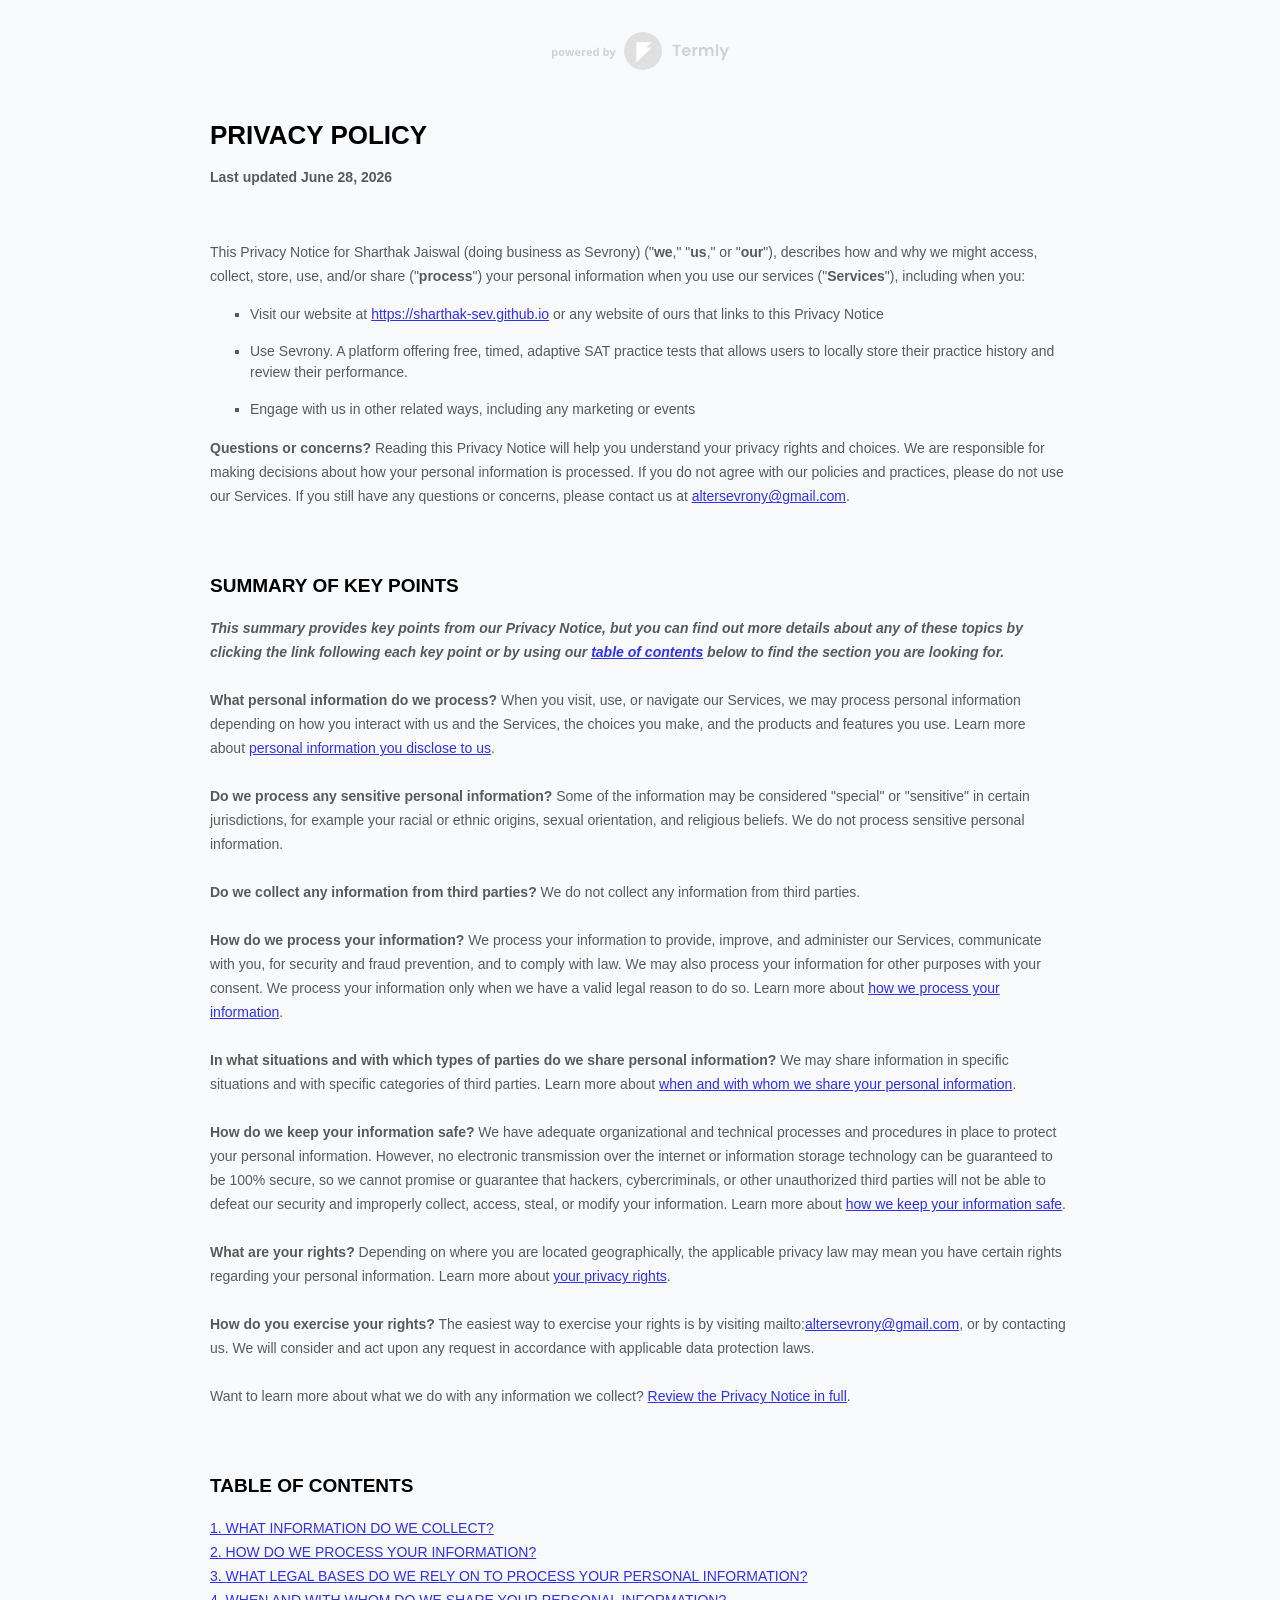
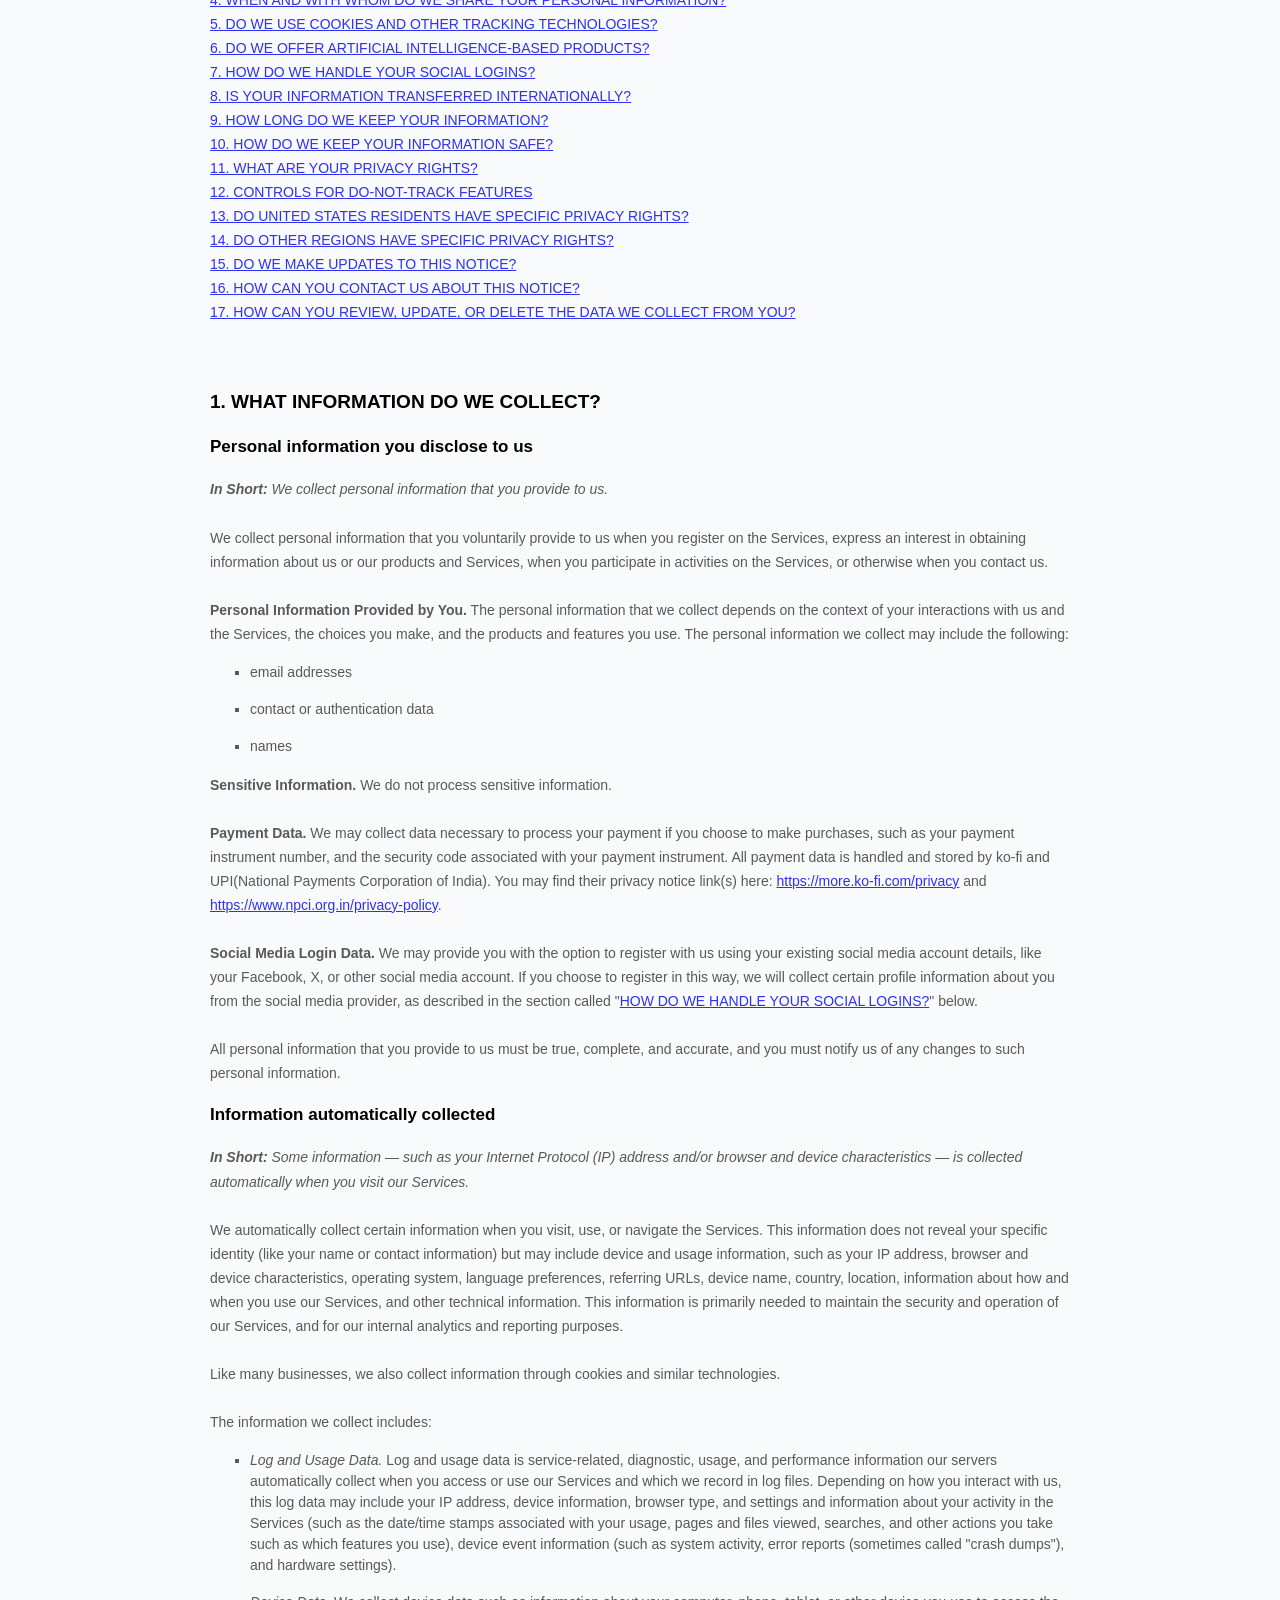
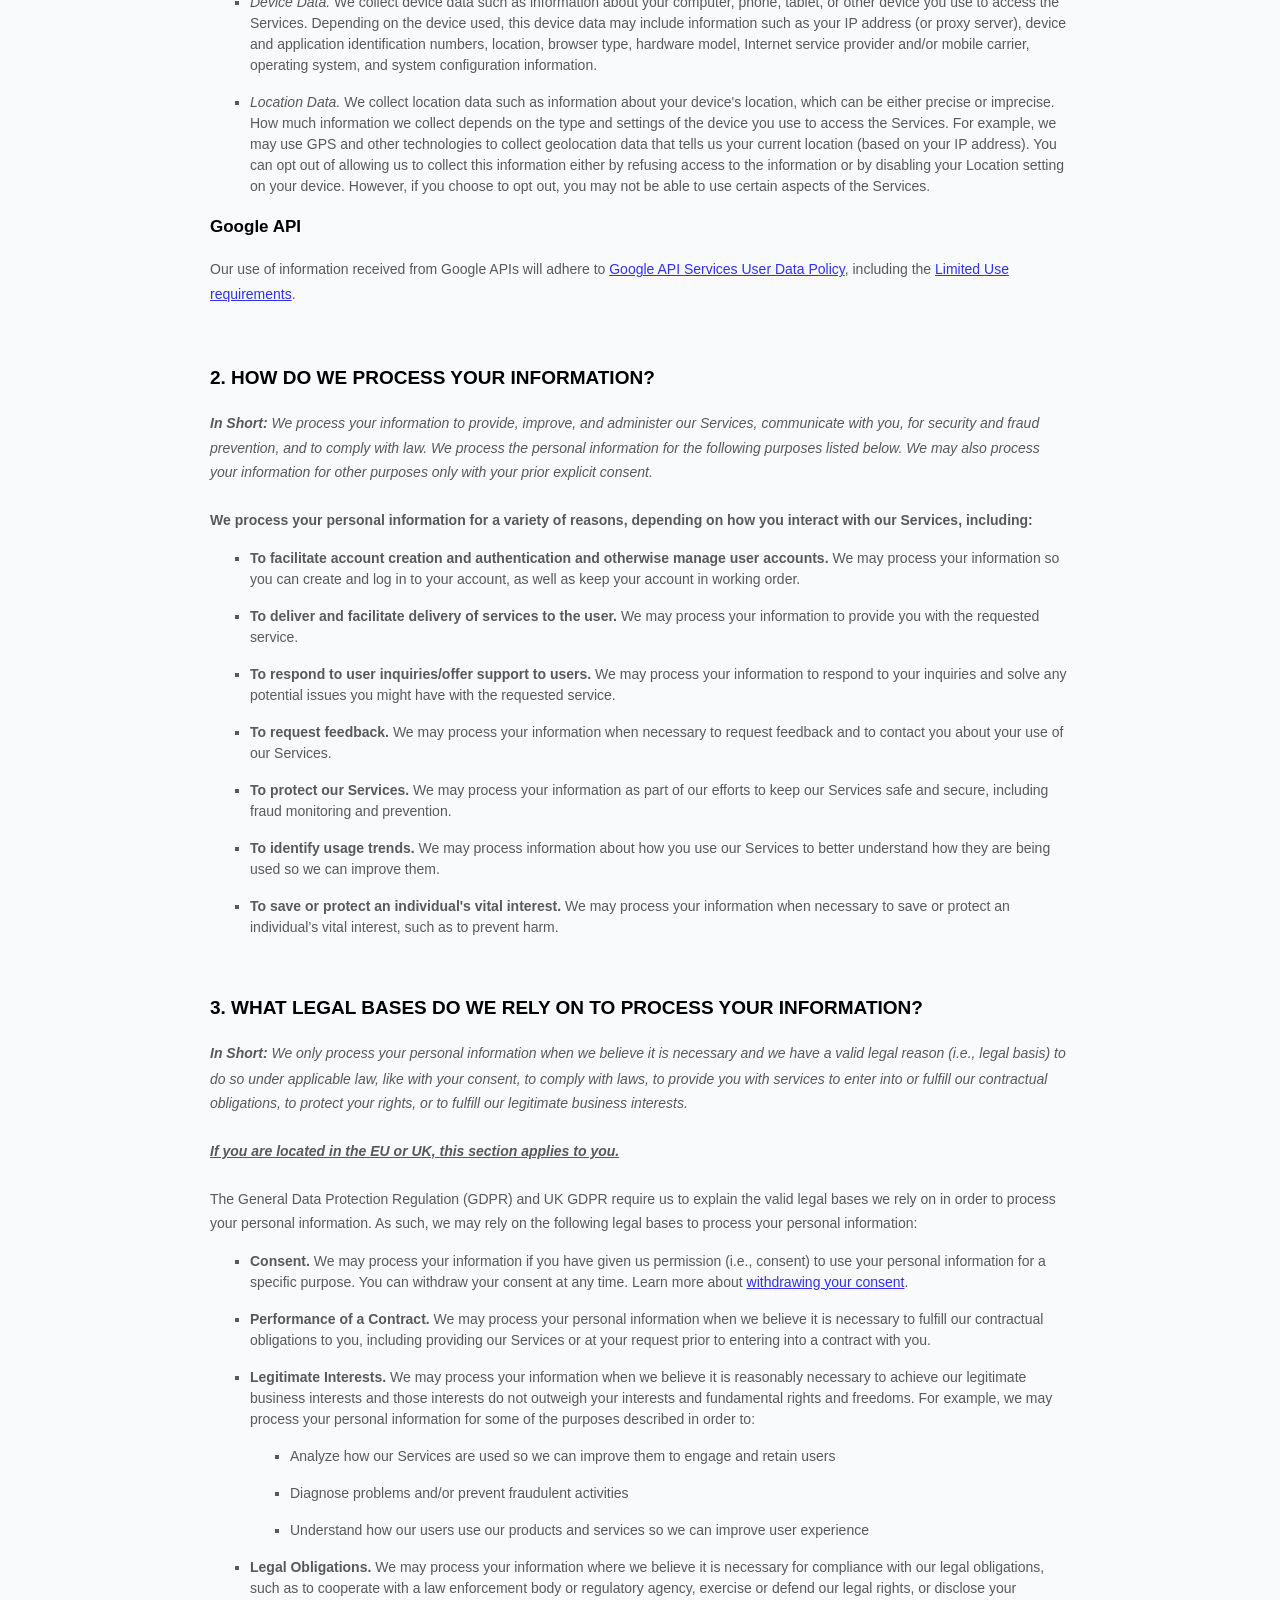
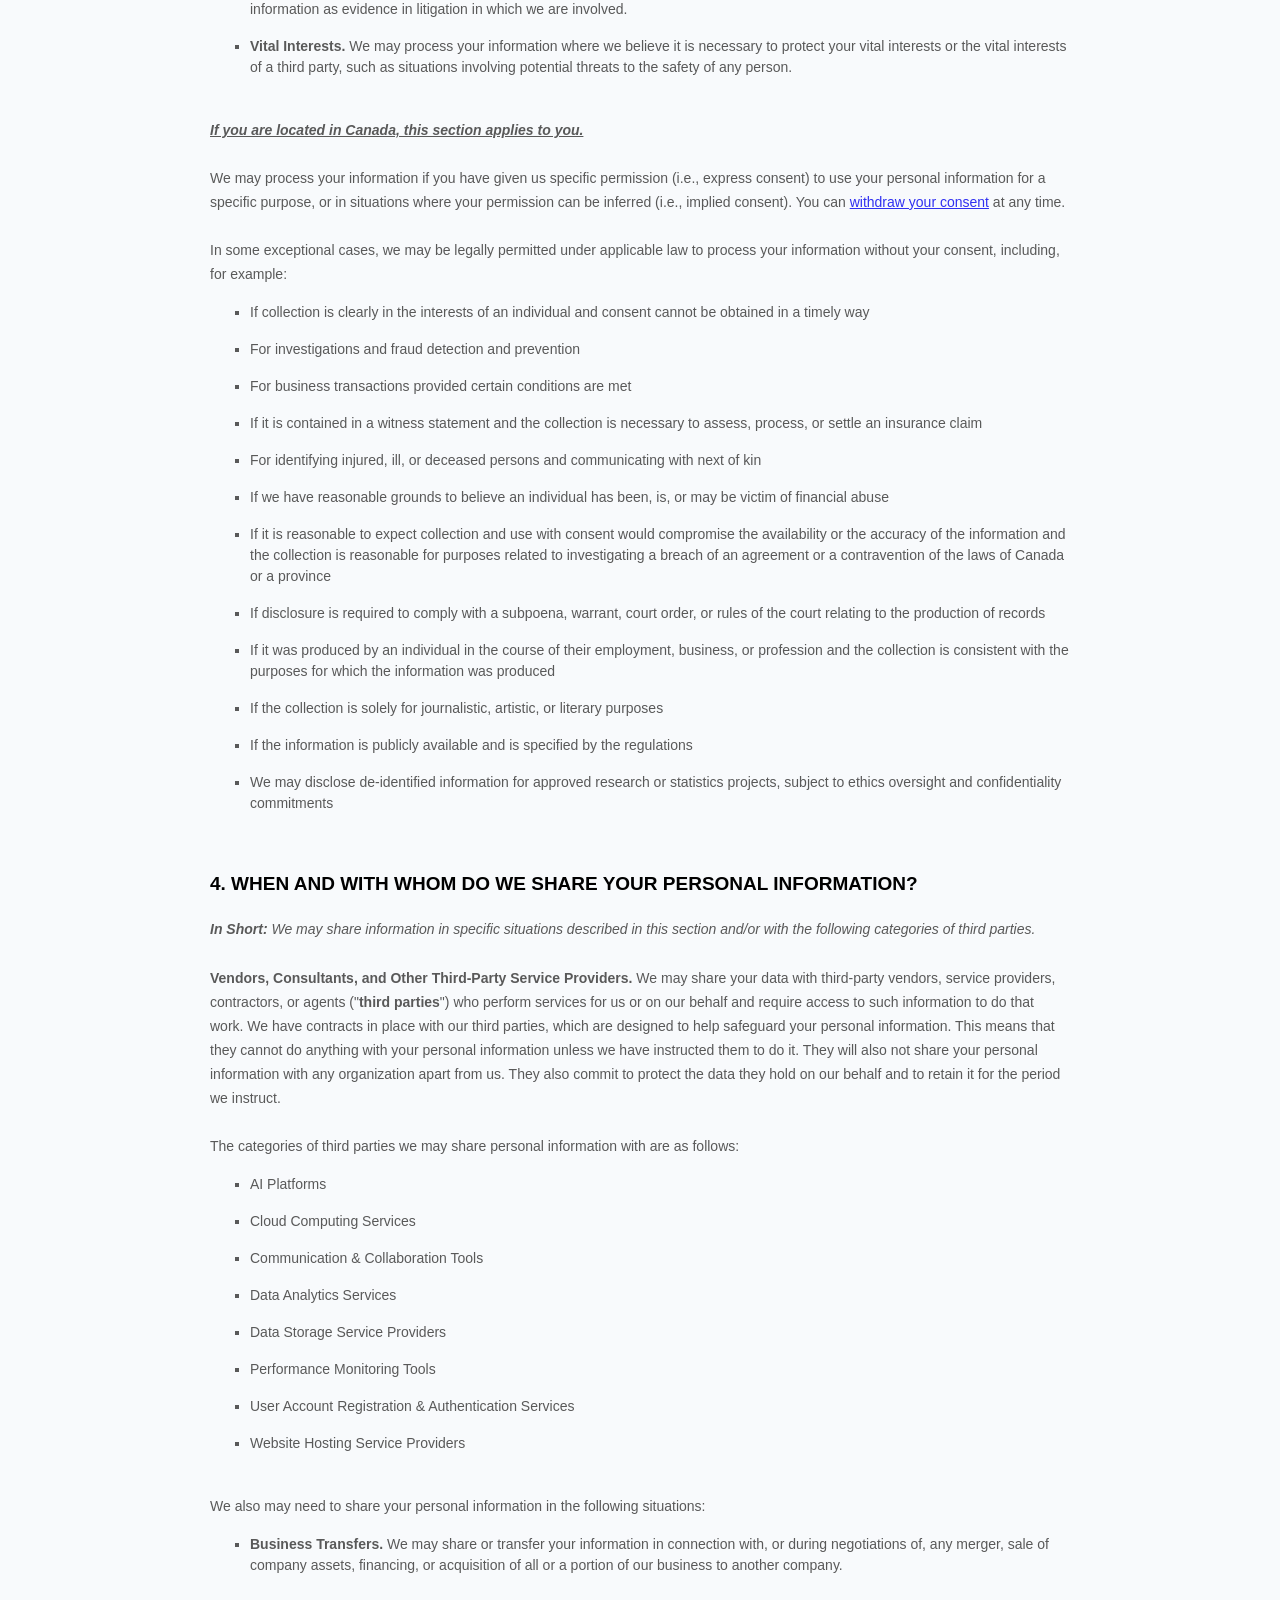
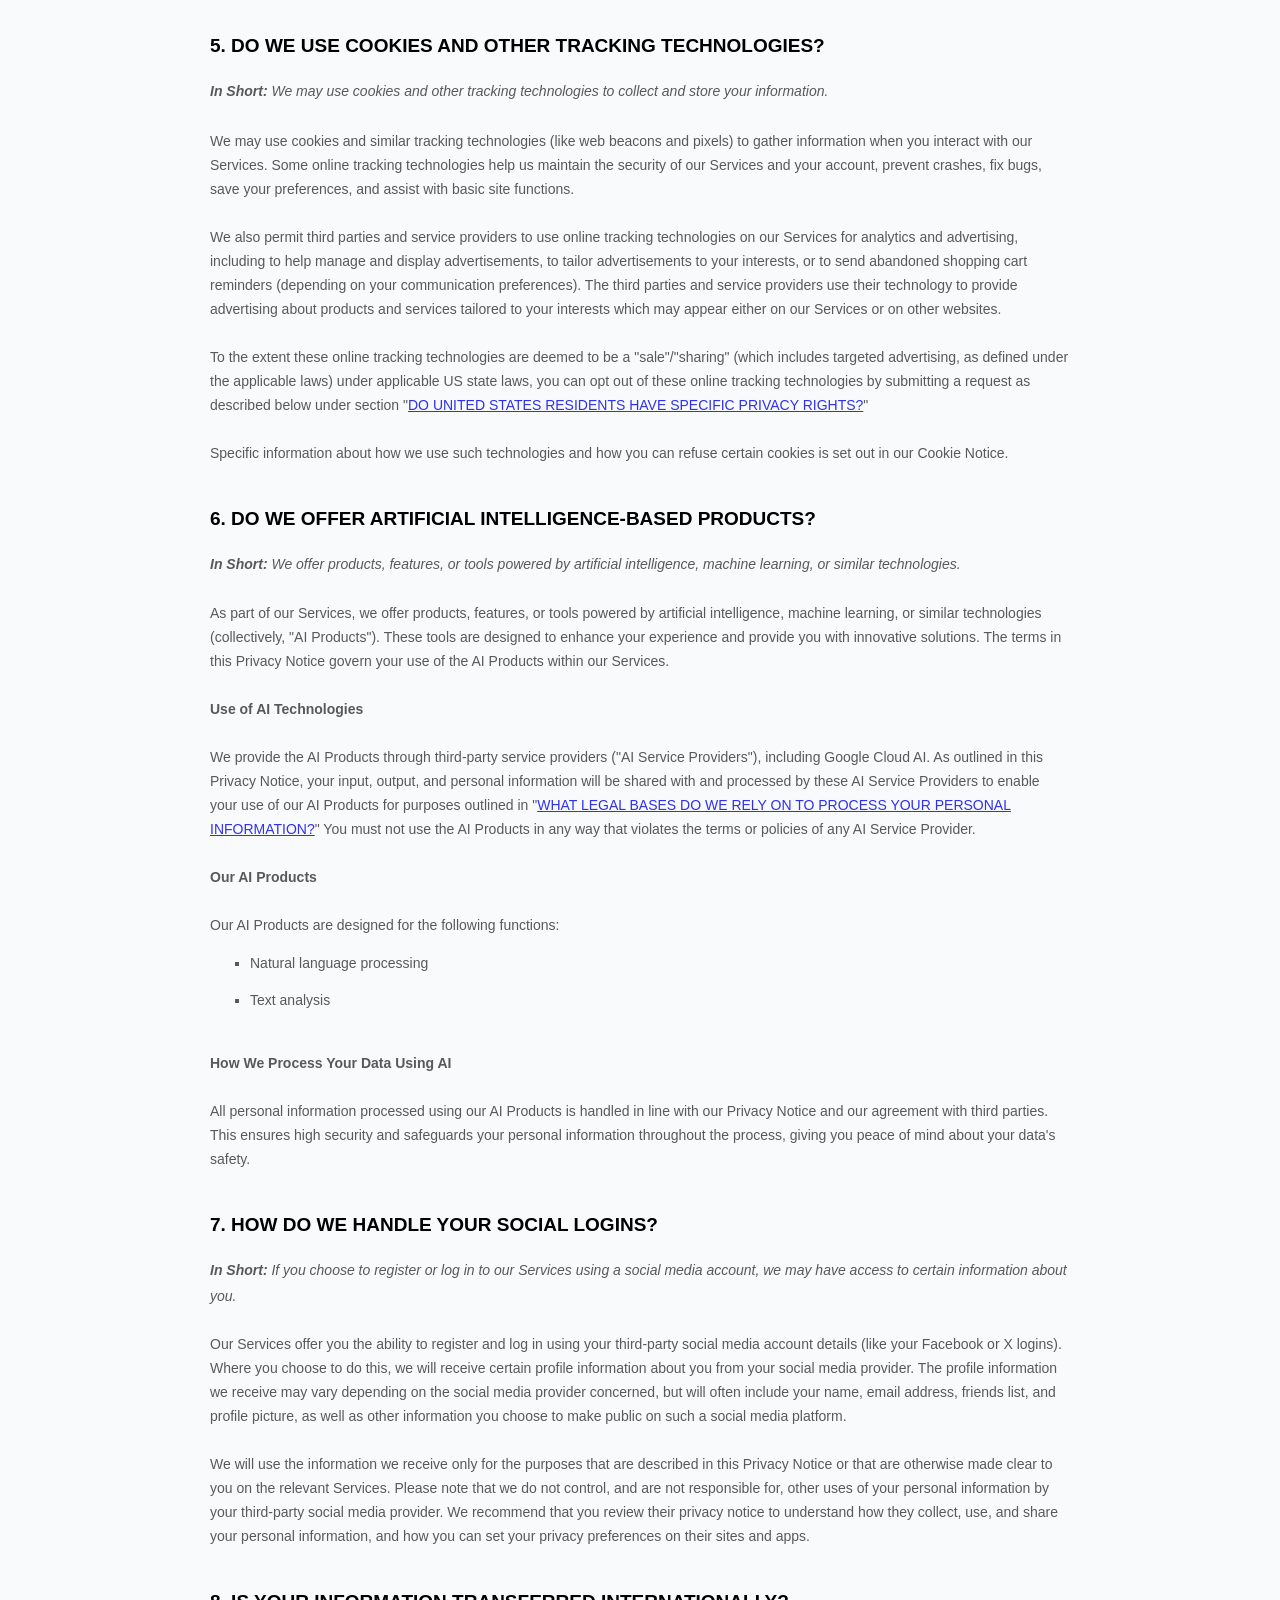
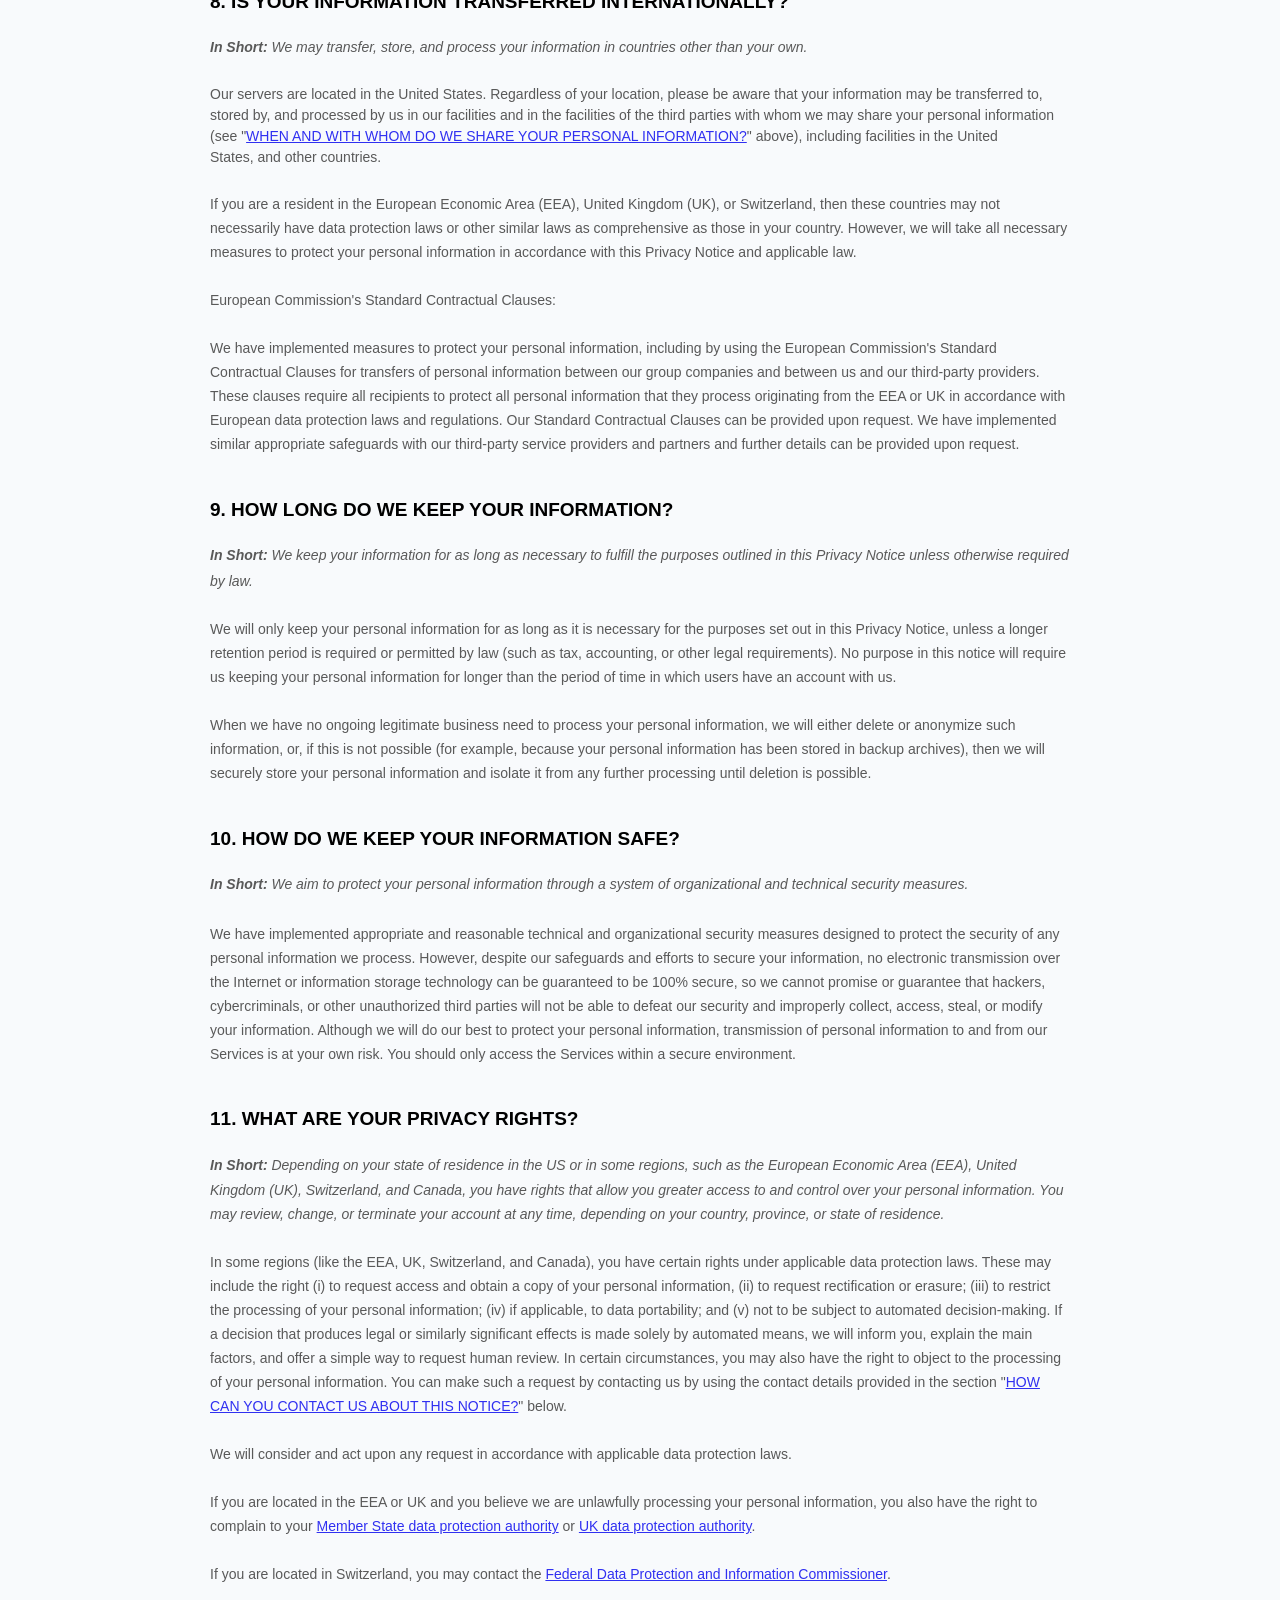
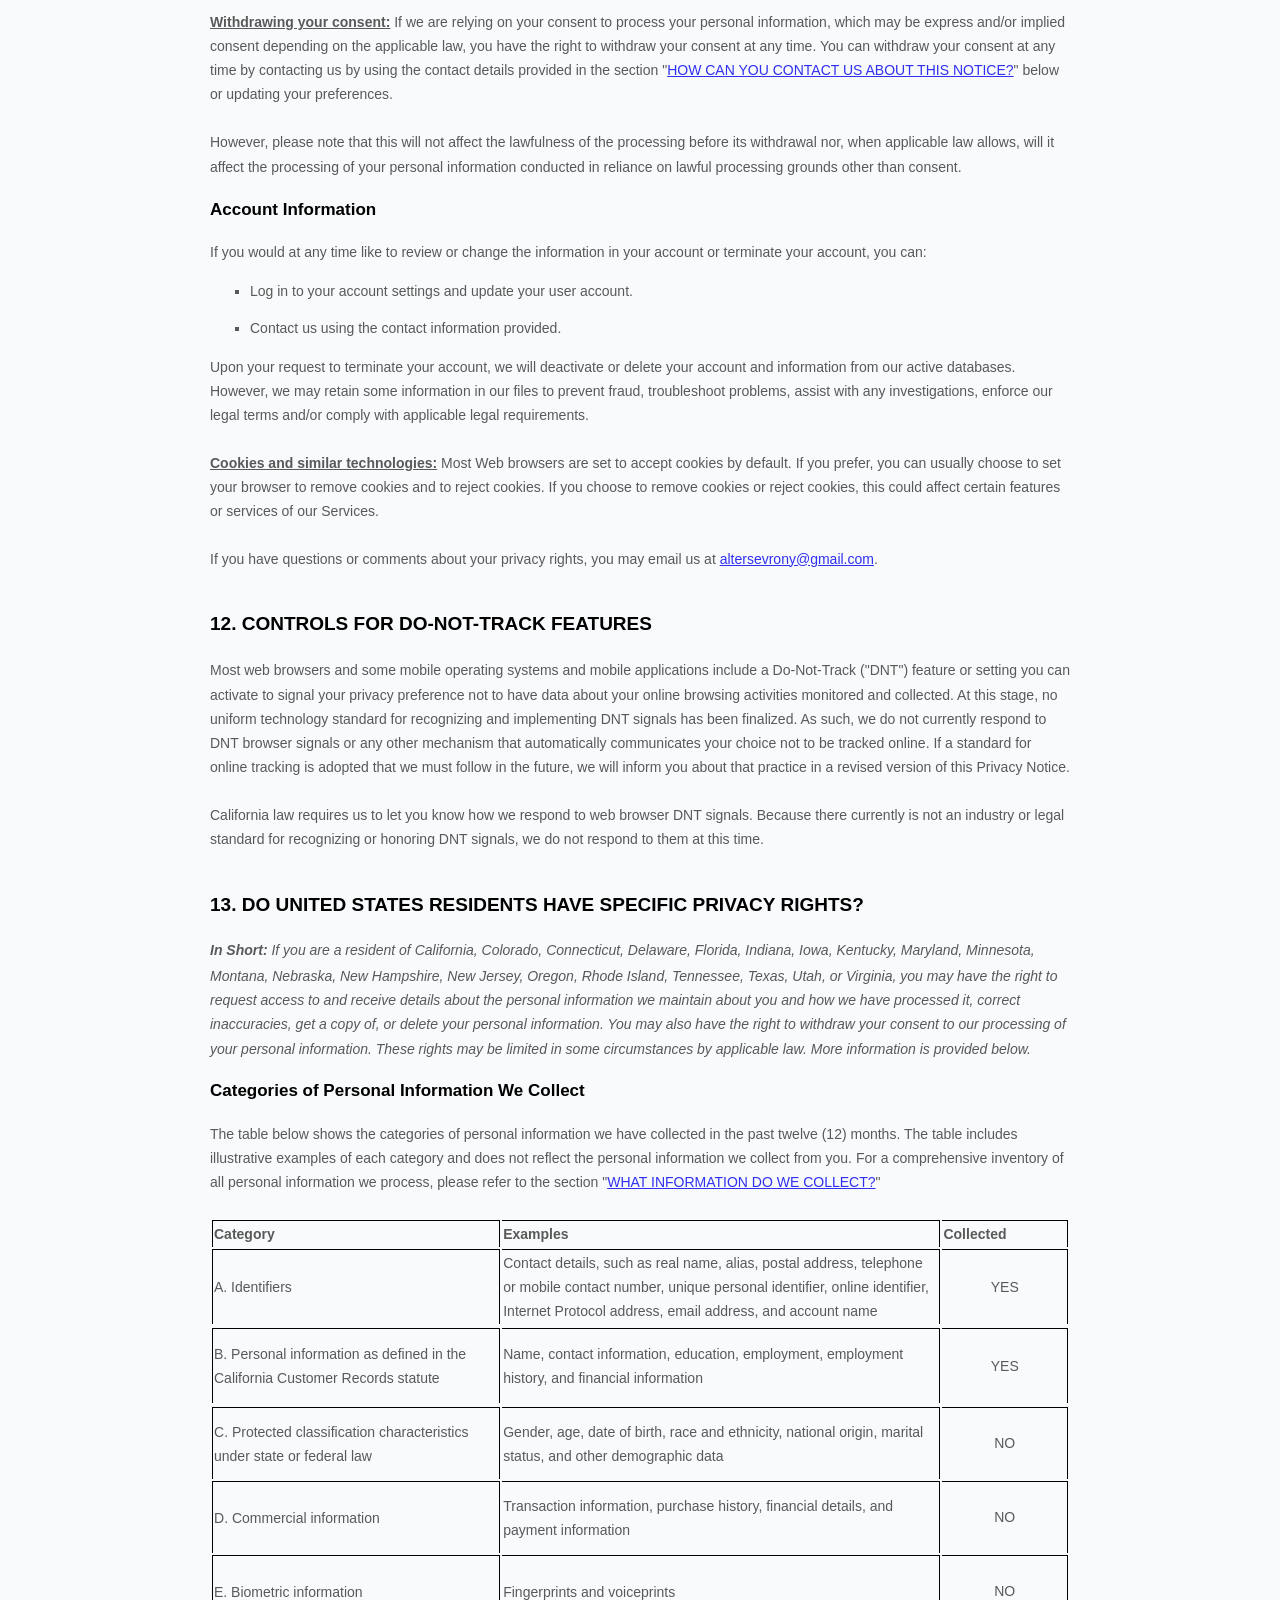
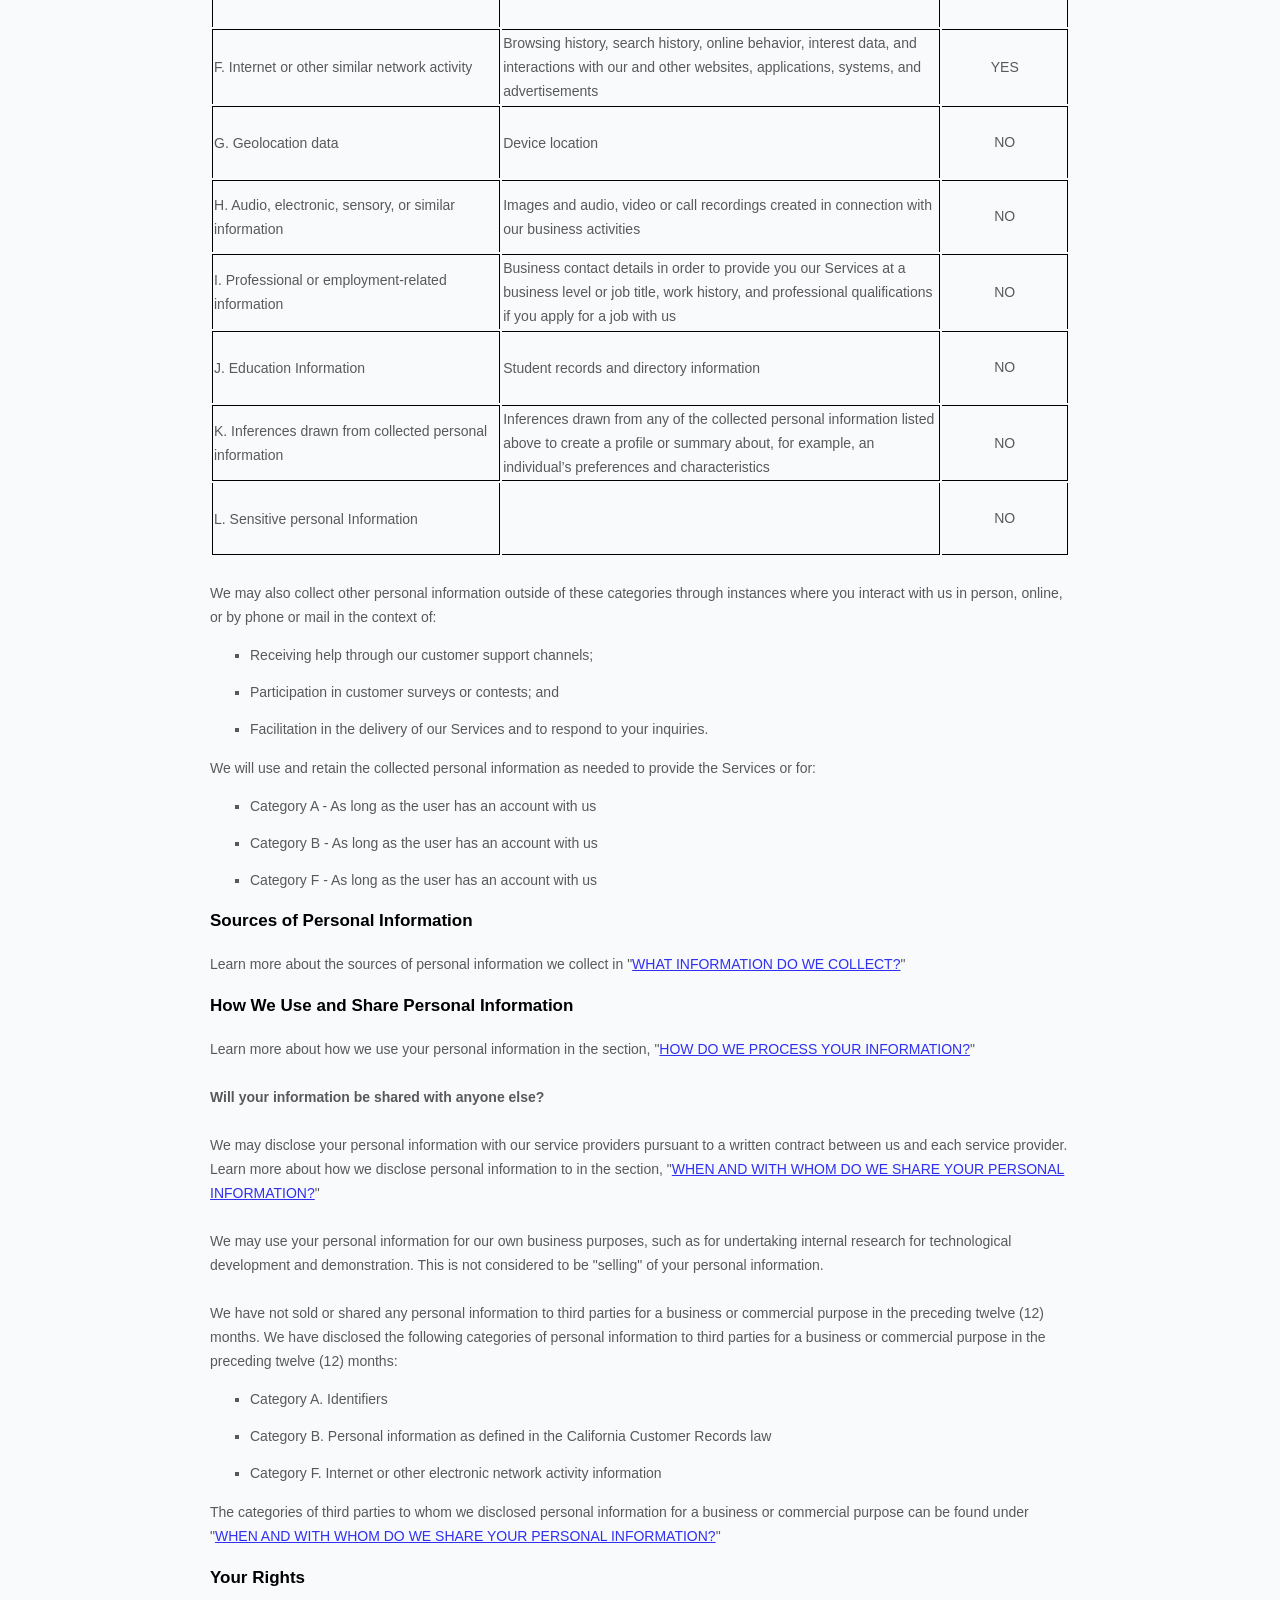
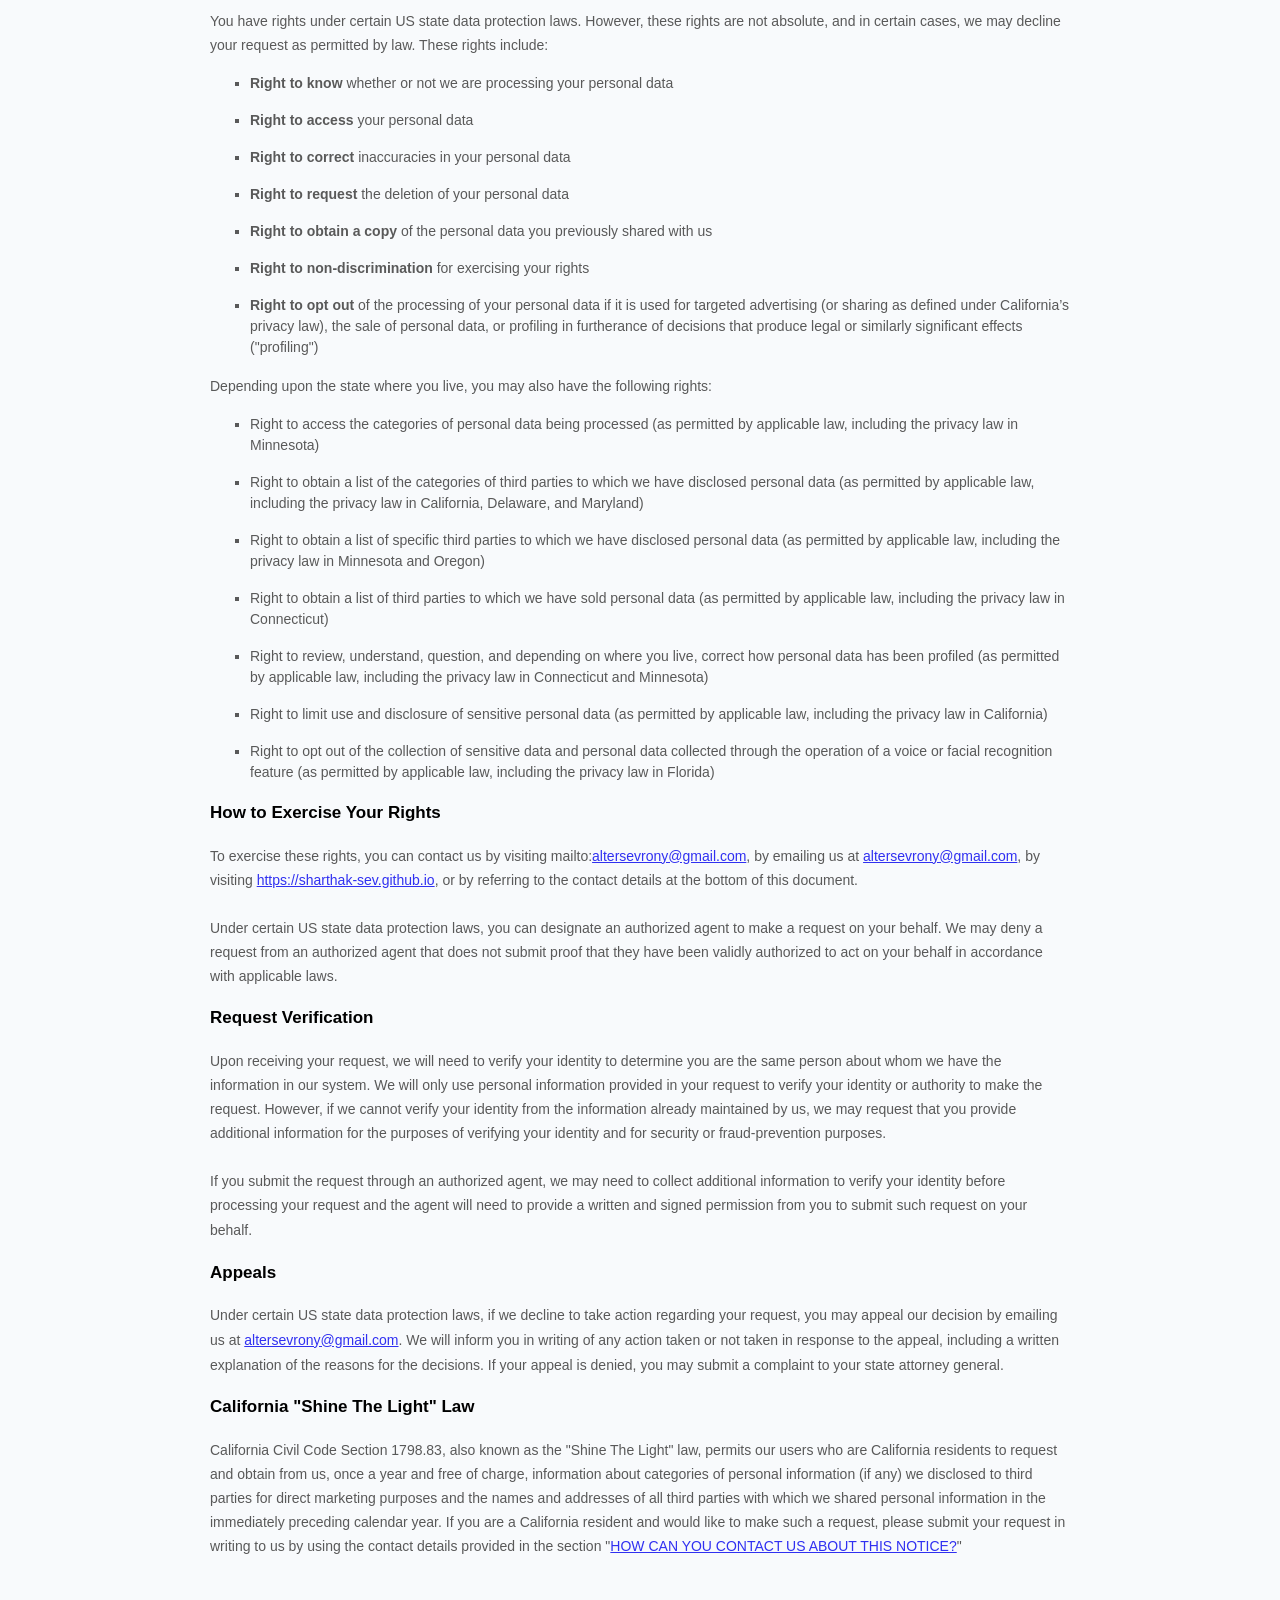
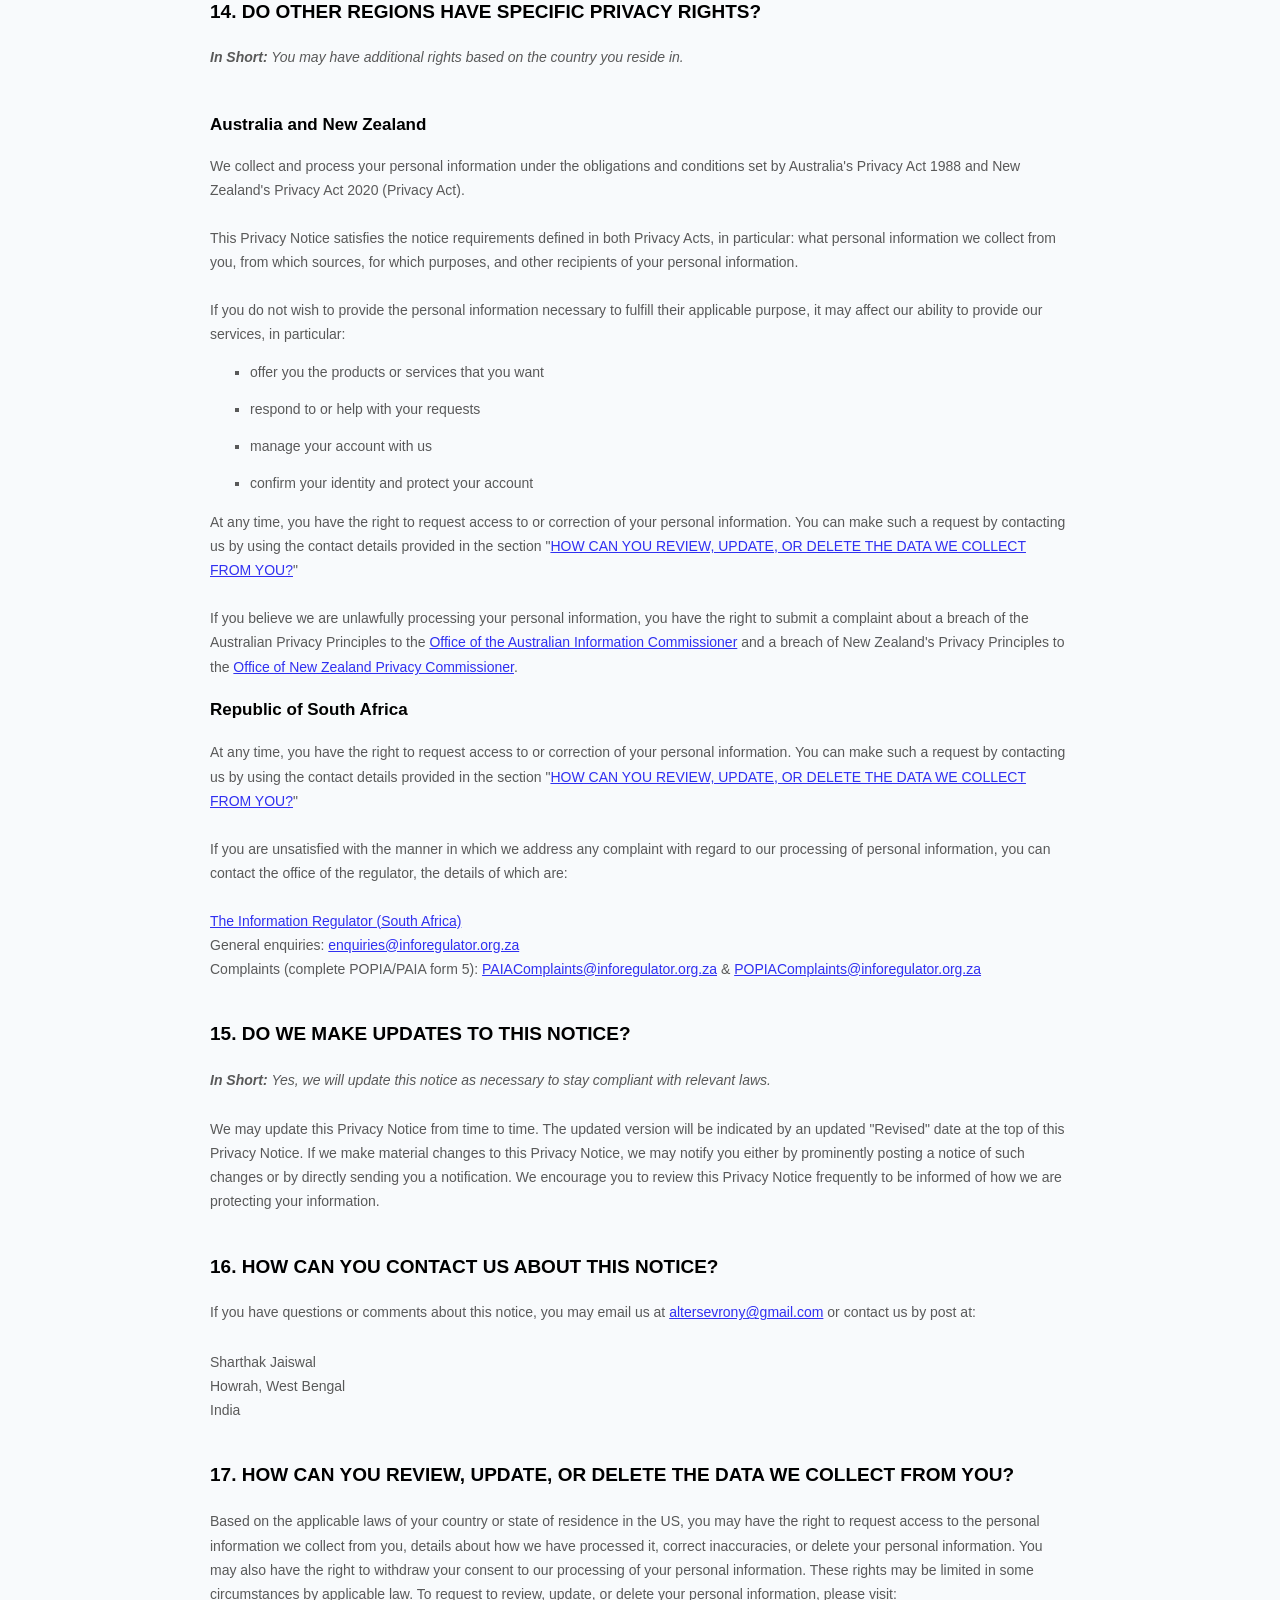
<file: privacy.html>
<!doctype html>
<html lang="en">
<head>
  <meta charset="utf-8">
  <meta name="viewport" content="width=device-width, initial-scale=1.0">
  <title>Privacy Policy - Sevrony</title>
  <meta name="description" content="Privacy Policy for Sevrony - Free Adaptive SAT Practice Tests.">
  <link rel="canonical" href="https://sharthak-sev.github.io/Sevrony/privacy.html" />
  <link rel="icon" type="image/svg+xml" href="logo.svg" sizes="any">
  <link rel="icon" type="image/x-icon" href="favicon.ico">
  <link rel="apple-touch-icon" href="apple-touch-icon.png">
  <meta name="theme-color" content="#0f172a">
  <link rel="stylesheet" href="styles.css?v=2.4.0">
  <style>
  [data-custom-class='body'], [data-custom-class='body'] * {
          background: transparent !important;
        }
[data-custom-class='title'], [data-custom-class='title'] * {
          font-family: Arial !important;
font-size: 26px !important;
color: #000000 !important;
        }
[data-custom-class='subtitle'], [data-custom-class='subtitle'] * {
          font-family: Arial !important;
color: #595959 !important;
font-size: 14px !important;
        }
[data-custom-class='heading_1'], [data-custom-class='heading_1'] * {
          font-family: Arial !important;
font-size: 19px !important;
color: #000000 !important;
        }
[data-custom-class='heading_2'], [data-custom-class='heading_2'] * {
          font-family: Arial !important;
font-size: 17px !important;
color: #000000 !important;
        }
[data-custom-class='body_text'], [data-custom-class='body_text'] * {
          color: #595959 !important;
font-size: 14px !important;
font-family: Arial !important;
        }
[data-custom-class='link'], [data-custom-class='link'] * {
          color: #3030F1 !important;
font-size: 14px !important;
font-family: Arial !important;
word-break: break-word !important;
</style>
</head>
<body style="background: var(--paper, #f8fafc); color: var(--ink, #09090b); padding: 32px 20px; max-width: 900px; margin: 0 auto; font-family: -apple-system, BlinkMacSystemFont, 'Segoe UI', Roboto, sans-serif;">
      <span style="display: block;margin: 0 auto 3.125rem;width: 11.125rem;height: 2.375rem;background: url([data-uri]) center no-repeat;"></span>

      <div data-custom-class="body">
      <div><strong><span style="font-size: 26px;"><span data-custom-class="title"><bdt class="block-component"></bdt><bdt class="question"><h1>PRIVACY POLICY</h1></bdt><bdt class="statement-end-if-in-editor"></bdt></span></span></strong></div><div><span style="color: rgb(127, 127, 127);"><strong><span style="font-size: 15px;"><span data-custom-class="subtitle">Last updated <bdt class="question">June 28, 2026</bdt></span></span></strong></span></div><div><br></div><div><br></div><div><br></div><div style="line-height: 1.5;"><span style="color: rgb(127, 127, 127);"><span style="color: rgb(89, 89, 89); font-size: 15px;"><span data-custom-class="body_text">This Privacy Notice for <bdt class="question noTranslate">Sharthak Jaiswal</bdt><bdt class="block-component"> (doing business as <bdt class="question noTranslate">Sevrony</bdt>)<bdt class="statement-end-if-in-editor"></bdt></bdt> (<bdt class="block-component"></bdt>"<strong>we</strong>," "<strong>us</strong>," or "<strong>our</strong>"<bdt class="statement-end-if-in-editor"></bdt></span><span data-custom-class="body_text">), describes how and why we might access, collect, store, use, and/or share (<bdt class="block-component"></bdt>"<strong>process</strong>"<bdt class="statement-end-if-in-editor"></bdt>) your personal information when you use our services (<bdt class="block-component"></bdt>"<strong>Services</strong>"<bdt class="statement-end-if-in-editor"></bdt>), including when you:</span></span></span><span style="font-size: 15px;"><span style="color: rgb(127, 127, 127);"><span data-custom-class="body_text"><span style="color: rgb(89, 89, 89);"><span data-custom-class="body_text"><bdt class="block-component"></bdt></span></span></span></span></span></div><ul><li data-custom-class="body_text" style="line-height: 1.5;"><span style="font-size: 15px; color: rgb(89, 89, 89);"><span style="font-size: 15px; color: rgb(89, 89, 89);"><span data-custom-class="body_text">Visit our website<bdt class="block-component"></bdt> at <span style="color: rgb(0, 58, 250);"><bdt class="question noTranslate"><a target="_blank" data-custom-class="link" href="https://sharthak-sev.github.io">https://sharthak-sev.github.io</a></bdt></span><span style="font-size: 15px;"><span style="color: rgb(89, 89, 89);"><span data-custom-class="body_text"><span style="font-size: 15px;"><span style="color: rgb(89, 89, 89);"><bdt class="statement-end-if-in-editor"> or any website of ours that links to this Privacy Notice</bdt></span></span></span></span></span></span></span></span></li></ul><div><bdt class="block-component"><span style="font-size: 15px;"><span style="font-size: 15px;"><span style="color: rgb(127, 127, 127);"><span data-custom-class="body_text"><span style="color: rgb(89, 89, 89);"><span data-custom-class="body_text"><bdt class="block-component"></bdt></bdt></span></span></span></span></span></span></span></span></li></ul><div style="line-height: 1.5;"><bdt class="block-component"><span style="font-size: 15px;"></span></bdt></div><ul><li data-custom-class="body_text" style="line-height: 1.5;"><span style="font-size: 15px;">Use <bdt class="question noTranslate">Sevrony</bdt>. <bdt class="question">A platform offering free, timed, adaptive SAT practice tests that allows users to locally store their practice history and review their performance.</bdt></span><bdt class="statement-end-if-in-editor"><span style="font-size: 15px;"></span></bdt></li></ul><div style="line-height: 1.5;"><span style="font-size: 15px;"><span style="color: rgb(127, 127, 127);"><span data-custom-class="body_text"><span style="color: rgb(89, 89, 89);"><span data-custom-class="body_text"><bdt class="block-component"></bdt></span></span></span></span></span></div><ul><li data-custom-class="body_text" style="line-height: 1.5;"><span style="font-size: 15px; color: rgb(89, 89, 89);"><span style="font-size: 15px; color: rgb(89, 89, 89);"><span data-custom-class="body_text">Engage with us in other related ways, including any marketing or events<span style="font-size: 15px;"><span style="color: rgb(89, 89, 89);"><span data-custom-class="body_text"><span style="font-size: 15px;"><span style="color: rgb(89, 89, 89);"><bdt class="statement-end-if-in-editor"></bdt></span></span></span></span></span></span></span></span></li></ul><div style="line-height: 1.5;"><span style="font-size: 15px;"><span style="color: rgb(127, 127, 127);"><span data-custom-class="body_text"><strong>Questions or concerns? </strong>Reading this Privacy Notice will help you understand your privacy rights and choices. We are responsible for making decisions about how your personal information is processed. If you do not agree with our policies and practices, please do not use our Services.<bdt class="block-component"></bdt> If you still have any questions or concerns, please contact us at <bdt class="question noTranslate"><a target="_blank" data-custom-class="link" href="mailto:altersevrony@gmail.com">altersevrony@gmail.com</a></bdt>.</span></span></span></div><div style="line-height: 1.5;"><br></div><div style="line-height: 1.5;"><br></div><div style="line-height: 1.5;"><strong><span style="font-size: 15px;"><span data-custom-class="heading_1"><h2>SUMMARY OF KEY POINTS</h2></span></span></strong></div><div style="line-height: 1.5;"><span style="font-size: 15px;"><span data-custom-class="body_text"><strong><em>This summary provides key points from our Privacy Notice, but you can find out more details about any of these topics by clicking the link following each key point or by using our </em></strong></span></span><a data-custom-class="link" href="#toc"><span style="color: rgb(0, 58, 250); font-size: 15px;"><span data-custom-class="body_text"><strong><em>table of contents</em></strong></span></span></a><span style="font-size: 15px;"><span data-custom-class="body_text"><strong><em> below to find the section you are looking for.</em></strong></span></span></div><div style="line-height: 1.5;"><br></div><div style="line-height: 1.5;"><span style="font-size: 15px;"><span data-custom-class="body_text"><strong>What personal information do we process?</strong> When you visit, use, or navigate our Services, we may process personal information depending on how you interact with us and the Services, the choices you make, and the products and features you use. Learn more about </span></span><a data-custom-class="link" href="#personalinfo"><span style="color: rgb(0, 58, 250); font-size: 15px;"><span data-custom-class="body_text">personal information you disclose to us</span></span></a><span data-custom-class="body_text">.</span></div><div style="line-height: 1.5;"><br></div><div style="line-height: 1.5;"><span style="font-size: 15px;"><span data-custom-class="body_text"><strong>Do we process any sensitive personal information? </strong>Some of the information may be considered <bdt class="block-component"></bdt>"special" or "sensitive"<bdt class="statement-end-if-in-editor"></bdt> in certain jurisdictions, for example your racial or ethnic origins, sexual orientation, and religious beliefs. <bdt class="block-component"></bdt>We do not process sensitive personal information.<bdt class="else-block"></bdt></span></span></div><div style="line-height: 1.5;"><br></div><div style="line-height: 1.5;"><span style="font-size: 15px;"><span data-custom-class="body_text"><strong>Do we collect any information from third parties?</strong> <bdt class="block-component"></bdt>We do not collect any information from third parties.<bdt class="else-block"></bdt></span></span></div><div style="line-height: 1.5;"><br></div><div style="line-height: 1.5;"><span style="font-size: 15px;"><span data-custom-class="body_text"><strong>How do we process your information?</strong> We process your information to provide, improve, and administer our Services, communicate with you, for security and fraud prevention, and to comply with law. We may also process your information for other purposes with your consent. We process your information only when we have a valid legal reason to do so. Learn more about </span></span><a data-custom-class="link" href="#infouse"><span style="color: rgb(0, 58, 250); font-size: 15px;"><span data-custom-class="body_text">how we process your information</span></span></a><span data-custom-class="body_text">.</span></div><div style="line-height: 1.5;"><br></div><div style="line-height: 1.5;"><span style="font-size: 15px;"><span data-custom-class="body_text"><strong>In what situations and with which <bdt class="block-component"></bdt>types of <bdt class="statement-end-if-in-editor"></bdt>parties do we share personal information?</strong> We may share information in specific situations and with specific <bdt class="block-component"></bdt>categories of <bdt class="statement-end-if-in-editor"></bdt>third parties. Learn more about </span></span><a data-custom-class="link" href="#whoshare"><span style="color: rgb(0, 58, 250); font-size: 15px;"><span data-custom-class="body_text">when and with whom we share your personal information</span></span></a><span style="font-size: 15px;"><span data-custom-class="body_text">.<bdt class="block-component"></bdt></span></span></div><div style="line-height: 1.5;"><br></div><div style="line-height: 1.5;"><span style="font-size: 15px;"><span data-custom-class="body_text"><strong>How do we keep your information safe?</strong> We have adequate <bdt class="block-component"></bdt>organizational<bdt class="statement-end-if-in-editor"></bdt> and technical processes and procedures in place to protect your personal information. However, no electronic transmission over the internet or information storage technology can be guaranteed to be 100% secure, so we cannot promise or guarantee that hackers, cybercriminals, or other <bdt class="block-component"></bdt>unauthorized<bdt class="statement-end-if-in-editor"></bdt> third parties will not be able to defeat our security and improperly collect, access, steal, or modify your information. Learn more about </span></span><a data-custom-class="link" href="#infosafe"><span style="color: rgb(0, 58, 250); font-size: 15px;"><span data-custom-class="body_text">how we keep your information safe</span></span></a><span data-custom-class="body_text">.</span><span style="font-size: 15px;"><span data-custom-class="body_text"><bdt class="statement-end-if-in-editor"></bdt></span></span></div><div style="line-height: 1.5;"><br></div><div style="line-height: 1.5;"><span style="font-size: 15px;"><span data-custom-class="body_text"><strong>What are your rights?</strong> Depending on where you are located geographically, the applicable privacy law may mean you have certain rights regarding your personal information. Learn more about </span></span><a data-custom-class="link" href="#privacyrights"><span style="color: rgb(0, 58, 250); font-size: 15px;"><span data-custom-class="body_text">your privacy rights</span></span></a><span data-custom-class="body_text">.</span></div><div style="line-height: 1.5;"><br></div><div style="line-height: 1.5;"><span style="font-size: 15px;"><span data-custom-class="body_text"><strong>How do you exercise your rights?</strong> The easiest way to exercise your rights is by <bdt class="block-component"></bdt>visiting <span style="color: rgb(0, 58, 250);"><bdt class="question noTranslate">mailto:<a target="_blank" data-custom-class="link" href="mailto:altersevrony@gmail.com">altersevrony@gmail.com</a></bdt></span><bdt class="else-block"></bdt>, or by contacting us. We will consider and act upon any request in accordance with applicable data protection laws.</span></span></div><div style="line-height: 1.5;"><br></div><div style="line-height: 1.5;"><span style="font-size: 15px;"><span data-custom-class="body_text">Want to learn more about what we do with any information we collect? </span></span><a data-custom-class="link" href="#toc"><span style="color: rgb(0, 58, 250); font-size: 15px;"><span data-custom-class="body_text">Review the Privacy Notice in full</span></span></a><span style="font-size: 15px;"><span data-custom-class="body_text">.</span></span></div><div style="line-height: 1.5;"><br></div><div style="line-height: 1.5;"><br></div><div id="toc" style="line-height: 1.5;"><span style="font-size: 15px;"><span style="color: rgb(127, 127, 127);"><span style="color: rgb(0, 0, 0);"><strong><span data-custom-class="heading_1"><h2>TABLE OF CONTENTS</h2></span></strong></span></span></span></div><div style="line-height: 1.5;"><span style="font-size: 15px;"><a data-custom-class="link" href="#infocollect"><span style="color: rgb(0, 58, 250);">1. WHAT INFORMATION DO WE COLLECT?</span></a></span></div><div style="line-height: 1.5;"><span style="font-size: 15px;"><a data-custom-class="link" href="#infouse"><span style="color: rgb(0, 58, 250);">2. HOW DO WE PROCESS YOUR INFORMATION?<bdt class="block-component"></bdt></span></a></span></div><div style="line-height: 1.5;"><span style="font-size: 15px;"><a data-custom-class="link" href="#legalbases"><span style="color: rgb(0, 58, 250);">3. <span style="font-size: 15px;"><span style="color: rgb(0, 58, 250);">WHAT LEGAL BASES DO WE RELY ON TO PROCESS YOUR PERSONAL INFORMATION?</span></span><bdt class="statement-end-if-in-editor"></bdt></span></a></span></div><div style="line-height: 1.5;"><span style="font-size: 15px;"><span style="color: rgb(0, 58, 250);"><a data-custom-class="link" href="#whoshare">4. WHEN AND WITH WHOM DO WE SHARE YOUR PERSONAL INFORMATION?</a></span><span data-custom-class="body_text"><bdt class="block-component"></bdt></a><span style="color: rgb(127, 127, 127);"><span style="color: rgb(89, 89, 89);"><span data-custom-class="body_text"><span style="color: rgb(89, 89, 89);"><bdt class="block-component"></bdt></span></span></span></span></span></div><div style="line-height: 1.5;"><span style="font-size: 15px;"><a data-custom-class="link" href="#cookies"><span style="color: rgb(0, 58, 250);">5. DO WE USE COOKIES AND OTHER TRACKING TECHNOLOGIES?</span></a><span style="color: rgb(127, 127, 127);"><span style="color: rgb(89, 89, 89);"><span data-custom-class="body_text"><span style="color: rgb(89, 89, 89);"><bdt class="statement-end-if-in-editor"></bdt></span></span></span></span><bdt class="block-component"></bdt></span></div><div style="line-height: 1.5;"><a data-custom-class="link" href="#ai"><span style="color: rgb (0, 58, 250);">6. DO WE OFFER ARTIFICIAL INTELLIGENCE-BASED PRODUCTS?</span></a><span style="font-size: 15px;"><bdt class="statement-end-if-in-editor"></bdt></span></div><div style="line-height: 1.5;"><span style="font-size: 15px;"><span style="color: rgb(127, 127, 127);"><span style="color: rgb(89, 89, 89);"><span data-custom-class="body_text"><span style="color: rgb(89, 89, 89);"><span style="color: rgb(89, 89, 89);"><span style="color: rgb(89, 89, 89);"><bdt class="block-component"></bdt></span></span></span></span></span></span></span></div><div style="line-height: 1.5;"><span style="font-size: 15px;"><a data-custom-class="link" href="#sociallogins"><span style="color: rgb(0, 58, 250);"><span style="color: rgb(0, 58, 250);"><span style="color: rgb(0, 58, 250);">7. HOW DO WE HANDLE YOUR SOCIAL LOGINS?</span></span></span></a><span style="color: rgb(127, 127, 127);"><span style="color: rgb(89, 89, 89);"><span data-custom-class="body_text"><span style="color: rgb(89, 89, 89);"><span style="color: rgb(89, 89, 89);"><span style="color: rgb(89, 89, 89);"><bdt class="statement-end-if-in-editor"></bdt></span></span> <bdt class="block-component"></bdt></span></span></span></span></span></div><div style="line-height: 1.5;"><span style="font-size: 15px;"><a data-custom-class="link" href="#intltransfers"><span style="color: rgb(0, 58, 250);">8. IS YOUR INFORMATION TRANSFERRED INTERNATIONALLY?</span></a><span style="color: rgb(127, 127, 127);"><span style="color: rgb(89, 89, 89);"><span data-custom-class="body_text"><span style="color: rgb(89, 89, 89);"><bdt class="statement-end-if-in-editor"></bdt></span></span></span></span></span></div><div style="line-height: 1.5;"><span style="font-size: 15px;"><a data-custom-class="link" href="#inforetain"><span style="color: rgb(0, 58, 250);">9. HOW LONG DO WE KEEP YOUR INFORMATION?</span></a><span style="color: rgb(127, 127, 127);"><span style="color: rgb(89, 89, 89);"><span data-custom-class="body_text"><span style="color: rgb(89, 89, 89);"><span style="color: rgb(89, 89, 89);"><bdt class="block-component"></bdt></span></span></span></span></span></span></div><div style="line-height: 1.5;"><span style="font-size: 15px;"><a data-custom-class="link" href="#infosafe"><span style="color: rgb(0, 58, 250);">10. HOW DO WE KEEP YOUR INFORMATION SAFE?</span></a><span style="color: rgb(127, 127, 127);"><span style="color: rgb(89, 89, 89);"><span data-custom-class="body_text"><span style="color: rgb(89, 89, 89);"><bdt class="statement-end-if-in-editor"></bdt><bdt class="block-component"></bdt></span></span></span></span></span></div><div style="line-height: 1.5;"><span style="font-size: 15px;"><span style="color: rgb(0, 58, 250);"><a data-custom-class="link" href="#privacyrights">11. WHAT ARE YOUR PRIVACY RIGHTS?</a></span></span></div><div style="line-height: 1.5;"><span style="font-size: 15px;"><a data-custom-class="link" href="#DNT"><span style="color: rgb(0, 58, 250);">12. CONTROLS FOR DO-NOT-TRACK FEATURES<bdt class="block-component"></bdt></span></a></span></div><div style="line-height: 1.5;"><span style="font-size: 15px;"><a data-custom-class="link" href="#uslaws"><span style="color: rgb(0, 58, 250);">13. DO UNITED STATES RESIDENTS HAVE SPECIFIC PRIVACY RIGHTS?</span></a></span><bdt class="block-component"><span style="font-size: 15px;"><span data-custom-class="body_text"></span></span></bdt></div><div style="line-height: 1.5;"><a data-custom-class="link" href="#otherlaws"><span style="color: rgb(0, 58, 250); font-size: 15px;">14. DO OTHER REGIONS HAVE SPECIFIC PRIVACY RIGHTS?</span></a><span style="font-size: 15px;"><bdt class="statement-end-if-in-editor"><span data-custom-class="body_text"></span></bdt></span></div><div style="line-height: 1.5;"><bdt class="block-component"><span style="font-size: 15px;"></bdt><bdt class="block-component"></bdt><bdt class="block-component"></bdt><bdt class="block-component"></bdt><bdt class="block-component"></bdt><bdt class="block-component"></bdt><bdt class="block-component"></bdt><bdt class="block-component"></bdt><bdt class="block-component"></bdt><bdt class="block-component"></span></bdt></div><div style="line-height: 1.5;"><span style="font-size: 15px;"><a data-custom-class="link" href="#policyupdates"><span style="color: rgb(0, 58, 250);">15. DO WE MAKE UPDATES TO THIS NOTICE?</span></a></span></div><div style="line-height: 1.5;"><a data-custom-class="link" href="#contact"><span style="color: rgb(0, 58, 250); font-size: 15px;">16. HOW CAN YOU CONTACT US ABOUT THIS NOTICE?</span></a></div><div style="line-height: 1.5;"><a data-custom-class="link" href="#request"><span style="color: rgb(0, 58, 250);">17. HOW CAN YOU REVIEW, UPDATE, OR DELETE THE DATA WE COLLECT FROM YOU?</span></a></div><div style="line-height: 1.5;"><br></div><div style="line-height: 1.5;"><br></div><div id="infocollect" style="line-height: 1.5;"><span style="color: rgb(0, 0, 0);"><span style="color: rgb(0, 0, 0); font-size: 15px;"><span style="font-size: 15px; color: rgb(0, 0, 0);"><span style="font-size: 15px; color: rgb(0, 0, 0);"><span id="control" style="color: rgb(0, 0, 0);"><strong><span data-custom-class="heading_1"><h2>1. WHAT INFORMATION DO WE COLLECT?</h2></span></strong></span></span></span></span></span><span data-custom-class="heading_2" id="personalinfo" style="color: rgb(0, 0, 0);"><span style="font-size: 15px;"><strong><h3>Personal information you disclose to us</h3></strong></span></span><span style="color: rgb(127, 127, 127);"><span style="color: rgb(89, 89, 89); font-size: 15px;"><span data-custom-class="body_text"><span style="font-size: 15px; color: rgb(89, 89, 89);"><span style="font-size: 15px; color: rgb(89, 89, 89);"><span data-custom-class="body_text"><strong><em>In Short:</em></strong></span></span></span></span><span data-custom-class="body_text"><span style="font-size: 15px; color: rgb(89, 89, 89);"><span style="font-size: 15px; color: rgb(89, 89, 89);"><span data-custom-class="body_text"><strong><em> </em></strong><em>We collect personal information that you provide to us.</em></span></span></span></span></span></span></div><div style="line-height: 1.5;"><br></div><div style="line-height: 1.5;"><span style="font-size: 15px; color: rgb(89, 89, 89);"><span style="font-size: 15px; color: rgb(89, 89, 89);"><span data-custom-class="body_text">We collect personal information that you voluntarily provide to us when you <span style="font-size: 15px;"><bdt class="block-component"></bdt></span>register on the Services, </span><span style="font-size: 15px;"><span data-custom-class="body_text"><span style="font-size: 15px;"><bdt class="statement-end-if-in-editor"></bdt></span></span><span data-custom-class="body_text">express an interest in obtaining information about us or our products and Services, when you participate in activities on the Services, or otherwise when you contact us.</span></span></span></span></div><div style="line-height: 1.5;"><br></div><div style="line-height: 1.5;"><span style="font-size: 15px; color: rgb(89, 89, 89);"><span style="font-size: 15px; color: rgb(89, 89, 89);"><span data-custom-class="body_text"><span style="font-size: 15px;"><bdt class="block-component"></bdt></span></span></span></span></div><div style="line-height: 1.5;"><span style="font-size: 15px; color: rgb(89, 89, 89);"><span style="font-size: 15px; color: rgb(89, 89, 89);"><span data-custom-class="body_text"><strong>Personal Information Provided by You.</strong> The personal information that we collect depends on the context of your interactions with us and the Services, the choices you make, and the products and features you use. The personal information we collect may include the following:<span style="font-size: 15px;"><span data-custom-class="body_text"><bdt class="forloop-component"></bdt></span></span></span></span></span></div><ul><li data-custom-class="body_text" style="line-height: 1.5;"><span style="font-size: 15px; color: rgb(89, 89, 89);"><span style="font-size: 15px; color: rgb(89, 89, 89);"><span data-custom-class="body_text"><span style="font-size: 15px;"><span data-custom-class="body_text"><bdt class="question">email addresses</bdt></span></span></span></span></span></li></ul><div style="line-height: 1.5;"><span style="font-size: 15px; color: rgb(89, 89, 89);"><span style="font-size: 15px; color: rgb(89, 89, 89);"><span data-custom-class="body_text"><span style="font-size: 15px;"><span data-custom-class="body_text"><bdt class="forloop-component"></bdt></span></span></span></span></span></div><ul><li data-custom-class="body_text" style="line-height: 1.5;"><span style="font-size: 15px; color: rgb(89, 89, 89);"><span style="font-size: 15px; color: rgb(89, 89, 89);"><span data-custom-class="body_text"><span style="font-size: 15px;"><span data-custom-class="body_text"><bdt class="question">contact or authentication data</bdt></span></span></span></span></span></li></ul><div style="line-height: 1.5;"><span style="font-size: 15px; color: rgb(89, 89, 89);"><span style="font-size: 15px; color: rgb(89, 89, 89);"><span data-custom-class="body_text"><span style="font-size: 15px;"><span data-custom-class="body_text"><bdt class="forloop-component"></bdt></span></span></span></span></span></div><ul><li data-custom-class="body_text" style="line-height: 1.5;"><span style="font-size: 15px; color: rgb(89, 89, 89);"><span style="font-size: 15px; color: rgb(89, 89, 89);"><span data-custom-class="body_text"><span style="font-size: 15px;"><span data-custom-class="body_text"><bdt class="question">names</bdt></span></span></span></span></span></li></ul><div style="line-height: 1.5;"><span style="font-size: 15px; color: rgb(89, 89, 89);"><span style="font-size: 15px; color: rgb(89, 89, 89);"><span data-custom-class="body_text"><span style="font-size: 15px;"><span data-custom-class="body_text"><bdt class="forloop-component"></bdt></span><span data-custom-class="body_text"><bdt class="statement-end-if-in-editor"></bdt></span></span></span></span></span></div><div id="sensitiveinfo" style="line-height: 1.5;"><span style="font-size: 15px;"><span data-custom-class="body_text"><strong>Sensitive Information.</strong> <bdt class="block-component"></bdt>We do not process sensitive information.</span></span></div><div style="line-height: 1.5;"><br></div><div style="line-height: 1.5;"><span style="font-size: 15px;"><span data-custom-class="body_text"><bdt class="else-block"></bdt></span></span><span style="font-size: 15px; color: rgb(89, 89, 89);"><span style="font-size: 15px; color: rgb(89, 89, 89);"><span data-custom-class="body_text"><span style="font-size: 15px;"><span data-custom-class="body_text"><bdt class="block-component"></bdt></span></span></span></span></span></div><div style="line-height: 1.5;"><span style="font-size: 15px; color: rgb(89, 89, 89);"><span style="font-size: 15px; color: rgb(89, 89, 89);"><span data-custom-class="body_text"><strong>Payment Data.</strong> We may collect data necessary to process your payment if you choose to make purchases, such as your payment instrument number, and the security code associated with your payment instrument. All payment data is handled and stored by<bdt class="forloop-component"></bdt><span style="font-size: 15px; color: rgb(89, 89, 89);"><span style="font-size: 15px; color: rgb(89, 89, 89);"><span data-custom-class="body_text"><span style="font-size: 15px;"><span data-custom-class="body_text"><bdt class="block-component"></bdt></span></span></span></span></span> <bdt class="question noTranslate">ko-fi</bdt><span style="font-size: 15px; color: rgb(89, 89, 89);"><span style="font-size: 15px; color: rgb(89, 89, 89);"><span data-custom-class="body_text"><span style="font-size: 15px; color: rgb(89, 89, 89);"><span style="font-size: 15px; color: rgb(89, 89, 89);"><span data-custom-class="body_text"><span style="font-size: 15px;"><span data-custom-class="body_text"><bdt class="block-component"></bdt></span></span></span><span data-custom-class="body_text"><span style="font-size: 15px;"><span style="color: rgb(89, 89, 89);"><span data-custom-class="body_text"><span style="font-size: 15px;"><span style="color: rgb(89, 89, 89);"><span data-custom-class="body_text"><span style="color: rgb(89, 89, 89);"><span style="font-size: 15px;"><span data-custom-class="body_text"><bdt class="forloop-component"></bdt><span style="font-size: 15px; color: rgb(89, 89, 89);"><span style="font-size: 15px; color: rgb(89, 89, 89);"><span data-custom-class="body_text"><span style="font-size: 15px;"><span data-custom-class="body_text"><bdt class="block-component"></bdt> and <span style="font-size: 15px; color: rgb(89, 89, 89);"><span style="font-size: 15px; color: rgb(89, 89, 89);"><span data-custom-class="body_text"><bdt class="question noTranslate">UPI(National Payments Corporation of India)</bdt></span><span data-custom-class="body_text"><span style="font-size: 15px;"><span data-custom-class="body_text"><bdt class="statement-end-if-in-editor"></bdt></span></span></span><span data-custom-class="body_text"><span style="font-size: 15px;"><span style="color: rgb(89, 89, 89);"><span data-custom-class="body_text"><span style="font-size: 15px;"><span style="color: rgb(89, 89, 89);"><span data-custom-class="body_text"><span style="color: rgb(89, 89, 89);"><span style="font-size: 15px;"><span data-custom-class="body_text"><bdt class="forloop-component"></bdt></span></span></span></span></span></span></span></span></span></span></span></span>. You may find their privacy notice link(s) here:<span style="font-size: 15px; color: rgb(89, 89, 89);"><span style="font-size: 15px; color: rgb(89, 89, 89);"><span data-custom-class="body_text"><bdt class="forloop-component"></bdt><span style="font-size: 15px; color: rgb(89, 89, 89);"><span style="font-size: 15px; color: rgb(89, 89, 89);"><span data-custom-class="body_text"><span style="font-size: 15px;"><span data-custom-class="body_text"><bdt class="block-component"></bdt></span></span></span></span></span></span></span></span> <span style="color: rgb(0, 58, 250);"><bdt class="question noTranslate"><a target="_blank" data-custom-class="link" href="https://more.ko-fi.com/privacy">https://more.ko-fi.com/privacy</a></bdt></span><span style="font-size: 15px; color: rgb(89, 89, 89);"><span style="font-size: 15px; color: rgb(89, 89, 89);"><span data-custom-class="body_text"><span style="font-size: 15px; color: rgb(89, 89, 89);"><span style="font-size: 15px; color: rgb(89, 89, 89);"><span data-custom-class="body_text"><span style="font-size: 15px; color: rgb(89, 89, 89);"><span style="font-size: 15px; color: rgb(89, 89, 89);"><span data-custom-class="body_text"><span style="font-size: 15px;"><span data-custom-class="body_text"><bdt class="block-component"></bdt></span></span></span></span></span></span></span></span><bdt class="forloop-component"></bdt><span style="font-size: 15px; color: rgb(89, 89, 89);"><span style="font-size: 15px; color: rgb(89, 89, 89);"><span data-custom-class="body_text"><span style="font-size: 15px;"><span data-custom-class="body_text"><bdt class="block-component"></bdt> and <span style="font-size: 15px; color: rgb(0, 58, 250);"><span style="font-size: 15px; color: rgb(0, 58, 250);"><span data-custom-class="body_text"><bdt class="question noTranslate"><a target="_blank" data-custom-class="link" href="https://www.npci.org.in/privacy-policy">https://www.npci.org.in/privacy-policy</a></bdt></span><span data-custom-class="body_text"><span style="font-size: 15px; color: rgb(89, 89, 89);"><span style="font-size: 15px; color: rgb(89, 89, 89);"><span data-custom-class="body_text"><span style="font-size: 15px;"><span data-custom-class="body_text"><bdt class="statement-end-if-in-editor"></bdt></span></span></span></span></span></span></span></span><bdt class="forloop-component"></bdt><span style="font-size: 15px;"><span data-custom-class="body_text">.<bdt class="block-component"></bdt></span></span></span></span></span></div><div style="line-height: 1.5;"><br></div><div style="line-height: 1.5;"><span style="font-size: 15px; color: rgb(89, 89, 89);"><span style="font-size: 15px; color: rgb(89, 89, 89);"><span data-custom-class="body_text"><span style="font-size: 15px;"><span data-custom-class="body_text"><bdt class="statement-end-if-in-editor"><bdt class="block-component"></bdt></bdt></span></span></span></span></span></div><div style="line-height: 1.5;"><span style="font-size: 15px; color: rgb(89, 89, 89);"><span style="font-size: 15px; color: rgb(89, 89, 89);"><span data-custom-class="body_text"><strong>Social Media Login Data. </strong>We may provide you with the option to register with us using your existing social media account details, like your Facebook, X, or other social media account. If you choose to register in this way, we will collect certain profile information about you from the social media provider, as described in the section called <bdt class="block-component"></bdt>"<bdt class="statement-end-if-in-editor"></bdt><span style="font-size: 15px;"><span data-custom-class="body_text"><span style="font-size: 15px;"><span style="color: rgb(0, 58, 250);"><a data-custom-class="link" href="#sociallogins">HOW DO WE HANDLE YOUR SOCIAL LOGINS?</a></span></span></span></span><bdt class="block-component"></bdt>"<bdt class="statement-end-if-in-editor"></bdt> below.</span></span></span></div><div style="line-height: 1.5;"><br></div><div style="line-height: 1.5;"><span style="font-size: 15px; color: rgb(89, 89, 89);"><span style="font-size: 15px; color: rgb(89, 89, 89);"><span data-custom-class="body_text"><span style="font-size: 15px;"><bdt class="statement-end-if-in-editor"><bdt class="statement-end-if-in-editor"></bdt></bdt></span></span></span></span><bdt class="block-component"></span></span></bdt></div><div style="line-height: 1.5;"><span style="font-size: 15px; color: rgb(89, 89, 89);"><span style="font-size: 15px; color: rgb(89, 89, 89);"><span data-custom-class="body_text">All personal information that you provide to us must be true, complete, and accurate, and you must notify us of any changes to such personal information.</span></span></span></div><div style="line-height: 1.5;"><span style="font-size: 15px; color: rgb(89, 89, 89);"><span style="font-size: 15px; color: rgb(89, 89, 89);"><span data-custom-class="body_text"><bdt class="block-component"></bdt></span></span></span><span data-custom-class="heading_2" style="color: rgb(0, 0, 0);"><span style="font-size: 15px;"><strong><h3>Information automatically collected</h3></strong></span></span><span style="color: rgb(127, 127, 127);"><span style="color: rgb(89, 89, 89); font-size: 15px;"><span data-custom-class="body_text"><span style="font-size: 15px; color: rgb(89, 89, 89);"><span style="font-size: 15px; color: rgb(89, 89, 89);"><span data-custom-class="body_text"><strong><em>In Short:</em></strong></span></span></span></span><span data-custom-class="body_text"><span style="font-size: 15px; color: rgb(89, 89, 89);"><span style="font-size: 15px; color: rgb(89, 89, 89);"><span data-custom-class="body_text"><strong><em> </em></strong><em>Some information — such as your Internet Protocol (IP) address and/or browser and device characteristics — is collected automatically when you visit our Services.</em></span></span></span></span></span></span></div><div style="line-height: 1.5;"><br></div><div style="line-height: 1.5;"><span style="font-size: 15px; color: rgb(89, 89, 89);"><span style="font-size: 15px; color: rgb(89, 89, 89);"><span data-custom-class="body_text">We automatically collect certain information when you visit, use, or navigate the Services. This information does not reveal your specific identity (like your name or contact information) but may include device and usage information, such as your IP address, browser and device characteristics, operating system, language preferences, referring URLs, device name, country, location, information about how and when you use our Services, and other technical information. This information is primarily needed to maintain the security and operation of our Services, and for our internal analytics and reporting purposes.</span></span></span></div><div style="line-height: 1.5;"><br></div><div style="line-height: 1.5;"><span style="font-size: 15px; color: rgb(89, 89, 89);"><span style="font-size: 15px; color: rgb(89, 89, 89);"><span data-custom-class="body_text"><bdt class="block-component"></bdt></span></span></span></div><div style="line-height: 1.5;"><span style="font-size: 15px; color: rgb(89, 89, 89);"><span style="font-size: 15px; color: rgb(89, 89, 89);"><span data-custom-class="body_text">Like many businesses, we also collect information through cookies and similar technologies. <bdt class="block-component"></bdt><bdt class="block-component"></bdt></span></span></span></div><div style="line-height: 1.5;"><br></div><div style="line-height: 1.5;"><span style="font-size: 15px; color: rgb(89, 89, 89);"><span style="font-size: 15px; color: rgb(89, 89, 89);"><span data-custom-class="body_text"><bdt class="statement-end-if-in-editor"><span data-custom-class="body_text"></span></bdt></span><span data-custom-class="body_text"><bdt class="block-component"></bdt></span></span></span></div><div style="line-height: 1.5;"><span style="font-size: 15px; color: rgb(89, 89, 89);"><span style="font-size: 15px; color: rgb(89, 89, 89);"><span data-custom-class="body_text">The information we collect includes:<bdt class="block-component"></bdt></span></span></span></div><ul><li data-custom-class="body_text" style="line-height: 1.5;"><span style="font-size: 15px; color: rgb(89, 89, 89);"><span style="font-size: 15px; color: rgb(89, 89, 89);"><span data-custom-class="body_text"><em>Log and Usage Data.</em> Log and usage data is service-related, diagnostic, usage, and performance information our servers automatically collect when you access or use our Services and which we record in log files. Depending on how you interact with us, this log data may include your IP address, device information, browser type, and settings and information about your activity in the Services<span style="font-size: 15px;"> </span>(such as the date/time stamps associated with your usage, pages and files viewed, searches, and other actions you take such as which features you use), device event information (such as system activity, error reports (sometimes called <bdt class="block-component"></bdt>"crash dumps"<bdt class="statement-end-if-in-editor"></bdt>), and hardware settings).<span style="font-size: 15px;"><span style="color: rgb(89, 89, 89);"><span data-custom-class="body_text"><span style="font-size: 15px;"><span style="color: rgb(89, 89, 89);"><bdt class="statement-end-if-in-editor"></bdt></span></span></span></span></span></span></span></span></li></ul><div style="line-height: 1.5;"><bdt class="block-component"><span style="font-size: 15px;"><span data-custom-class="body_text"></span></span></bdt></div><ul><li data-custom-class="body_text" style="line-height: 1.5;"><span style="font-size: 15px; color: rgb(89, 89, 89);"><span style="font-size: 15px; color: rgb(89, 89, 89);"><span data-custom-class="body_text"><em>Device Data.</em> We collect device data such as information about your computer, phone, tablet, or other device you use to access the Services. Depending on the device used, this device data may include information such as your IP address (or proxy server), device and application identification numbers, location, browser type, hardware model, Internet service provider and/or mobile carrier, operating system, and system configuration information.<span style="font-size: 15px;"><span style="color: rgb(89, 89, 89);"><span data-custom-class="body_text"><span style="font-size: 15px;"><span style="color: rgb(89, 89, 89);"><bdt class="statement-end-if-in-editor"></bdt></span></span></span></span></span></span></span></span></li></ul><div style="line-height: 1.5;"><bdt class="block-component"><span style="font-size: 15px;"><span data-custom-class="body_text"></span></span></bdt></div><ul><li data-custom-class="body_text" style="line-height: 1.5;"><span style="font-size: 15px; color: rgb(89, 89, 89);"><span style="font-size: 15px; color: rgb(89, 89, 89);"><span data-custom-class="body_text"><em>Location Data.</em> We collect location data such as information about your device's location, which can be either precise or imprecise. How much information we collect depends on the type and settings of the device you use to access the Services. For example, we may use GPS and other technologies to collect geolocation data that tells us your current location (based on your IP address). You can opt out of allowing us to collect this information either by refusing access to the information or by disabling your Location setting on your device. However, if you choose to opt out, you may not be able to use certain aspects of the Services.<span style="font-size: 15px;"><span style="color: rgb(89, 89, 89);"><span data-custom-class="body_text"><span style="font-size: 15px;"><span style="color: rgb(89, 89, 89);"><bdt class="statement-end-if-in-editor"></bdt></span></span></span></span></span></span></span></span></li></ul><div><bdt class="block-component"><span style="font-size: 15px;"></bdt></bdt><bdt class="statement-end-if-in-editor"></bdt></bdt></span></span></span><bdt class="block-component"><span style="font-size: 15px;"></span></bdt></div><div style="line-height: 1.5;"><span style="font-size: 15px;"><strong><span data-custom-class="heading_2"><h3>Google API</h3></span></strong><span data-custom-class="body_text">Our use of information received from Google APIs will adhere to </span></span><a data-custom-class="link" href="https://developers.google.com/terms/api-services-user-data-policy" rel="noopener noreferrer" target="_blank"><span style="color: rgb(0, 58, 250); font-size: 15px;"><span data-custom-class="body_text">Google API Services User Data Policy</span></span></a><span style="font-size: 15px;"><span data-custom-class="body_text">, including the </span></span><a data-custom-class="link" href="https://developers.google.com/terms/api-services-user-data-policy#limited-use" rel="noopener noreferrer" target="_blank"><span style="color: rgb(0, 58, 250); font-size: 15px;"><span data-custom-class="body_text">Limited Use requirements</span></span></a><span style="font-size: 15px;"><span data-custom-class="body_text">.</span> <br></span></div><div><span style="font-size: 15px;"><br></span></div><div style="line-height: 1.5;"><bdt class="statement-end-if-in-editor"><span style="font-size: 15px;"></span></bdt><span style="font-size: 15px; color: rgb(89, 89, 89);"><span style="font-size: 15px; color: rgb(89, 89, 89);"><span data-custom-class="body_text"><span style="color: rgb(89, 89, 89); font-size: 15px;"><span data-custom-class="body_text"><span style="color: rgb(89, 89, 89); font-size: 15px;"><span data-custom-class="body_text"><bdt class="statement-end-if-in-editor"><bdt class="block-component"></bdt></bdt></span></span></span></span></bdt></span></span></span></span></span></span></span></span><span style="font-size: 15px;"><span data-custom-class="body_text"><bdt class="block-component"></bdt></span></span></div><div style="line-height: 1.5;"><br></div><div id="infouse" style="line-height: 1.5;"><span style="color: rgb(127, 127, 127);"><span style="color: rgb(89, 89, 89); font-size: 15px;"><span style="font-size: 15px; color: rgb(89, 89, 89);"><span style="font-size: 15px; color: rgb(89, 89, 89);"><span id="control" style="color: rgb(0, 0, 0);"><strong><span data-custom-class="heading_1"><h2>2. HOW DO WE PROCESS YOUR INFORMATION?</h2></span></strong></span></span></span><span data-custom-class="body_text"><span style="font-size: 15px; color: rgb(89, 89, 89);"><span style="font-size: 15px; color: rgb(89, 89, 89);"><span data-custom-class="body_text"><strong><em>In Short: </em></strong><em>We process your information to provide, improve, and administer our Services, communicate with you, for security and fraud prevention, and to comply with law.<bdt class="block-component"></bdt> We process the personal information for the following purposes listed below.<bdt class="statement-end-if-in-editor"></bdt> We may also process your information for other purposes <bdt class="block-component"></bdt>only with your prior explicit<bdt class="else-block"></bdt> consent.</em></span></span></span></span></span></span></div><div style="line-height: 1.5;"><br></div><div style="line-height: 1.5;"><span style="font-size: 15px; color: rgb(89, 89, 89);"><span style="font-size: 15px; color: rgb(89, 89, 89);"><span data-custom-class="body_text"><strong>We process your personal information for a variety of reasons, depending on how you interact with our Services, including:</strong><bdt class="block-component"></bdt></span></span></span></div><ul><li data-custom-class="body_text" style="line-height: 1.5;"><span style="font-size: 15px; color: rgb(89, 89, 89);"><span style="font-size: 15px; color: rgb(89, 89, 89);"><span data-custom-class="body_text"><strong>To facilitate account creation and authentication and otherwise manage user accounts. </strong>We may process your information so you can create and log in to your account, as well as keep your account in working order.<span style="font-size: 15px; color: rgb(89, 89, 89);"><span style="font-size: 15px; color: rgb(89, 89, 89);"><span data-custom-class="body_text"><span style="font-size: 15px;"><span style="color: rgb(89, 89, 89);"><span data-custom-class="body_text"><span style="font-size: 15px;"><span style="color: rgb(89, 89, 89);"><span data-custom-class="body_text"><bdt class="statement-end-if-in-editor"></bdt></span></span></span></span></span></span></span></span></span></span></span></span></li></ul><div style="line-height: 1.5;"><span style="font-size: 15px; color: rgb(89, 89, 89);"><span style="font-size: 15px; color: rgb(89, 89, 89);"><span data-custom-class="body_text"><bdt class="block-component"></bdt></span></span></span></span></span></span></span></span></span></span></span></span></span></span></span></li></ul><div style="line-height: 1.5;"><span style="font-size: 15px; color: rgb(89, 89, 89);"><span style="font-size: 15px; color: rgb(89, 89, 89);"><span data-custom-class="body_text"><bdt class="block-component"></bdt></span></span></span></div><ul><li data-custom-class="body_text" style="line-height: 1.5;"><span style="font-size: 15px; color: rgb(89, 89, 89);"><span style="font-size: 15px; color: rgb(89, 89, 89);"><span data-custom-class="body_text"><strong>To deliver and facilitate delivery of services to the user. </strong>We may process your information to provide you with the requested service.<span style="font-size: 15px;"><span style="color: rgb(89, 89, 89);"><span data-custom-class="body_text"><span style="font-size: 15px; color: rgb(89, 89, 89);"><span style="font-size: 15px; color: rgb(89, 89, 89);"><span data-custom-class="body_text"><span style="font-size: 15px; color: rgb(89, 89, 89);"><span style="font-size: 15px; color: rgb(89, 89, 89);"><span data-custom-class="body_text"><span style="font-size: 15px; color: rgb(89, 89, 89);"><span style="font-size: 15px; color: rgb(89, 89, 89);"><span data-custom-class="body_text"><span style="font-size: 15px;"><span style="color: rgb(89, 89, 89);"><span data-custom-class="body_text"><span style="font-size: 15px;"><span style="color: rgb(89, 89, 89);"><span data-custom-class="body_text"><bdt class="statement-end-if-in-editor"></bdt></span></span></span></span></span></span></span></span></span></span></span></span></span></span></span></span></span></span></span></span></span></li></ul><div style="line-height: 1.5;"><span style="font-size: 15px; color: rgb(89, 89, 89);"><span style="font-size: 15px; color: rgb(89, 89, 89);"><span data-custom-class="body_text"><bdt class="block-component"></bdt></span></span></span></span></span></span></span></span></span></span></span></span></li></ul><div style="line-height: 1.5;"><span style="font-size: 15px; color: rgb(89, 89, 89);"><span style="font-size: 15px; color: rgb(89, 89, 89);"><span data-custom-class="body_text"><bdt class="block-component"></bdt></span></span></span></div><ul><li data-custom-class="body_text" style="line-height: 1.5;"><span style="font-size: 15px; color: rgb(89, 89, 89);"><span style="font-size: 15px; color: rgb(89, 89, 89);"><span data-custom-class="body_text"><strong>To respond to user inquiries/offer support to users. </strong>We may process your information to respond to your inquiries and solve any potential issues you might have with the requested service.<bdt class="statement-end-if-in-editor"></bdt></span></span></span></li></ul><div style="line-height: 1.5;"><bdt class="block-component"><span style="font-size: 15px;"></bdt></span></span></span></span></span></span></li></ul><div style="line-height: 1.5;"><bdt class="block-component"><span style="font-size: 15px;"></bdt></span></span></span></span></span></span></span></span></span></li></ul><div style="line-height: 1.5;"><bdt class="block-component"><span style="font-size: 15px;"></bdt></span></span></span></span></span></span></span></span></span></span></span></span></li></ul><div style="line-height: 1.5;"><bdt class="block-component"><span style="font-size: 15px;"><span data-custom-class="body_text"></span></span></bdt></li></ul><p style="font-size: 15px; line-height: 1.5;"><bdt class="block-component"><span style="font-size: 15px;"></bdt></span></span></span></span></span></span></span></span></span></span></span></li></ul><p style="font-size: 15px; line-height: 1.5;"><bdt class="block-component"><span style="font-size: 15px;"></bdt></span></span></span></span></span></span></span></span></span></span></span></li></ul><p style="font-size: 15px; line-height: 1.5;"><bdt class="block-component"></bdt></span></span></span></span></span></span></span></span></span></span></span></li></ul><p style="font-size: 15px; line-height: 1.5;"><bdt class="block-component"></bdt></p><ul><li data-custom-class="body_text" style="line-height: 1.5;"><span style="font-size: 15px;"><span style="color: rgb(89, 89, 89);"><span style="color: rgb(89, 89, 89);"><span data-custom-class="body_text"><strong>To request feedback. </strong>We may process your information when necessary to request feedback and to contact you about your use of our Services.<span style="color: rgb(89, 89, 89);"><span style="color: rgb(89, 89, 89);"><span data-custom-class="body_text"><span style="color: rgb(89, 89, 89);"><span data-custom-class="body_text"><span style="color: rgb(89, 89, 89);"><span data-custom-class="body_text"><bdt class="statement-end-if-in-editor"></bdt></span></span></span></span></span></span></span></span></span></span></span></li></ul><div style="line-height: 1.5;"><bdt class="block-component"><span style="font-size: 15px;"><span data-custom-class="body_text"></span></bdt></span></li></ul><div style="line-height: 1.5;"><bdt class="block-component"><span style="font-size: 15px;"></bdt></span></span></span></li></ul><div style="line-height: 1.5;"><bdt class="block-component"><span style="font-size: 15px;"></bdt></span></span></span></li></ul><div style="line-height: 1.5;"><span style="font-size: 15px;"><bdt class="block-component"><span data-custom-class="body_text"></bdt></span></span></li></ul><div style="line-height: 1.5;"><bdt class="block-component"><span style="font-size: 15px;"><span data-custom-class="body_text"></bdt></span></span></li></ul><div style="line-height: 1.5;"><bdt class="block-component"><span style="font-size: 15px;"><span data-custom-class="body_text"></span></span></bdt></li></ul><div style="line-height: 1.5;"><bdt class="block-component"><span style="font-size: 15px;"><span data-custom-class="body_text"></span></span></bdt></div><ul><li data-custom-class="body_text" style="line-height: 1.5;"><span data-custom-class="body_text"><span style="font-size: 15px;"><strong>To protect our Services.</strong> We may process your information as part of our efforts to keep our Services safe and secure, including fraud monitoring and prevention.</span></span><bdt class="statement-end-if-in-editor"><span style="font-size: 15px;"><span data-custom-class="body_text"></span></span></bdt></li></ul><div style="line-height: 1.5;"><bdt class="block-component"><span style="font-size: 15px;"><span data-custom-class="body_text"></span></span></bdt></li></ul><div style="line-height: 1.5;"><bdt class="block-component"><span style="font-size: 15px;"><span data-custom-class="body_text"></span></span></bdt></li></ul><div style="line-height: 1.5;"><bdt class="block-component"><span style="font-size: 15px;"><span data-custom-class="body_text"></span></span></bdt></li></ul><div style="line-height: 1.5;"><bdt class="block-component"><span style="font-size: 15px;"><span data-custom-class="body_text"></span></span></bdt></div><ul><li data-custom-class="body_text" style="line-height: 1.5;"><span data-custom-class="body_text"><span style="font-size: 15px;"><strong>To identify usage trends.</strong> We may process information about how you use our Services to better understand how they are being used so we can improve them.</span></span><bdt class="statement-end-if-in-editor"><span style="font-size: 15px;"><span data-custom-class="body_text"></span></span></bdt></li></ul><div style="line-height: 1.5;"><bdt class="block-component"><span style="font-size: 15px;"><span data-custom-class="body_text"></bdt></span></span></li></ul><div style="line-height: 1.5;"><bdt class="block-component"><span style="font-size: 15px;"><span data-custom-class="body_text"></bdt></span></span></li></ul><div style="line-height: 1.5;"><bdt class="block-component"><span style="font-size: 15px;"><span data-custom-class="body_text"></bdt></span></span></li></ul><div style="line-height: 1.5;"><bdt class="block-component"><span style="font-size: 15px;"><span data-custom-class="body_text"></span></span></bdt></div><ul><li data-custom-class="body_text" style="line-height: 1.5;"><span data-custom-class="body_text"><span style="font-size: 15px;"><strong>To save or protect an individual's vital interest.</strong> We may process your information when necessary to save or protect an individual’s vital interest, such as to prevent harm.</span></span><bdt class="statement-end-if-in-editor"><span style="font-size: 15px;"><span data-custom-class="body_text"></span></span></bdt></li></ul><div style="line-height: 1.5;"><bdt class="block-component"><span style="font-size: 15px;"><span data-custom-class="body_text"></span></span></bdt><bdt class="block-component"><span style="font-size: 15px;"><span data-custom-class="body_text"></bdt></span></span><bdt class="block-component"><span style="font-size: 15px;"><span data-custom-class="body_text"></span></span></bdt><bdt class="block-component"><span style="font-size: 15px;"><span data-custom-class="body_text"></span></span></bdt></div><div style="line-height: 1.5;"><br></div><div id="legalbases" style="line-height: 1.5;"><strong><span style="font-size: 15px;"><span data-custom-class="heading_1"><h2>3. WHAT LEGAL BASES DO WE RELY ON TO PROCESS YOUR INFORMATION?</h2></span></span></strong><em><span style="font-size: 15px;"><span data-custom-class="body_text"><strong>In Short: </strong>We only process your personal information when we believe it is necessary and we have a valid legal reason (i.e.<bdt class="block-component"></bdt>,<bdt class="statement-end-if-in-editor"></bdt> legal basis) to do so under applicable law, like with your consent, to comply with laws, to provide you with services to enter into or <bdt class="block-component"></bdt>fulfill<bdt class="statement-end-if-in-editor"></bdt> our contractual obligations, to protect your rights, or to <bdt class="block-component"></bdt>fulfill<bdt class="statement-end-if-in-editor"></bdt> our legitimate business interests.</span></span></em></div><div style="line-height: 1.5;"><span style="font-size: 15px;"><span data-custom-class="body_text"><bdt class="block-component"></bdt></span><span data-custom-class="body_text"><bdt class="block-component"></bdt></span></span></div><div style="line-height: 1.5;"><br></div><div style="line-height: 1.5;"><em><span style="font-size: 15px;"><span data-custom-class="body_text"><strong><u>If you are located in the EU or UK, this section applies to you.</u></strong></span></span></em></div><div style="line-height: 1.5;"><br></div><div style="line-height: 1.5;"><span style="font-size: 15px;"><span data-custom-class="body_text"><bdt class="statement-end-if-in-editor"></bdt></span></span></div><div style="line-height: 1.5;"><span style="font-size: 15px;"><span data-custom-class="body_text">The General Data Protection Regulation (GDPR) and UK GDPR require us to explain the valid legal bases we rely on in order to process your personal information. As such, we may rely on the following legal bases to process your personal information:</span></span></div><ul><li data-custom-class="body_text" style="line-height: 1.5;"><span style="font-size: 15px;"><span data-custom-class="body_text"><strong>Consent. </strong>We may process your information if you have given us permission (i.e.<bdt class="block-component"></bdt>,<bdt class="statement-end-if-in-editor"></bdt> consent) to use your personal information for a specific purpose. You can withdraw your consent at any time. Learn more about </span></span><a data-custom-class="link" href="#withdrawconsent"><span style="color: rgb(0, 58, 250); font-size: 15px;"><span data-custom-class="body_text">withdrawing your consent</span></span></a><span data-custom-class="body_text">.</span></li></ul><div style="line-height: 1.5;"><bdt class="block-component"><span style="font-size: 15px;"><span data-custom-class="body_text"></span></span></bdt></div><ul><li data-custom-class="body_text" style="line-height: 1.5;"><span data-custom-class="body_text"><span style="font-size: 15px;"><strong>Performance of a Contract.</strong> We may process your personal information when we believe it is necessary to <bdt class="block-component"></bdt>fulfill<bdt class="statement-end-if-in-editor"></bdt> our contractual obligations to you, including providing our Services or at your request prior to entering into a contract with you.</span></span><bdt class="statement-end-if-in-editor"><span style="font-size: 15px;"><span data-custom-class="body_text"></span></span></bdt></li></ul><div style="line-height: 1.5;"><bdt class="block-component"><span style="font-size: 15px;"><span data-custom-class="body_text"></span></span></bdt></div><ul><li data-custom-class="body_text" style="line-height: 1.5;"><span data-custom-class="body_text"><span style="font-size: 15px;"><strong>Legitimate Interests.</strong> We may process your information when we believe it is reasonably necessary to achieve our legitimate business interests and those interests do not outweigh your interests and fundamental rights and freedoms. For example, we may process your personal information for some of the purposes described in order to:</span></span></li></ul><div style="line-height: 1.5;"><span data-custom-class="body_text"><span style="font-size: 15px;"><bdt class="block-component"></bdt></span></span></li></ul><div style="line-height: 1.5;"><span data-custom-class="body_text"><span style="font-size: 15px;"><bdt class="block-component"></bdt></span></span></li></ul><div style="line-height: 1.5;"><span data-custom-class="body_text"><span style="font-size: 15px;"><bdt class="block-component"></bdt></span></span></div><ul style="margin-left: 40px;"><li data-custom-class="body_text" style="line-height: 1.5;"><span data-custom-class="body_text"><span style="font-size: 15px;"><bdt class="block-component"></bdt>Analyze<bdt class="statement-end-if-in-editor"></bdt> how our Services are used so we can improve them to engage and retain users<bdt class="statement-end-if-in-editor"></bdt></span></span></li></ul><div style="line-height: 1.5;"><span data-custom-class="body_text"><span style="font-size: 15px;"><bdt class="block-component"></bdt></span></span></li></ul><div style="line-height: 1.5;"><span data-custom-class="body_text"><span style="font-size: 15px;"><bdt class="block-component"></bdt></span></span></div><ul style="margin-left: 40px;"><li data-custom-class="body_text" style="line-height: 1.5;"><span data-custom-class="body_text"><span style="font-size: 15px;">Diagnose problems and/or prevent fraudulent activities<bdt class="statement-end-if-in-editor"></bdt></span></span></li></ul><div style="line-height: 1.5;"><span data-custom-class="body_text"><span style="font-size: 15px;"><bdt class="block-component"></bdt></span></span></div><ul style="margin-left: 40px;"><li data-custom-class="body_text" style="line-height: 1.5;"><span data-custom-class="body_text"><span style="font-size: 15px;">Understand how our users use our products and services so we can improve user experience<bdt class="statement-end-if-in-editor"></bdt></span></span></li></ul><div style="line-height: 1.5;"><span data-custom-class="body_text"><span style="font-size: 15px;"><bdt class="block-component"></bdt></span></span><bdt class="statement-end-if-in-editor"><span style="font-size: 15px;"><span data-custom-class="body_text"></span></span></bdt><bdt class="block-component"><span style="font-size: 15px;"><span data-custom-class="body_text"></span></span></bdt></div><ul><li data-custom-class="body_text" style="line-height: 1.5;"><span data-custom-class="body_text"><span style="font-size: 15px;"><strong>Legal Obligations.</strong> We may process your information where we believe it is necessary for compliance with our legal obligations, such as to cooperate with a law enforcement body or regulatory agency, exercise or defend our legal rights, or disclose your information as evidence in litigation in which we are involved.<bdt class="statement-end-if-in-editor"></bdt><br></span></span></li></ul><div style="line-height: 1.5;"><bdt class="block-component"><span style="font-size: 15px;"><span data-custom-class="body_text"></span></span></bdt></div><ul><li data-custom-class="body_text" style="line-height: 1.5;"><span data-custom-class="body_text"><span style="font-size: 15px;"><strong>Vital Interests.</strong> We may process your information where we believe it is necessary to protect your vital interests or the vital interests of a third party, such as situations involving potential threats to the safety of any person.</span></span><bdt class="statement-end-if-in-editor"><span style="font-size: 15px;"><span data-custom-class="body_text"></span></span></bdt></li></ul><div style="line-height: 1.5;"><bdt class="block-component"><span style="font-size: 15px;"><span data-custom-class="body_text"></span></span></bdt><span data-custom-class="body_text"><span style="font-size: 15px;"><bdt class="block-component"><bdt class="block-component"></bdt></bdt></span></span></div><div style="line-height: 1.5;"><br></div><div style="line-height: 1.5;"><span data-custom-class="body_text"><span style="font-size: 15px;"><strong><u><em>If you are located in Canada, this section applies to you.</em></u></strong></span></span></div><div style="line-height: 1.5;"><br></div><div style="line-height: 1.5;"><span data-custom-class="body_text"><span style="font-size: 15px;"><bdt class="statement-end-if-in-editor"></bdt></span></span></div><div style="line-height: 1.5;"><span data-custom-class="body_text"><span style="font-size: 15px;">We may process your information if you have given us specific permission (i.e.<bdt class="block-component"></bdt>,<bdt class="statement-end-if-in-editor"></bdt> express consent) to use your personal information for a specific purpose, or in situations where your permission can be inferred (i.e.<bdt class="block-component"></bdt>,<bdt class="statement-end-if-in-editor"></bdt> implied consent). You can </span></span><a data-custom-class="link" href="#withdrawconsent"><span data-custom-class="body_text"><span style="color: rgb(0, 58, 250); font-size: 15px;">withdraw your consent</span></span></a><span data-custom-class="body_text"><span style="font-size: 15px;"> at any time.</span></span></div><div style="line-height: 1.5;"><br></div><div style="line-height: 1.5;"><span data-custom-class="body_text"><span style="font-size: 15px;">In some exceptional cases, we may be legally permitted under applicable law to process your information without your consent, including, for example:</span></span></div><ul><li data-custom-class="body_text" style="line-height: 1.5;"><span data-custom-class="body_text"><span style="font-size: 15px;">If collection is clearly in the interests of an individual and consent cannot be obtained in a timely way</span></span></li></ul><div style="line-height: 1.5;"><span data-custom-class="body_text"><span style="font-size: 15px;"><bdt class="block-component"></bdt></span></span></div><ul><li data-custom-class="body_text" style="line-height: 1.5;"><span data-custom-class="body_text"><span style="font-size: 15px;">For investigations and fraud detection and prevention<bdt class="statement-end-if-in-editor"></bdt></span></span></li></ul><div style="line-height: 1.5;"><bdt class="block-component"><span style="font-size: 15px;"><span data-custom-class="body_text"></span></span></bdt></div><ul><li data-custom-class="body_text" style="line-height: 1.5;"><span data-custom-class="body_text"><span style="font-size: 15px;">For business transactions provided certain conditions are met</span></span><bdt class="statement-end-if-in-editor"><span style="font-size: 15px;"><span data-custom-class="body_text"></span></span></bdt></li></ul><div style="line-height: 1.5;"><bdt class="block-component"><span style="font-size: 15px;"><span data-custom-class="body_text"></span></span></bdt></div><ul><li data-custom-class="body_text" style="line-height: 1.5;"><span data-custom-class="body_text"><span style="font-size: 15px;">If it is contained in a witness statement and the collection is necessary to assess, process, or settle an insurance claim</span></span><bdt class="statement-end-if-in-editor"><span style="font-size: 15px;"><span data-custom-class="body_text"></span></span></bdt></li></ul><div style="line-height: 1.5;"><bdt class="block-component"><span style="font-size: 15px;"><span data-custom-class="body_text"></span></span></bdt></div><ul><li data-custom-class="body_text" style="line-height: 1.5;"><span data-custom-class="body_text"><span style="font-size: 15px;">For identifying injured, ill, or deceased persons and communicating with next of kin</span></span><bdt class="statement-end-if-in-editor"><span style="font-size: 15px;"><span data-custom-class="body_text"></span></span></bdt></li></ul><div style="line-height: 1.5;"><span data-custom-class="body_text"><span style="font-size: 15px;"><bdt class="block-component"></bdt></span></span></div><ul><li data-custom-class="body_text" style="line-height: 1.5;"><span data-custom-class="body_text"><span style="font-size: 15px;">If we have reasonable grounds to believe an individual has been, is, or may be victim of financial abuse<bdt class="statement-end-if-in-editor"></bdt></span></span></li></ul><div style="line-height: 1.5;"><span data-custom-class="body_text"><span style="font-size: 15px;"><bdt class="block-component"></bdt></span></span></div><ul><li data-custom-class="body_text" style="line-height: 1.5;"><span data-custom-class="body_text"><span style="font-size: 15px;">If it is reasonable to expect collection and use with consent would compromise the availability or the accuracy of the information and the collection is reasonable for purposes related to investigating a breach of an agreement or a contravention of the laws of Canada or a province<bdt class="statement-end-if-in-editor"></bdt></span></span></li></ul><div style="line-height: 1.5;"><span data-custom-class="body_text"><span style="font-size: 15px;"><bdt class="block-component"></bdt></span></span></div><ul><li data-custom-class="body_text" style="line-height: 1.5;"><span data-custom-class="body_text"><span style="font-size: 15px;">If disclosure is required to comply with a subpoena, warrant, court order, or rules of the court relating to the production of records<bdt class="statement-end-if-in-editor"></bdt></span></span></li></ul><div style="line-height: 1.5;"><bdt class="block-component"><span style="font-size: 15px;"><span data-custom-class="body_text"></span></span></bdt></div><ul><li data-custom-class="body_text" style="line-height: 1.5;"><span style="font-size: 15px;"><span data-custom-class="body_text">If it was produced by an individual in the course of their employment, business, or profession and the collection is consistent with the purposes for which the information was produced<bdt class="statement-end-if-in-editor"></bdt></span></span></li></ul><div style="line-height: 1.5;"><span style="font-size: 15px;"><span data-custom-class="body_text"><bdt class="block-component"></bdt></span></span></div><ul><li data-custom-class="body_text" style="line-height: 1.5;"><span style="font-size: 15px;"><span data-custom-class="body_text">If the collection is solely for journalistic, artistic, or literary purposes<bdt class="statement-end-if-in-editor"></bdt></span></span></li></ul><div style="line-height: 1.5;"><span style="font-size: 15px;"><span data-custom-class="body_text"><bdt class="block-component"></bdt></span></span></div><ul><li data-custom-class="body_text" style="line-height: 1.5;"><span style="font-size: 15px;"><span data-custom-class="body_text">If the information is publicly available and is specified by the regulations</span><bdt class="statement-end-if-in-editor"><span data-custom-class="body_text"></span></bdt></span></li></ul><div style="line-height: 1.5;"><bdt class="block-component"><span style="font-size: 15px;"></span></bdt></div><ul><li data-custom-class="body_text" style="line-height: 1.5;"><span style="font-size: 15px;">We may disclose de-identified information for approved research or statistics projects, subject to ethics oversight and confidentiality commitments<bdt class="statement-end-if-in-editor"></bdt></span></li></ul><div style="line-height: 1.5;"><bdt class="statement-end-if-in-editor"><span style="font-size: 15px;"><span data-custom-class="body_text"></span></span></bdt><bdt class="statement-end-if-in-editor"><span style="font-size: 15px;"><span data-custom-class="body_text"></span></span></bdt></div><div style="line-height: 1.5;"><br></div><div id="whoshare" style="line-height: 1.5;"><span style="color: rgb(127, 127, 127);"><span style="color: rgb(89, 89, 89); font-size: 15px;"><span style="font-size: 15px; color: rgb(89, 89, 89);"><span style="font-size: 15px; color: rgb(89, 89, 89);"><span id="control" style="color: rgb(0, 0, 0);"><strong><span data-custom-class="heading_1"><h2>4. WHEN AND WITH WHOM DO WE SHARE YOUR PERSONAL INFORMATION?</h2></span></strong></span></span></span></span></span><span style="font-size: 15px; color: rgb(89, 89, 89);"><span style="font-size: 15px; color: rgb(89, 89, 89);"><span data-custom-class="body_text"><strong><em>In Short:</em></strong><em> We may share information in specific situations described in this section and/or with the following <bdt class="block-component"></bdt>categories of <bdt class="statement-end-if-in-editor"></bdt>third parties.</em></span></span></span></div><div style="line-height: 1.5;"><span style="font-size: 15px; color: rgb(89, 89, 89);"><span style="font-size: 15px; color: rgb(89, 89, 89);"><span data-custom-class="body_text"><bdt class="block-component"></bdt></span></span></span></div><div style="line-height: 1.5;"><br></div><div style="line-height: 1.5;"><span style="font-size: 15px;"><span data-custom-class="body_text"><strong>Vendors, Consultants, and Other Third-Party Service Providers.</strong> We may share your data with third-party vendors, service providers, contractors, or agents (<bdt class="block-component"></bdt>"<strong>third parties</strong>"<bdt class="statement-end-if-in-editor"></bdt>) who perform services for us or on our behalf and require access to such information to do that work. <bdt class="block-component"></bdt>We have contracts in place with our third parties, which are designed to help safeguard your personal information. This means that they cannot do anything with your personal information unless we have instructed them to do it. They will also not share your personal information with any <bdt class="block-component"></bdt>organization<bdt class="statement-end-if-in-editor"></bdt> apart from us. They also commit to pr</span><span data-custom-class="body_text">otect the data they hold on our behalf and to retain it for the period we instruct. <bdt class="statement-end-if-in-editor"></bdt></span><bdt class="block-component"></bdt></span></div><div style="line-height: 1.5;"><br></div><div style="line-height: 1.5;"><span style="font-size: 15px;"><span data-custom-class="body_text">The <bdt class="block-component"></bdt>categories of <bdt class="statement-end-if-in-editor"></bdt>third parties we may share personal information with are as follows:</span></span><span style="font-size: 15px; color: rgb(89, 89, 89);"><span style="font-size: 15px; color: rgb(89, 89, 89);"><span data-custom-class="body_text"><bdt class="block-component"></bdt><bdt class="forloop-component"></bdt></span></div><ul><li data-custom-class="body_text" style="line-height: 1.5;"><span style="font-size: 15px; color: rgb(89, 89, 89);"><span style="font-size: 15px; color: rgb(89, 89, 89);"><span data-custom-class="body_text"><bdt class="question">AI Platforms</bdt></span></span></span></li></ul><div><span style="font-size: 15px; color: rgb(89, 89, 89);"><span style="font-size: 15px; color: rgb(89, 89, 89);"><span data-custom-class="body_text"><span style="font-size: 15px;"><span style="color: rgb(89, 89, 89);"><span data-custom-class="body_text"><span style="font-size: 15px;"><span style="color: rgb(89, 89, 89);"><bdt class="block-component"><span style="font-size: 15px; color: rgb(89, 89, 89);"><span style="font-size: 15px; color: rgb(89, 89, 89);"><span data-custom-class="body_text"><bdt class="forloop-component"></bdt></span></div><ul><li data-custom-class="body_text" style="line-height: 1.5;"><span style="font-size: 15px; color: rgb(89, 89, 89);"><span style="font-size: 15px; color: rgb(89, 89, 89);"><span data-custom-class="body_text"><bdt class="question">Cloud Computing Services</bdt></span></span></span></li></ul><div><span style="font-size: 15px; color: rgb(89, 89, 89);"><span style="font-size: 15px; color: rgb(89, 89, 89);"><span data-custom-class="body_text"><span style="font-size: 15px;"><span style="color: rgb(89, 89, 89);"><span data-custom-class="body_text"><span style="font-size: 15px;"><span style="color: rgb(89, 89, 89);"><bdt class="block-component"><span style="font-size: 15px; color: rgb(89, 89, 89);"><span style="font-size: 15px; color: rgb(89, 89, 89);"><span data-custom-class="body_text"><bdt class="forloop-component"></bdt></span></div><ul><li data-custom-class="body_text" style="line-height: 1.5;"><span style="font-size: 15px; color: rgb(89, 89, 89);"><span style="font-size: 15px; color: rgb(89, 89, 89);"><span data-custom-class="body_text"><bdt class="question">Communication & Collaboration Tools</bdt></span></span></span></li></ul><div><span style="font-size: 15px; color: rgb(89, 89, 89);"><span style="font-size: 15px; color: rgb(89, 89, 89);"><span data-custom-class="body_text"><span style="font-size: 15px;"><span style="color: rgb(89, 89, 89);"><span data-custom-class="body_text"><span style="font-size: 15px;"><span style="color: rgb(89, 89, 89);"><bdt class="block-component"><span style="font-size: 15px; color: rgb(89, 89, 89);"><span style="font-size: 15px; color: rgb(89, 89, 89);"><span data-custom-class="body_text"><bdt class="forloop-component"></bdt></span></div><ul><li data-custom-class="body_text" style="line-height: 1.5;"><span style="font-size: 15px; color: rgb(89, 89, 89);"><span style="font-size: 15px; color: rgb(89, 89, 89);"><span data-custom-class="body_text"><bdt class="question">Data Analytics Services</bdt></span></span></span></li></ul><div><span style="font-size: 15px; color: rgb(89, 89, 89);"><span style="font-size: 15px; color: rgb(89, 89, 89);"><span data-custom-class="body_text"><span style="font-size: 15px;"><span style="color: rgb(89, 89, 89);"><span data-custom-class="body_text"><span style="font-size: 15px;"><span style="color: rgb(89, 89, 89);"><bdt class="block-component"><span style="font-size: 15px; color: rgb(89, 89, 89);"><span style="font-size: 15px; color: rgb(89, 89, 89);"><span data-custom-class="body_text"><bdt class="forloop-component"></bdt></span></div><ul><li data-custom-class="body_text" style="line-height: 1.5;"><span style="font-size: 15px; color: rgb(89, 89, 89);"><span style="font-size: 15px; color: rgb(89, 89, 89);"><span data-custom-class="body_text"><bdt class="question">Data Storage Service Providers</bdt></span></span></span></li></ul><div><span style="font-size: 15px; color: rgb(89, 89, 89);"><span style="font-size: 15px; color: rgb(89, 89, 89);"><span data-custom-class="body_text"><span style="font-size: 15px;"><span style="color: rgb(89, 89, 89);"><span data-custom-class="body_text"><span style="font-size: 15px;"><span style="color: rgb(89, 89, 89);"><bdt class="block-component"><span style="font-size: 15px; color: rgb(89, 89, 89);"><span style="font-size: 15px; color: rgb(89, 89, 89);"><span data-custom-class="body_text"><bdt class="forloop-component"></bdt></span></div><ul><li data-custom-class="body_text" style="line-height: 1.5;"><span style="font-size: 15px; color: rgb(89, 89, 89);"><span style="font-size: 15px; color: rgb(89, 89, 89);"><span data-custom-class="body_text"><bdt class="question">Performance Monitoring Tools</bdt></span></span></span></li></ul><div><span style="font-size: 15px; color: rgb(89, 89, 89);"><span style="font-size: 15px; color: rgb(89, 89, 89);"><span data-custom-class="body_text"><span style="font-size: 15px;"><span style="color: rgb(89, 89, 89);"><span data-custom-class="body_text"><span style="font-size: 15px;"><span style="color: rgb(89, 89, 89);"><bdt class="block-component"><span style="font-size: 15px; color: rgb(89, 89, 89);"><span style="font-size: 15px; color: rgb(89, 89, 89);"><span data-custom-class="body_text"><bdt class="forloop-component"></bdt></span></div><ul><li data-custom-class="body_text" style="line-height: 1.5;"><span style="font-size: 15px; color: rgb(89, 89, 89);"><span style="font-size: 15px; color: rgb(89, 89, 89);"><span data-custom-class="body_text"><bdt class="question">User Account Registration & Authentication Services</bdt></span></span></span></li></ul><div><span style="font-size: 15px; color: rgb(89, 89, 89);"><span style="font-size: 15px; color: rgb(89, 89, 89);"><span data-custom-class="body_text"><span style="font-size: 15px;"><span style="color: rgb(89, 89, 89);"><span data-custom-class="body_text"><span style="font-size: 15px;"><span style="color: rgb(89, 89, 89);"><bdt class="block-component"><span style="font-size: 15px; color: rgb(89, 89, 89);"><span style="font-size: 15px; color: rgb(89, 89, 89);"><span data-custom-class="body_text"><bdt class="forloop-component"></bdt></span></div><ul><li data-custom-class="body_text" style="line-height: 1.5;"><span style="font-size: 15px; color: rgb(89, 89, 89);"><span style="font-size: 15px; color: rgb(89, 89, 89);"><span data-custom-class="body_text"><bdt class="question">Website Hosting Service Providers</bdt></span></span></span></li></ul><div><span style="font-size: 15px; color: rgb(89, 89, 89);"><span style="font-size: 15px; color: rgb(89, 89, 89);"><span data-custom-class="body_text"><span style="font-size: 15px;"><span style="color: rgb(89, 89, 89);"><span data-custom-class="body_text"><span style="font-size: 15px;"><span style="color: rgb(89, 89, 89);"><bdt class="block-component"><span style="font-size: 15px; color: rgb(89, 89, 89);"><span style="font-size: 15px; color: rgb(89, 89, 89);"><span data-custom-class="body_text"><bdt class="forloop-component"><span style="font-size: 15px; color: rgb(89, 89, 89);"><span style="font-size: 15px; color: rgb(89, 89, 89);"><span data-custom-class="body_text"><span style="font-size: 15px;"><span style="color: rgb(89, 89, 89);"><span data-custom-class="body_text"><span style="font-size: 15px;"><span style="color: rgb(89, 89, 89);"><span style="font-size: 15px;"><span style="color: rgb(89, 89, 89);"><span style="font-size: 15px;"><span style="color: rgb(89, 89, 89);"><bdt class="statement-end-if-in-editor"></bdt></span></span></span></span></span></span></span></span></span></span></span></span></bdt></span></span></span></bdt></span></span></span></span></span></span><span data-custom-class="body_text"><bdt class="block-component"></bdt></span></span></span></span></span></span></span></span><bdt class="block-component"></bdt></span></span></span></span></span></span></span></span><span style="font-size: 15px;"><bdt class="block-component"></bdt></span><bdt class="block-component"></bdt></span></span></span></span></span></span></span></span><bdt class="block-component"></bdt></span></span></span></span></span></span></span></span><bdt class="block-component"></bdt></span></span></span></span></span></span></span></span><bdt class="block-component"></bdt></span></span></span></span></span></span></span></span><bdt class="block-component"></bdt></span></span></span></span></span></span></span></span><bdt class="block-component"></bdt></span></span></span></span></span></span></span></span><bdt class="block-component"></bdt></span></span></span></span></span></span></span></span><bdt class="block-component"></bdt></span></span></span></span></span></span></span></span><bdt class="block-component"></bdt></span></span></span></span></span></span></span></span><bdt class="block-component"></bdt></span></span></span></span></span></span></span></span><bdt class="block-component"></bdt></span></span></span></span></span></span></span></span><bdt class="block-component"></bdt></span></span></span></span></span></span></span></span><bdt class="block-component"></bdt></span></span></span></span></span></span></span></span><bdt class="block-component"></bdt></span></span></span></span></span></span></span></span><bdt class="block-component"></bdt></span></span></span></span></span></span></span></span><span data-custom-class="body_text"></span><span data-custom-class="body_text"></span><span data-custom-class="body_text"></span><span data-custom-class="body_text"></span></div><div style="line-height: 1.5;"><br></div><div style="line-height: 1.5;"><span style="font-size: 15px;"><span data-custom-class="body_text">We <bdt class="block-component"></bdt>also <bdt class="statement-end-if-in-editor"></bdt>may need to share your personal information in the following situations:</span></span></div><ul><li data-custom-class="body_text" style="line-height: 1.5;"><span style="font-size: 15px;"><span data-custom-class="body_text"><strong>Business Transfers.</strong> We may share or transfer your information in connection with, or during negotiations of, any merger, sale of company assets, financing, or acquisition of all or a portion of our business to another company.</span></span></li></ul><div style="line-height: 1.5;"><span style="font-size: 15px;"><span data-custom-class="body_text"><bdt class="block-component"></bdt></span></span></li></ul><div style="line-height: 1.5;"><span style="font-size: 15px;"><bdt class="block-component"><span data-custom-class="body_text"></span></bdt></span></li></ul><div style="line-height: 1.5;"><bdt class="block-component"><span style="font-size: 15px;"><span data-custom-class="body_text"></span></span></bdt></li></ul><div style="line-height: 1.5;"><bdt class="block-component"><span style="font-size: 15px;"><span data-custom-class="body_text"></bdt></span></span></li></ul><div style="line-height: 1.5;"><bdt class="block-component"><span style="font-size: 15px;"><span data-custom-class="body_text"></span></span></bdt></li></ul><div style="line-height: 1.5;"><bdt class="block-component"><span style="font-size: 15px;"><span data-custom-class="body_text"></span></span></bdt><span style="color: rgb(89, 89, 89); font-size: 15px;"><span style="font-size: 15px;"><span style="color: rgb(89, 89, 89);"><span style="font-size: 15px;"><span style="color: rgb(89, 89, 89);"><bdt class="block-component"><span data-custom-class="heading_1"><bdt class="block-component"></bdt></span></bdt></span></span></span></span></span></div><div style="line-height: 1.5;"><br></div><div id="cookies" style="line-height: 1.5;"><span style="color: rgb(127, 127, 127);"><span style="color: rgb(89, 89, 89); font-size: 15px;"><span style="font-size: 15px; color: rgb(89, 89, 89);"><span style="font-size: 15px; color: rgb(89, 89, 89);"><span id="control" style="color: rgb(0, 0, 0);"><strong><span data-custom-class="heading_1"><h2>5. DO WE USE COOKIES AND OTHER TRACKING TECHNOLOGIES?</h2></span></strong></span></span></span></span></span><span style="font-size: 15px; color: rgb(89, 89, 89);"><span style="font-size: 15px; color: rgb(89, 89, 89);"><span data-custom-class="body_text"><strong><em>In Short:</em></strong><em> We may use cookies and other tracking technologies to collect and store your information.</em></span></span></span></div><div style="line-height: 1.5;"><br></div><div style="line-height: 1.5;"><span style="font-size: 15px; color: rgb(89, 89, 89);"><span style="font-size: 15px; color: rgb(89, 89, 89);"><span data-custom-class="body_text">We may use cookies and similar tracking technologies (like web beacons and pixels) to gather information when you interact with our Services. Some online tracking technologies help us maintain the security of our Services<bdt class="block-component"></bdt> and your account<bdt class="statement-end-if-in-editor"></bdt>, prevent crashes, fix bugs, save your preferences, and assist with basic site functions.</span></span></span></div><div style="line-height: 1.5;"><br></div><div style="line-height: 1.5;"><span style="font-size: 15px; color: rgb(89, 89, 89);"><span style="font-size: 15px; color: rgb(89, 89, 89);"><span data-custom-class="body_text">We also permit third parties and service providers to use online tracking technologies on our Services for analytics and advertising, including to help manage and display advertisements, to tailor advertisements to your interests, or to send abandoned shopping cart reminders (depending on your communication preferences). The third parties and service providers use their technology to provide advertising about products and services tailored to your interests which may appear either on our Services or on other websites.</span></span></span><bdt class="block-component"><span style="font-size: 15px;"></span></bdt></div><div style="line-height: 1.5;"><span style="font-size: 15px;"><br></span></div><div style="line-height: 1.5;"><span style="font-size: 15px;"><span data-custom-class="body_text">To the extent these online tracking technologies are deemed to be a <bdt class="block-component"></bdt>"sale"/"sharing"<bdt class="statement-end-if-in-editor"></bdt> (which includes targeted advertising, as defined under the applicable laws) under applicable US state laws, you can opt out of these online tracking technologies by submitting a request as described below under section <bdt class="block-component"></bdt>"<bdt class="statement-end-if-in-editor"></bdt></span></span><span data-custom-class="body_text"><a data-custom-class="link" href="#uslaws"><span style="color: rgb(0, 58, 250); font-size: 15px;">DO UNITED STATES RESIDENTS HAVE SPECIFIC PRIVACY RIGHTS?</span></a></span><span style="font-size: 15px;"><span data-custom-class="body_text"><bdt class="block-component"></bdt>"<bdt class="statement-end-if-in-editor"></bdt></span><bdt class="statement-end-if-in-editor"></bdt></span></div><div style="line-height: 1.5;"><br></div><div style="line-height: 1.5;"><span style="font-size: 15px; color: rgb(89, 89, 89);"><span style="font-size: 15px; color: rgb(89, 89, 89);"><span data-custom-class="body_text">Specific information about how we use such technologies and how you can refuse certain cookies is set out in our Cookie Notice<span style="color: rgb(89, 89, 89); font-size: 15px;"><span data-custom-class="body_text"><bdt class="block-component"></bdt>.</span></span></span></span></span><bdt class="block-component"><span style="font-size: 15px;"></span></bdt><span style="font-size: 15px; color: rgb(89, 89, 89);"><span style="font-size: 15px; color: rgb(89, 89, 89);"><span data-custom-class="body_text"><span style="color: rgb(89, 89, 89); font-size: 15px;"><span style="color: rgb(89, 89, 89); font-size: 15px;"><span style="font-size: 15px;"><span style="color: rgb(89, 89, 89);"><span style="font-size: 15px;"><span style="color: rgb(89, 89, 89);"><span data-custom-class="body_text"><bdt class="statement-end-if-in-editor"></bdt></span></span></span></span></span></span></span></span></span></span><span style="font-size: 15px;"><bdt class="block-component"></bdt></span></div><div style="line-height: 1.5;"><br></div><div id="ai" style="line-height: 1.5;"><span style="font-size: 15px;"><strong><span data-custom-class="heading_1"><h2>6. DO WE OFFER ARTIFICIAL INTELLIGENCE-BASED PRODUCTS?</h2></span></strong><strong><em><span data-custom-class="body_text">In Short:</span></em></strong><em><span data-custom-class="body_text"> We offer products, features, or tools powered by artificial intelligence, machine learning, or similar technologies.</span></em></span></div><div style="line-height: 1.5;"><br></div><div style="line-height: 1.5;"><span style="font-size: 15px;"><span data-custom-class="body_text">As part of our Services, we offer products, features, or tools powered by artificial intelligence, machine learning, or similar technologies (collectively, <bdt class="block-component"></bdt>"<bdt class="statement-end-if-in-editor"></bdt>AI Products<bdt class="block-component"></bdt>"<bdt class="statement-end-if-in-editor"></bdt>). These tools are designed to enhance your experience and provide you with innovative solutions. The terms in this Privacy Notice govern your use of the AI Products within our Services.</span><bdt class="block-component"></bdt></span></div><div style="line-height: 1.5;"><br></div><div style="line-height: 1.5;"><span style="font-size: 15px;"><strong><span data-custom-class="body_text">Use of AI Technologies</span></strong></span></div><div style="line-height: 1.5;"><br></div><div style="line-height: 1.5;"><span style="font-size: 15px;"><span data-custom-class="body_text">We provide the AI Products through third-party service providers (<bdt class="block-component"></bdt>"<bdt class="statement-end-if-in-editor"></bdt>AI Service Providers<bdt class="block-component"></bdt>"<bdt class="statement-end-if-in-editor"></bdt>), including <bdt class="forloop-component"></bdt><bdt class="block-component"></bdt><bdt class="question noTranslate">Google Cloud AI</bdt><bdt class="block-component"></bdt><bdt class="forloop-component"></bdt>. As outlined in this Privacy Notice, your input, output, and personal information will be shared with and processed by these AI Service Providers to enable your use of our AI Products for purposes outlined in <bdt class="block-component"></bdt>"<bdt class="statement-end-if-in-editor"></bdt><bdt class="block-component"></bdt></span></span><span data-custom-class="body_text"><a data-custom-class="link" href="#legalbases"><span style="color: rgb(0, 58, 250); font-size: 15px;">WHAT LEGAL BASES DO WE RELY ON TO PROCESS YOUR PERSONAL INFORMATION?</span></a><span style="font-size: 15px;"><bdt class="else-block"></bdt><bdt class="block-component"></bdt>"<bdt class="statement-end-if-in-editor"></bdt> You must not use the AI Products in any way that violates the terms or policies of any AI Service Provider.</span><bdt class="statement-end-if-in-editor"></bdt></span></div><div style="line-height: 1.5;"><span style="font-size: 15px;"><br></span></div><div style="line-height: 1.5;"><span style="font-size: 15px;"><strong><span data-custom-class="body_text">Our AI Products</span></strong></span></div><div style="line-height: 1.5;"><span style="font-size: 15px;"><br></span></div><div style="line-height: 1.5;"><span style="font-size: 15px;"><span data-custom-class="body_text">Our AI Products are designed for the following functions:</span><bdt class="forloop-component"></bdt></span></div><ul><li data-custom-class="body_text" style="line-height: 1.5;"><span style="font-size: 15px;"><bdt class="question"><span data-custom-class="body_text">Natural language processing</span></bdt></span></li></ul><div><span style="font-size: 15px;"><bdt class="forloop-component"></bdt></span></div><ul><li data-custom-class="body_text" style="line-height: 1.5;"><span style="font-size: 15px;"><bdt class="question"><span data-custom-class="body_text">Text analysis</span></bdt></span></li></ul><div><span style="font-size: 15px;"><bdt class="forloop-component"></bdt><br></span></div><div style="line-height: 1.5;"><span style="font-size: 15px;"><strong><span data-custom-class="body_text">How We Process Your Data Using AI</span></strong></span></div><div style="line-height: 1.5;"><span style="font-size: 15px;"><br></span></div><div style="line-height: 1.5;"><span style="font-size: 15px;"><span data-custom-class="body_text">All personal information processed using our AI Products is handled in line with our Privacy Notice and our agreement with third parties. This ensures high security and safeguards your personal information throughout the process, giving you peace of mind about your data's safety.</span> <bdt class="block-component"></bdt><bdt class="statement-end-if-in-editor"></bdt></span><span style="font-size: 15px; color: rgb(89, 89, 89);"><span style="font-size: 15px; color: rgb(89, 89, 89);"><span data-custom-class="body_text"><span style="color: rgb(89, 89, 89); font-size: 15px;"><span style="color: rgb(89, 89, 89); font-size: 15px;"><span style="color: rgb(89, 89, 89); font-size: 15px;"><span style="font-size: 15px;"><span style="color: rgb(89, 89, 89);"><span style="font-size: 15px;"><span style="color: rgb(89, 89, 89);"><span data-custom-class="body_text"><bdt class="block-component"></bdt></span></span></span></span></span></span></span></span></span></span></span></div><div style="line-height: 1.5;"><br></div><div id="sociallogins" style="line-height: 1.5;"><span style="color: rgb(127, 127, 127);"><span style="color: rgb(89, 89, 89); font-size: 15px;"><span style="font-size: 15px; color: rgb(89, 89, 89);"><span style="font-size: 15px; color: rgb(89, 89, 89);"><span id="control" style="color: rgb(0, 0, 0);"><strong><span data-custom-class="heading_1"><h2>7. HOW DO WE HANDLE YOUR SOCIAL LOGINS?</h2></span></strong></span></span></span></span></span><span style="font-size: 15px; color: rgb(89, 89, 89);"><span style="font-size: 15px; color: rgb(89, 89, 89);"><span data-custom-class="body_text"><strong><em>In Short: </em></strong><em>If you choose to register or log in to our Services using a social media account, we may have access to certain information about you.</em></span></span></span></div><div style="line-height: 1.5;"><br></div><div style="line-height: 1.5;"><span style="font-size: 15px; color: rgb(89, 89, 89);"><span style="font-size: 15px; color: rgb(89, 89, 89);"><span data-custom-class="body_text">Our Services offer you the ability to register and log in using your third-party social media account details (like your Facebook or X logins). Where you choose to do this, we will receive certain profile information about you from your social media provider. The profile information we receive may vary depending on the social media provider concerned, but will often include your name, email address, friends list, and profile picture, as well as other information you choose to make public on such a social media platform.<span style="font-size: 15px;"><span style="color: rgb(89, 89, 89);"><span data-custom-class="body_text"><bdt class="block-component"></bdt></span></span></span></span></span></span></span></span></span></span></div><div style="line-height: 1.5;"><br></div><div style="line-height: 1.5;"><span style="font-size: 15px; color: rgb(89, 89, 89);"><span style="font-size: 15px; color: rgb(89, 89, 89);"><span data-custom-class="body_text">We will use the information we receive only for the purposes that are described in this Privacy Notice or that are otherwise made clear to you on the relevant Services. Please note that we do not control, and are not responsible for, other uses of your personal information by your third-party social media provider. We recommend that you review their privacy notice to understand how they collect, use, and share your personal information, and how you can set your privacy preferences on their sites and apps.<span style="color: rgb(89, 89, 89); font-size: 15px;"><span style="color: rgb(89, 89, 89); font-size: 15px;"><span style="color: rgb(89, 89, 89); font-size: 15px;"><span style="color: rgb(89, 89, 89); font-size: 15px;"><span style="font-size: 15px;"><span style="color: rgb(89, 89, 89);"><span style="font-size: 15px;"><span style="color: rgb(89, 89, 89);"><span data-custom-class="body_text"><bdt class="statement-end-if-in-editor"></bdt></span><bdt class="block-component"><span data-custom-class="body_text"><bdt class="block-component"></bdt></span></bdt></span></span></span></span></span></span></span></span></span></span></span></div><div style="line-height: 1.5;"><br></div><div id="intltransfers" style="line-height: 1.5;"><span style="color: rgb(127, 127, 127);"><span style="color: rgb(89, 89, 89); font-size: 15px;"><span style="font-size: 15px; color: rgb(89, 89, 89);"><span style="font-size: 15px; color: rgb(89, 89, 89);"><span id="control" style="color: rgb(0, 0, 0);"><strong><span data-custom-class="heading_1"><h2>8. IS YOUR INFORMATION TRANSFERRED INTERNATIONALLY?</h2></span></strong></span></span></span></span></span><span style="font-size: 15px; color: rgb(89, 89, 89);"><span style="font-size: 15px; color: rgb(89, 89, 89);"><span data-custom-class="body_text"><strong><em>In Short: </em></strong><em>We may transfer, store, and process your information in countries other than your own.</em></span></span></span></div><div style="line-height: 1.5;"><br></div><div data-custom-class="body_text" style="line-height: 1.5;"><span style="font-size: 15px; color: rgb(89, 89, 89);"><span style="font-size: 15px; color: rgb(89, 89, 89);"><span data-custom-class="body_text">Our servers are located in<span style="font-size: 15px;"><span style="color: rgb(89, 89, 89);"><span data-custom-class="body_text"><bdt class="forloop-component"></bdt><bdt class="block-component"></bdt><span style="font-size: 15px; color: rgb(89, 89, 89);"><span style="font-size: 15px; color: rgb(89, 89, 89);"><span data-custom-class="body_text"><span style="font-size: 15px;"><span style="color: rgb(89, 89, 89);"><span data-custom-class="body_text"><bdt class="block-component"></bdt></span></span></span></span></span></span> the <span style="font-size: 15px; color: rgb(89, 89, 89);"><span style="font-size: 15px; color: rgb(89, 89, 89);"><span data-custom-class="body_text"><span style="font-size: 15px;"><span style="color: rgb(89, 89, 89);"><span data-custom-class="body_text"><bdt class="question">United States</bdt></span></span></span></span><span data-custom-class="body_text"><span style="font-size: 15px;"><span style="color: rgb(89, 89, 89);"><span data-custom-class="body_text"><bdt class="block-component"></bdt></span></span></span></span></span></span></bdt><bdt class="block-component"></bdt></span></span></span></span></span></span></bdt><bdt class="forloop-component"></bdt></span></span></span><span style="font-size: 15px; color: rgb(89, 89, 89);"><span style="font-size: 15px; color: rgb(89, 89, 89);"><span data-custom-class="body_text">. Regardless of your location,</span><span data-custom-class="body_text"> please be aware that your information may be transferred to, stored by, and processed by us in our facilities and in the facilities of the third parties with whom we may share your personal information (see <bdt class="block-component"></bdt>"<bdt class="statement-end-if-in-editor"></bdt></span></span></span><a data-custom-class="link" href="#whoshare"><span style="font-size: 15px;"><span style="color: rgb(0, 58, 250);">WHEN AND WITH WHOM DO WE SHARE YOUR PERSONAL INFORMATION?</span></span></a><span style="font-size: 15px; color: rgb(89, 89, 89);"><span style="font-size: 15px; color: rgb(89, 89, 89);"><span data-custom-class="body_text"><bdt class="block-component"></bdt>"<bdt class="statement-end-if-in-editor"></bdt> above), including facilities in</span></span></span><span style="font-size: 15px;"><span style="color: rgb(89, 89, 89);"><span data-custom-class="body_text"><bdt class="forloop-component"></bdt><span style="font-size: 15px; color: rgb(89, 89, 89);"><span style="font-size: 15px; color: rgb(89, 89, 89);"><span data-custom-class="body_text"><span style="font-size: 15px; color: rgb(89, 89, 89);"><span style="font-size: 15px; color: rgb(89, 89, 89);"><span data-custom-class="body_text"><span style="font-size: 15px;"><span style="color: rgb(89, 89, 89);"><span data-custom-class="body_text"><bdt class="block-component"></bdt><span style="font-size: 15px; color: rgb(89, 89, 89);"><span style="font-size: 15px; color: rgb(89, 89, 89);"><span data-custom-class="body_text"><span style="font-size: 15px;"><span style="color: rgb(89, 89, 89);"><span data-custom-class="body_text"><bdt class="block-component"></bdt></span></span></span></span></span></span> the <span style="font-size: 15px; color: rgb(89, 89, 89);"><span style="font-size: 15px; color: rgb(89, 89, 89);"><span data-custom-class="body_text"><span style="font-size: 15px;"><span style="color: rgb(89, 89, 89);"><span data-custom-class="body_text"><bdt class="question">United States,</bdt></span></span></span></span><span data-custom-class="body_text"><span style="font-size: 15px;"><span style="color: rgb(89, 89, 89);"><span data-custom-class="body_text"><bdt class="block-component"></bdt></span></span></span></span></span></span></bdt><span style="font-size: 15px; color: rgb(89, 89, 89);"><span style="font-size: 15px; color: rgb(89, 89, 89);"><span data-custom-class="body_text"><span style="font-size: 15px;"><span style="color: rgb(89, 89, 89);"><span data-custom-class="body_text"><bdt class="else-block"></bdt></span></span></span></span></span></span></bdt></span></span></span></span></span></span></span></span></span><bdt class="forloop-component"></bdt></span></span></span><span style="font-size: 15px; color: rgb(89, 89, 89);"><span style="font-size: 15px; color: rgb(89, 89, 89);"><span data-custom-class="body_text"> and other countries.</span></span></span></span></span></span></div><div style="line-height: 1.5;"><br></div><div style="line-height: 1.5;"><span style="font-size: 15px; color: rgb(89, 89, 89);"><span style="font-size: 15px; color: rgb(89, 89, 89);"><span data-custom-class="body_text">If you are a resident in the European Economic Area (EEA), United Kingdom (UK), or Switzerland, then these countries may not necessarily have data protection laws or other similar laws as comprehensive as those in your country. However, we will take all necessary measures to protect your personal information in accordance with this Privacy Notice and applicable law.<span style="font-size: 15px;"><span style="color: rgb(89, 89, 89);"><span data-custom-class="body_text"><bdt class="block-component"></bdt></span></span></span></span></span></span></div><div style="line-height: 1.5;"><br></div><div style="line-height: 1.5;"><span style="font-size: 15px; color: rgb(89, 89, 89);"><span style="font-size: 15px; color: rgb(89, 89, 89);"><span data-custom-class="body_text">European Commission's Standard Contractual Clauses:</span></span></span></div><div style="line-height: 1.5;"><br></div><div style="line-height: 1.5;"><span style="font-size: 15px; color: rgb(89, 89, 89);"><span style="font-size: 15px; color: rgb(89, 89, 89);"><span data-custom-class="body_text">We have implemented measures to protect your personal information, including by using the European Commission's Standard Contractual Clauses for transfers of personal information between our group companies and between us and our third-party providers. These clauses require all recipients to protect all personal information that they process originating from the EEA or UK in accordance with European data protection laws and regulations.<span style="font-size: 15px;"><span style="color: rgb(89, 89, 89);"><span data-custom-class="body_text"><bdt class="block-component"></bdt></span></span> </span>Our Standard Contractual Clauses can be provided upon request.<span style="font-size: 15px;"><span style="color: rgb(89, 89, 89);"><span data-custom-class="body_text"><bdt class="statement-end-if-in-editor"></bdt></span></span> </span>We have implemented similar appropriate safeguards with our third-party service providers and partners and further details can be provided upon request.<span style="font-size: 15px;"><span style="color: rgb(89, 89, 89);"><span data-custom-class="body_text"><span style="font-size: 15px;"><span style="color: rgb(89, 89, 89);"><span data-custom-class="body_text"><bdt class="statement-end-if-in-editor"></bdt></span></span></span></span></span></span></span></span></span><span style="font-size: 15px;"><span style="color: rgb(89, 89, 89);"><span data-custom-class="body_text"><bdt class="block-component"></bdt></span></span></span></span></span><span data-custom-class="body_text"><span style="font-size: 15px;"><span style="color: rgb(89, 89, 89);"><span data-custom-class="body_text"><bdt class="block-component"></bdt></span></span></span></span></span><span style="font-size: 15px; color: rgb(89, 89, 89);"><span style="font-size: 15px; color: rgb(89, 89, 89);"><span data-custom-class="body_text"><span style="color: rgb(89, 89, 89); font-size: 15px;"><span style="color: rgb(89, 89, 89); font-size: 15px;"><span style="color: rgb(89, 89, 89); font-size: 15px;"><span style="color: rgb(89, 89, 89); font-size: 15px;"><span style="color: rgb(89, 89, 89); font-size: 15px;"><span style="font-size: 15px;"><span style="color: rgb(89, 89, 89);"><span style="font-size: 15px;"><span style="color: rgb(89, 89, 89);"><span data-custom-class="body_text"><bdt class="statement-end-if-in-editor"></bdt></span></span></span></span></span></span></span></span></span></span></span></span></span></div><div style="line-height: 1.5;"><br></div><div id="inforetain" style="line-height: 1.5;"><span style="color: rgb(127, 127, 127);"><span style="color: rgb(89, 89, 89); font-size: 15px;"><span style="font-size: 15px; color: rgb(89, 89, 89);"><span style="font-size: 15px; color: rgb(89, 89, 89);"><span id="control" style="color: rgb(0, 0, 0);"><strong><span data-custom-class="heading_1"><h2>9. HOW LONG DO WE KEEP YOUR INFORMATION?</h2></span></strong></span></span></span></span></span><span style="font-size: 15px; color: rgb(89, 89, 89);"><span style="font-size: 15px; color: rgb(89, 89, 89);"><span data-custom-class="body_text"><strong><em>In Short: </em></strong><em>We keep your information for as long as necessary to <bdt class="block-component"></bdt>fulfill<bdt class="statement-end-if-in-editor"></bdt> the purposes outlined in this Privacy Notice unless otherwise required by law.</em></span></span></span></div><div style="line-height: 1.5;"><br></div><div style="line-height: 1.5;"><span style="font-size: 15px; color: rgb(89, 89, 89);"><span style="font-size: 15px; color: rgb(89, 89, 89);"><span data-custom-class="body_text">We will only keep your personal information for as long as it is necessary for the purposes set out in this Privacy Notice, unless a longer retention period is required or permitted by law (such as tax, accounting, or other legal requirements).<bdt class="block-component"></bdt> No purpose in this notice will require us keeping your personal information for longer than <span style="font-size: 15px;"><span style="color: rgb(89, 89, 89);"><span data-custom-class="body_text"><bdt class="block-component"></bdt></span></span></span> <bdt class="block-component"></bdt>the period of time in which users have an account with us<bdt class="block-component"></bdt><span style="font-size: 15px;"><span style="color: rgb(89, 89, 89);"><span data-custom-class="body_text"><bdt class="else-block"></bdt></span></span></span>.</span></span></span></div><div style="line-height: 1.5;"><br></div><div style="line-height: 1.5;"><span style="font-size: 15px; color: rgb(89, 89, 89);"><span style="font-size: 15px; color: rgb(89, 89, 89);"><span data-custom-class="body_text">When we have no ongoing legitimate business need to process your personal information, we will either delete or <bdt class="block-component"></bdt>anonymize<bdt class="statement-end-if-in-editor"></bdt> such information, or, if this is not possible (for example, because your personal information has been stored in backup archives), then we will securely store your personal information and isolate it from any further processing until deletion is possible.<span style="color: rgb(89, 89, 89);"><bdt class="block-component"></bdt></span></span></span></span></div><div style="line-height: 1.5;"><br></div><div id="infosafe" style="line-height: 1.5;"><span style="color: rgb(127, 127, 127);"><span style="color: rgb(89, 89, 89); font-size: 15px;"><span style="font-size: 15px; color: rgb(89, 89, 89);"><span style="font-size: 15px; color: rgb(89, 89, 89);"><span id="control" style="color: rgb(0, 0, 0);"><strong><span data-custom-class="heading_1"><h2>10. HOW DO WE KEEP YOUR INFORMATION SAFE?</h2></span></strong></span></span></span></span></span><span style="font-size: 15px; color: rgb(89, 89, 89);"><span style="font-size: 15px; color: rgb(89, 89, 89);"><span data-custom-class="body_text"><strong><em>In Short: </em></strong><em>We aim to protect your personal information through a system of <bdt class="block-component"></bdt>organizational<bdt class="statement-end-if-in-editor"></bdt> and technical security measures.</em></span></span></span></div><div style="line-height: 1.5;"><br></div><div style="line-height: 1.5;"><span style="font-size: 15px; color: rgb(89, 89, 89);"><span style="font-size: 15px; color: rgb(89, 89, 89);"><span data-custom-class="body_text">We have implemented appropriate and reasonable technical and <bdt class="block-component"></bdt>organizational<bdt class="statement-end-if-in-editor"></bdt> security measures designed to protect the security of any personal information we process. However, despite our safeguards and efforts to secure your information, no electronic transmission over the Internet or information storage technology can be guaranteed to be 100% secure, so we cannot promise or guarantee that hackers, cybercriminals, or other <bdt class="block-component"></bdt>unauthorized<bdt class="statement-end-if-in-editor"></bdt> third parties will not be able to defeat our security and improperly collect, access, steal, or modify your information. Although we will do our best to protect your personal information, transmission of personal information to and from our Services is at your own risk. You should only access the Services within a secure environment.<span style="color: rgb(89, 89, 89);"><bdt class="statement-end-if-in-editor"></bdt></span><span style="color: rgb(89, 89, 89); font-size: 15px;"><span data-custom-class="body_text"><bdt class="block-component"></bdt></span></span></span></span></span></span></div><div style="line-height: 1.5;"><br></div><div id="privacyrights" style="line-height: 1.5;"><span style="color: rgb(127, 127, 127);"><span style="color: rgb(89, 89, 89); font-size: 15px;"><span style="font-size: 15px; color: rgb(89, 89, 89);"><span style="font-size: 15px; color: rgb(89, 89, 89);"><span id="control" style="color: rgb(0, 0, 0);"><strong><span data-custom-class="heading_1"><h2>11. WHAT ARE YOUR PRIVACY RIGHTS?</h2></span></strong></span></span></span></span></span><span style="font-size: 15px; color: rgb(89, 89, 89);"><span style="font-size: 15px; color: rgb(89, 89, 89);"><span data-custom-class="body_text"><strong><em>In Short:</em></strong><em> <span style="color: rgb(89, 89, 89);"><span style="font-size: 15px;"><span data-custom-class="body_text"><em><bdt class="block-component"></bdt></em></span></span></span><bdt class="block-component"></bdt>Depending on your state of residence in the US or in <bdt class="else-block"></bdt>some regions, such as <bdt class="block-component"></bdt>the European Economic Area (EEA), United Kingdom (UK), Switzerland, and Canada<bdt class="block-component"></bdt>, you have rights that allow you greater access to and control over your personal information.<span style="color: rgb(89, 89, 89);"><span style="font-size: 15px;"><span data-custom-class="body_text"><em><bdt class="statement-end-if-in-editor"></bdt></em></span></span> </span>You may review, change, or terminate your account at any time, depending on your country, province, or state of residence.</em><span style="color: rgb(89, 89, 89);"><span style="font-size: 15px;"><bdt class="block-component"></bdt></span></span></span></span></span></div><div style="line-height: 1.5;"><br></div><div style="line-height: 1.5;"><span style="font-size: 15px; color: rgb(89, 89, 89);"><span style="font-size: 15px; color: rgb(89, 89, 89);"><span data-custom-class="body_text">In some regions (like <bdt class="block-component"></bdt>the EEA, UK, Switzerland, and Canada<bdt class="block-component"></bdt>), you have certain rights under applicable data protection laws. These may include the right (i) to request access and obtain a copy of your personal information, (ii) to request rectification or erasure; (iii) to restrict the processing of your personal information; (iv) if applicable, to data portability; and (v) not to be subject to automated decision-making.<bdt class="block-component"></bdt> If a decision that produces legal or similarly significant effects is made solely by automated means, we will inform you, explain the main factors, and offer a simple way to request human review.<bdt class="statement-end-if-in-editor"></bdt> In certain circumstances, you may also have the right to object to the processing of your personal information. You can make such a request by contacting us by using the contact details provided in the section <bdt class="block-component"></bdt>"<bdt class="statement-end-if-in-editor"></bdt></span></span></span><a data-custom-class="link" href="#contact"><span style="font-size: 15px; color: rgb(0, 58, 250);"><span style="font-size: 15px; color: rgb(0, 58, 250);"><span data-custom-class="body_text">HOW CAN YOU CONTACT US ABOUT THIS NOTICE?</span></span></span></a><span style="font-size: 15px; color: rgb(89, 89, 89);"><span style="font-size: 15px; color: rgb(89, 89, 89);"><span data-custom-class="body_text"><bdt class="block-component"></bdt>"<bdt class="statement-end-if-in-editor"></bdt> below.</span></span></span></div><div style="line-height: 1.5;"><br></div><div style="line-height: 1.5;"><span style="font-size: 15px; color: rgb(89, 89, 89);"><span style="font-size: 15px; color: rgb(89, 89, 89);"><span data-custom-class="body_text">We will consider and act upon any request in accordance with applicable data protection laws.<bdt class="block-component"></bdt></span></span></span></div><div style="line-height: 1.5;"><span style="font-size: 15px; color: rgb(89, 89, 89);"> </span></div><div style="line-height: 1.5;"><span style="font-size: 15px; color: rgb(89, 89, 89);"><span style="font-size: 15px; color: rgb(89, 89, 89);"><span data-custom-class="body_text">If you are located in the EEA or UK and you believe we are unlawfully processing your personal information, you also have the right to complain to your <span style="font-size: 15px;"><span style="color: rgb(0, 58, 250);"><span data-custom-class="body_text"><span style="color: rgb(0, 58, 250);"><span data-custom-class="body_text"><a data-custom-class="link" href="https://ec.europa.eu/justice/data-protection/bodies/authorities/index_en.htm" rel="noopener noreferrer" target="_blank"><span style="font-size: 15px;">Member State data protection authority</span></a></span></span></span></span></span> or </span></span></span><a data-custom-class="link" href="https://ico.org.uk/make-a-complaint/data-protection-complaints/data-protection-complaints/" rel="noopener noreferrer" target="_blank"><span style="font-size: 15px; color: rgb(0, 58, 250);"><span style="font-size: 15px; color: rgb(0, 58, 250);"><span data-custom-class="body_text">UK data protection authority</span></span></span></a><span style="font-size: 15px; color: rgb(89, 89, 89);"><span style="font-size: 15px; color: rgb(89, 89, 89);"><span data-custom-class="body_text">.</span></span></span></div><div style="line-height: 1.5;"><br></div><div style="line-height: 1.5;"><span style="font-size: 15px; color: rgb(89, 89, 89);"><span style="font-size: 15px; color: rgb(89, 89, 89);"><span data-custom-class="body_text">If you are located in Switzerland, you may contact the <span style="font-size: 15px;"><span style="color: rgb(0, 58, 250);"><span data-custom-class="body_text"><span style="color: rgb(0, 58, 250);"><span data-custom-class="body_text"><span style="color: rgb(0, 58, 250); font-size: 15px;"><a data-custom-class="link" href="https://www.edoeb.admin.ch/edoeb/en/home.html" rel="noopener noreferrer" target="_blank">Federal Data Protection and Information Commissioner</a></span></span></span></span></span></span>.</span></span></span></div><div style="line-height: 1.5;"><br></div><div id="withdrawconsent" style="line-height: 1.5;"><span style="font-size: 15px; color: rgb(89, 89, 89);"><span style="font-size: 15px; color: rgb(89, 89, 89);"><span data-custom-class="body_text"><strong><u>Withdrawing your consent:</u></strong> If we are relying on your consent to process your personal information,<bdt class="block-component"></bdt> which may be express and/or implied consent depending on the applicable law,<bdt class="statement-end-if-in-editor"></bdt> you have the right to withdraw your consent at any time. You can withdraw your consent at any time by contacting us by using the contact details provided in the section <bdt class="block-component"></bdt>"<bdt class="statement-end-if-in-editor"></bdt></span></span></span><a data-custom-class="link" href="#contact"><span style="font-size: 15px; color: rgb(0, 58, 250);"><span style="font-size: 15px; color: rgb(0, 58, 250);"><span data-custom-class="body_text">HOW CAN YOU CONTACT US ABOUT THIS NOTICE?</span></span></span></a><span style="font-size: 15px; color: rgb(89, 89, 89);"><span style="font-size: 15px; color: rgb(89, 89, 89);"><span data-custom-class="body_text"><bdt class="block-component"></bdt>"<bdt class="statement-end-if-in-editor"></bdt> below<bdt class="block-component"></bdt> or updating your preferences<bdt class="statement-end-if-in-editor"></bdt>.</span></span></span></div><div style="line-height: 1.5;"><br></div><div style="line-height: 1.5;"><span style="font-size: 15px;"><span data-custom-class="body_text">However, please note that this will not affect the lawfulness of the processing before its withdrawal nor,<bdt class="block-component"></bdt> when applicable law allows,<bdt class="statement-end-if-in-editor"></bdt> will it affect the processing of your personal information conducted in reliance on lawful processing grounds other than consent.<bdt class="block-component"></bdt></span></span><bdt class="block-component"><span style="font-size: 15px;"><span data-custom-class="body_text"></span></span></bdt><span style="font-size: 15px;"><span data-custom-class="heading_2"><strong><h3>Account Information</h3></strong></span></span><span data-custom-class="body_text"><span style="font-size: 15px;">If you would at any time like to review or change the information in your account or terminate your account, you can:<bdt class="forloop-component"></bdt></span></span></div><ul><li data-custom-class="body_text" style="line-height: 1.5;"><span data-custom-class="body_text"><span style="font-size: 15px;"><bdt class="question">Log in to your account settings and update your user account.</bdt></span></span></li></ul><div style="line-height: 1.5;"><span data-custom-class="body_text"><span style="font-size: 15px;"><bdt class="forloop-component"></bdt></span></span></div><ul><li data-custom-class="body_text" style="line-height: 1.5;"><span data-custom-class="body_text"><span style="font-size: 15px;"><bdt class="question">Contact us using the contact information provided.</bdt></span></span></li></ul><div style="line-height: 1.5;"><span data-custom-class="body_text"><span style="font-size: 15px;"><bdt class="forloop-component"></bdt></span></span></div><div style="line-height: 1.5;"><span style="font-size: 15px;"><span data-custom-class="body_text">Upon your request to terminate your account, we will deactivate or delete your account and information from our active databases. However, we may retain some information in our files to prevent fraud, troubleshoot problems, assist with any investigations, enforce our legal terms and/or comply with applicable legal requirements.</span></span><bdt class="statement-end-if-in-editor"><span style="font-size: 15px;"><span data-custom-class="body_text"></span></span></bdt><span style="font-size: 15px; color: rgb(89, 89, 89);"><span style="font-size: 15px; color: rgb(89, 89, 89);"><span data-custom-class="body_text"><span style="font-size: 15px;"><span style="color: rgb(89, 89, 89);"><span style="font-size: 15px;"><span style="color: rgb(89, 89, 89);"><span data-custom-class="body_text"><span style="font-size: 15px;"><span style="color: rgb(89, 89, 89);"><bdt class="block-component"></bdt></span></span></span></span></span></span></span></span></span></span></div><div style="line-height: 1.5;"><br></div><div style="line-height: 1.5;"><span style="font-size: 15px; color: rgb(89, 89, 89);"><span style="font-size: 15px; color: rgb(89, 89, 89);"><span data-custom-class="body_text"><strong><u>Cookies and similar technologies:</u></strong> Most Web browsers are set to accept cookies by default. If you prefer, you can usually choose to set your browser to remove cookies and to reject cookies. If you choose to remove cookies or reject cookies, this could affect certain features or services of our Services. <bdt class="block-component"><span style="font-size: 15px;"><span style="color: rgb(89, 89, 89);"><span data-custom-class="body_text"><bdt class="block-component"></bdt><span style="font-size: 15px;"><span style="color: rgb(89, 89, 89);"><span style="font-size: 15px;"><span style="color: rgb(89, 89, 89);"><span style="font-size: 15px;"><span style="color: rgb(89, 89, 89);"><bdt class="statement-end-if-in-editor"></bdt></span></span></span></span></span></span></span></span></span></span></span></span><bdt class="block-component"><span style="font-size: 15px;"><span data-custom-class="body_text"></span></span></bdt></div><div style="line-height: 1.5;"><br></div><div style="line-height: 1.5;"><span data-custom-class="body_text"><span style="font-size: 15px;">If you have questions or comments about your privacy rights, you may email us at <bdt class="question noTranslate"><a target="_blank" data-custom-class="link" href="mailto:altersevrony@gmail.com">altersevrony@gmail.com</a></bdt>.</span></span><bdt class="statement-end-if-in-editor"><span style="font-size: 15px;"><span data-custom-class="body_text"></span></span></bdt></div><div style="line-height: 1.5;"><br></div><div id="DNT" style="line-height: 1.5;"><span style="color: rgb(127, 127, 127);"><span style="color: rgb(89, 89, 89); font-size: 15px;"><span style="font-size: 15px; color: rgb(89, 89, 89);"><span style="font-size: 15px; color: rgb(89, 89, 89);"><span id="control" style="color: rgb(0, 0, 0);"><strong><span data-custom-class="heading_1"><h2>12. CONTROLS FOR DO-NOT-TRACK FEATURES</h2></span></strong></span></span></span></span></span><span style="font-size: 15px; color: rgb(89, 89, 89);"><span style="font-size: 15px; color: rgb(89, 89, 89);"><span data-custom-class="body_text">Most web browsers and some mobile operating systems and mobile applications include a Do-Not-Track (<bdt class="block-component"></bdt>"DNT"<bdt class="statement-end-if-in-editor"></bdt>) feature or setting you can activate to signal your privacy preference not to have data about your online browsing activities monitored and collected. At this stage, no uniform technology standard for <bdt class="block-component"></bdt>recognizing<bdt class="statement-end-if-in-editor"></bdt> and implementing DNT signals has been <bdt class="block-component"></bdt>finalized<bdt class="statement-end-if-in-editor"></bdt>. As such, we do not currently respond to DNT browser signals or any other mechanism that automatically communicates your choice not to be tracked online. If a standard for online tracking is adopted that we must follow in the future, we will inform you about that practice in a revised version of this Privacy Notice.</span></span></span><bdt class="block-component"><span style="font-size: 15px;"></span></bdt></div><div style="line-height: 1.5;"><span style="font-size: 15px;"><br></span></div><div style="line-height: 1.5;"><span style="font-size: 15px;"><span data-custom-class="body_text">California law requires us to let you know how we respond to web browser DNT signals. Because there currently is not an industry or legal standard for <bdt class="block-component"></bdt>recognizing<bdt class="statement-end-if-in-editor"></bdt> or <bdt class="block-component"></bdt>honoring<bdt class="statement-end-if-in-editor"></bdt> DNT signals, we do not respond to them at this time.</span></span><bdt class="statement-end-if-in-editor"><span style="font-size: 15px;"><bdt class="block-component"></bdt></span></span></span></div><div style="line-height: 1.5;"><br></div><div id="uslaws" style="line-height: 1.5;"><span style="color: rgb(127, 127, 127);"><span style="color: rgb(89, 89, 89); font-size: 15px;"><span style="font-size: 15px; color: rgb(89, 89, 89);"><span style="font-size: 15px; color: rgb(89, 89, 89);"><span id="control" style="color: rgb(0, 0, 0);"><strong><span data-custom-class="heading_1"><h2>13. DO UNITED STATES RESIDENTS HAVE SPECIFIC PRIVACY RIGHTS?</h2></span></strong></span></span></span></span></span><span style="font-size: 15px; color: rgb(89, 89, 89);"><span style="font-size: 15px; color: rgb(89, 89, 89);"><span data-custom-class="body_text"><strong><em>In Short: </em></strong><em>If you are a resident of<bdt class="block-component"></bdt> California, Colorado, Connecticut, Delaware, Florida, Indiana, Iowa, Kentucky, Maryland, Minnesota, Montana, Nebraska, New Hampshire, New Jersey, Oregon, Rhode Island, Tennessee, Texas, Utah, or Virginia<bdt class="else-block"></bdt>, you may have the right to request access to and receive details about the personal information we maintain about you and how we have processed it, correct inaccuracies, get a copy of, or delete your personal information. You may also have the right to withdraw your consent to our processing of your personal information. These rights may be limited in some circumstances by applicable law. More information is provided below.</em></span><strong><span data-custom-class="heading_2"><h3>Categories of Personal Information We Collect</h3></span></strong><span data-custom-class="body_text">The table below shows the categories of personal information we have collected in the past twelve (12) months. The table includes illustrative examples of each category and does not reflect the personal information we collect from you. For a comprehensive inventory of all personal information we process, please refer to the section <bdt class="block-component"></bdt>"<bdt class="statement-end-if-in-editor"></bdt></span></span></span><a data-custom-class="link" href="#infocollect"><span style="font-size: 15px; color: rgb(89, 89, 89);"><span style="font-size: 15px; color: rgb(0, 58, 250);"><span data-custom-class="body_text"><span data-custom-class="link">WHAT INFORMATION DO WE COLLECT?</span></span></span></span></a><span style="font-size: 15px; color: rgb(89, 89, 89);"><span style="font-size: 15px; color: rgb(89, 89, 89);"><span data-custom-class="body_text"><bdt class="block-component"></bdt>"<bdt class="statement-end-if-in-editor"></bdt></span></span></span></div><div style="line-height: 1.5;"><br></div><table style="width: 100%;"><thead><tr><th style="width: 33.8274%; border-left: 1px solid black; border-right: 1px solid black; border-top: 1px solid black; text-align: left;"><span style="font-size: 15px; color: rgb(89, 89, 89);"><span style="font-size: 15px; color: rgb(89, 89, 89);"><span data-custom-class="body_text"><strong>Category</strong></span></span></span></th><th style="width: 51.4385%; border-top: 1px solid black; border-right: 1px solid black; text-align: left;"><span style="font-size: 15px; color: rgb(89, 89, 89);"><span style="font-size: 15px; color: rgb(89, 89, 89);"><span data-custom-class="body_text"><strong>Examples</strong></span></span></span></th><th style="width: 14.9084%; border-right: 1px solid black; border-top: 1px solid black; text-align: center; text-align: left;"><span style="font-size: 15px; color: rgb(89, 89, 89);"><span style="font-size: 15px; color: rgb(89, 89, 89);"><span data-custom-class="body_text"><strong>Collected</strong></span></span></span></th></tr></thead><tbody><tr><td style="width: 33.8274%; border-left: 1px solid black; border-right: 1px solid black; border-top: 1px solid black;"><div style="line-height: 1.5;"><span style="font-size: 15px; color: rgb(89, 89, 89);"><span style="font-size: 15px; color: rgb(89, 89, 89);"><span data-custom-class="body_text">A. Identifiers</span></span></span></div></td><td style="width: 51.4385%; border-top: 1px solid black; border-right: 1px solid black;"><div style="line-height: 1.5;"><span style="font-size: 15px; color: rgb(89, 89, 89);"><span style="font-size: 15px; color: rgb(89, 89, 89);"><span data-custom-class="body_text">Contact details, such as real name, alias, postal address, telephone or mobile contact number, unique personal identifier, online identifier, Internet Protocol address, email address, and account name</span></span></span></div></td><td style="width: 14.9084%; text-align: center; vertical-align: middle; border-right: 1px solid black; border-top: 1px solid black;"><div style="line-height: 1.5;"><br></div><div style="line-height: 1.5;"><span style="font-size: 15px; color: rgb(89, 89, 89);"><span style="font-size: 15px; color: rgb(89, 89, 89);"><span data-custom-class="body_text"><bdt class="block-component"><bdt class="block-component"><bdt class="forloop-component"></bdt>YES<bdt class="forloop-component"></bdt><bdt class="forloop-component"></bdt><bdt class="block-component"></bdt><bdt class="statement-end-if-in-editor"></bdt><bdt class="statement-end-if-in-editor"></bdt></bdt></bdt></bdt></span><span data-custom-class="body_text"><bdt class="statement-end-if-in-editor"></bdt></span></span></span></div><div style="line-height: 1.5;"><br></div></td></tr></tbody></table><div style="line-height: 1.5;"><bdt class="block-component"></bdt></div><table style="width: 100%;"><tbody><tr><td style="width: 33.8274%; border-left: 1px solid black; border-right: 1px solid black; border-top: 1px solid black;"><div style="line-height: 1.5;"><span style="font-size: 15px; color: rgb(89, 89, 89);"><span style="font-size: 15px; color: rgb(89, 89, 89);"><span data-custom-class="body_text">B. Personal information as defined in the California Customer Records statute</span></span></span></div></td><td style="width: 51.4385%; border-right: 1px solid black; border-top: 1px solid black;"><div style="line-height: 1.5;"><span style="font-size: 15px; color: rgb(89, 89, 89);"><span style="font-size: 15px; color: rgb(89, 89, 89);"><span data-custom-class="body_text">Name, contact information, education, employment, employment history, and financial information</span></span></span></div></td><td style="width: 14.9084%; text-align: center; border-right: 1px solid black; border-top: 1px solid black;"><div style="line-height: 1.5;"><br></div><div style="line-height: 1.5;"><span style="font-size: 15px; color: rgb(89, 89, 89);"><span style="font-size: 15px; color: rgb(89, 89, 89);"><span data-custom-class="body_text"><bdt class="forloop-component"><bdt class="block-component"><bdt class="forloop-component"></bdt>YES<bdt class="forloop-component"></bdt><bdt class="forloop-component"></bdt><bdt class="block-component"></bdt><bdt class="statement-end-if-in-editor"></bdt><bdt class="statement-end-if-in-editor"></bdt></bdt></bdt></span></span></span></div><div style="line-height: 1.5;"><br></div></td></tr></tbody></table><div style="line-height: 1.5;"><bdt class="block-component"></bdt></div><table style="width: 100%;"><tbody><tr><td style="width: 33.8274%; border-left: 1px solid black; border-right: 1px solid black; border-top: 1px solid black;"><div style="line-height: 1.5;"><span style="font-size: 15px; color: rgb(89, 89, 89);"><span style="font-size: 15px; color: rgb(89, 89, 89);"><span data-custom-class="body_text"><bdt class="block-component"></bdt>C<bdt class="else-block"></bdt>. Protected classification characteristics under state or federal law</span></span></span></div></td><td style="width: 51.4385%; border-right: 1px solid black; border-top: 1px solid black;"><div style="line-height: 1.5;"><span style="font-size: 15px; color: rgb(89, 89, 89);"><span style="font-size: 15px; color: rgb(89, 89, 89);"><span data-custom-class="body_text">Gender, age, date of birth, race and ethnicity, national origin, marital status, and other demographic data</span></span></span></div></td><td style="width: 14.9084%; text-align: center; border-right: 1px solid black; border-top: 1px solid black;"><div style="line-height: 1.5;"><br></div><div data-custom-class="body_text" style="line-height: 1.5;"><bdt class="forloop-component"><span data-custom-class="body_text"><bdt class="block-component"></bdt></bdt><bdt class="block-component"></bdt><bdt class="block-component"></bdt>NO</span><bdt class="statement-end-if-in-editor"><span data-custom-class="body_text"></span></bdt></div><div style="line-height: 1.5;"><br></div></td></tr><tr><td style="width: 33.8274%; border-left: 1px solid black; border-right: 1px solid black; border-top: 1px solid black;"><div style="line-height: 1.5;"><span style="font-size: 15px; color: rgb(89, 89, 89);"><span style="font-size: 15px; color: rgb(89, 89, 89);"><span data-custom-class="body_text"><bdt class="block-component"></bdt>D<bdt class="else-block"></bdt>. Commercial information</span></span></span></div></td><td style="width: 51.4385%; border-right: 1px solid black; border-top: 1px solid black;"><div style="line-height: 1.5;"><span style="font-size: 15px; color: rgb(89, 89, 89);"><span style="font-size: 15px; color: rgb(89, 89, 89);"><span data-custom-class="body_text">Transaction information, purchase history, financial details, and payment information</span></span></span></div></td><td style="width: 14.9084%; text-align: center; border-right: 1px solid black; border-top: 1px solid black;"><div style="line-height: 1.5;"><br></div><div data-custom-class="body_text" style="line-height: 1.5;"><bdt class="forloop-component"><span data-custom-class="body_text"><bdt class="block-component"></bdt></bdt></bdt><bdt class="block-component"></bdt><bdt class="block-component"></bdt>NO</span><bdt class="statement-end-if-in-editor"><span data-custom-class="body_text"></span></bdt></div><div style="line-height: 1.5;"><br></div></td></tr><tr><td style="width: 33.8274%; border-left: 1px solid black; border-right: 1px solid black; border-top: 1px solid black;"><div style="line-height: 1.5;"><span style="font-size: 15px; color: rgb(89, 89, 89);"><span style="font-size: 15px; color: rgb(89, 89, 89);"><span data-custom-class="body_text"><bdt class="block-component"></bdt>E<bdt class="else-block"></bdt>. Biometric information</span></span></span></div></td><td style="width: 51.4385%; border-right: 1px solid black; border-top: 1px solid black;"><div style="line-height: 1.5;"><span style="font-size: 15px; color: rgb(89, 89, 89);"><span style="font-size: 15px; color: rgb(89, 89, 89);"><span data-custom-class="body_text">Fingerprints and voiceprints</span></span></span></div></td><td style="width: 14.9084%; text-align: center; border-right: 1px solid black; border-top: 1px solid black;"><div style="line-height: 1.5;"><br></div><div data-custom-class="body_text" style="line-height: 1.5;"><bdt class="forloop-component"><span data-custom-class="body_text"><bdt class="block-component"></bdt></bdt></bdt></bdt><bdt class="block-component"></bdt><bdt class="block-component"></bdt>NO</span><bdt class="statement-end-if-in-editor"><span data-custom-class="body_text"></span></bdt></div><div style="line-height: 1.5;"><br></div></td></tr><tr><td style="width: 33.8274%; border-left: 1px solid black; border-right: 1px solid black; border-top: 1px solid black;"><div style="line-height: 1.5;"><span style="font-size: 15px; color: rgb(89, 89, 89);"><span style="font-size: 15px; color: rgb(89, 89, 89);"><span data-custom-class="body_text"><bdt class="block-component"></bdt>F<bdt class="else-block"></bdt>. Internet or other similar network activity</span></span></span></div></td><td style="width: 51.4385%; border-right: 1px solid black; border-top: 1px solid black;"><div style="line-height: 1.5;"><span style="font-size: 15px; color: rgb(89, 89, 89);"><span style="font-size: 15px; color: rgb(89, 89, 89);"><span data-custom-class="body_text">Browsing history, search history, online <bdt class="block-component"></bdt>behavior<bdt class="statement-end-if-in-editor"></bdt>, interest data, and interactions with our and other websites, applications, systems, and advertisements</span></span></span></div></td><td style="width: 14.9084%; text-align: center; border-right: 1px solid black; border-top: 1px solid black;"><div style="line-height: 1.5;"><br></div><div data-custom-class="body_text" style="line-height: 1.5;"><bdt class="forloop-component"><span data-custom-class="body_text"><bdt class="block-component"></bdt></bdt></span></bdt><span data-custom-class="body_text"><bdt class="block-component"></bdt>YES<bdt class="statement-end-if-in-editor"></bdt><bdt class="forloop-component"></span></bdt><span data-custom-class="body_text"><bdt class="block-component"></bdt><bdt class="forloop-component"></bdt><bdt class="block-component"></bdt><bdt class="statement-end-if-in-editor"></bdt><bdt class="statement-end-if-in-editor"></bdt><bdt class="block-component"></span></bdt></div><div style="line-height: 1.5;"><br></div></td></tr><tr><td style="width: 33.8274%; border-left: 1px solid black; border-right: 1px solid black; border-top: 1px solid black;"><div style="line-height: 1.5;"><span style="font-size: 15px; color: rgb(89, 89, 89);"><span style="font-size: 15px; color: rgb(89, 89, 89);"><span data-custom-class="body_text"><bdt class="block-component"></bdt>G<bdt class="else-block"></bdt>. Geolocation data</span></span></span></div></td><td style="width: 51.4385%; border-right: 1px solid black; border-top: 1px solid black;"><div style="line-height: 1.5;"><span style="font-size: 15px; color: rgb(89, 89, 89);"><span style="font-size: 15px; color: rgb(89, 89, 89);"><span data-custom-class="body_text">Device location</span></span></span></div></td><td style="width: 14.9084%; text-align: center; border-right: 1px solid black; border-top: 1px solid black;"><div style="line-height: 1.5;"><br></div><div data-custom-class="body_text" style="line-height: 1.5;"><bdt class="forloop-component"><span data-custom-class="body_text"><bdt class="block-component"></bdt></bdt></bdt><bdt class="block-component"></bdt><bdt class="block-component"></bdt>NO</span><bdt class="statement-end-if-in-editor"><span data-custom-class="body_text"></span></bdt></div><div style="line-height: 1.5;"><br></div></td></tr><tr><td style="width: 33.8274%; border-left: 1px solid black; border-right: 1px solid black; border-top: 1px solid black;"><div style="line-height: 1.5;"><span style="font-size: 15px; color: rgb(89, 89, 89);"><span style="font-size: 15px; color: rgb(89, 89, 89);"><span data-custom-class="body_text"><bdt class="block-component"></bdt>H<bdt class="else-block"></bdt>. Audio, electronic, sensory, or similar information</span></span></span></div></td><td style="width: 51.4385%; border-right: 1px solid black; border-top: 1px solid black;"><div style="line-height: 1.5;"><span style="font-size: 15px; color: rgb(89, 89, 89);"><span style="font-size: 15px; color: rgb(89, 89, 89);"><span data-custom-class="body_text">Images and audio, video or call recordings created in connection with our business activities</span></span></span></div></td><td style="width: 14.9084%; text-align: center; border-right: 1px solid black; border-top: 1px solid black;"><div style="line-height: 1.5;"><br></div><div data-custom-class="body_text" style="line-height: 1.5;"><bdt class="forloop-component"><span data-custom-class="body_text"><bdt class="block-component"></bdt></bdt></bdt></bdt><bdt class="block-component"></bdt><bdt class="block-component"></bdt>NO</span><bdt class="statement-end-if-in-editor"><span data-custom-class="body_text"></span></bdt></div><div style="line-height: 1.5;"><br></div></td></tr><tr><td style="width: 33.8274%; border-left: 1px solid black; border-right: 1px solid black; border-top: 1px solid black;"><div style="line-height: 1.5;"><span style="font-size: 15px; color: rgb(89, 89, 89);"><span style="font-size: 15px; color: rgb(89, 89, 89);"><span data-custom-class="body_text"><bdt class="block-component"></bdt>I<bdt class="else-block"></bdt>. Professional or employment-related information</span></span></span></div></td><td style="width: 51.4385%; border-right: 1px solid black; border-top: 1px solid black;"><div style="line-height: 1.5;"><span style="font-size: 15px; color: rgb(89, 89, 89);"><span style="font-size: 15px; color: rgb(89, 89, 89);"><span data-custom-class="body_text">Business contact details in order to provide you our Services at a business level or job title, work history, and professional qualifications if you apply for a job with us</span></span></span></div></td><td style="width: 14.9084%; text-align: center; border-right: 1px solid black; border-top: 1px solid black;"><div style="line-height: 1.5;"><br></div><div data-custom-class="body_text" style="line-height: 1.5;"><bdt class="forloop-component"><span data-custom-class="body_text"><bdt class="block-component"></bdt></bdt><bdt class="block-component"></bdt><bdt class="block-component"></bdt>NO</span><bdt class="statement-end-if-in-editor"><span data-custom-class="body_text"></span></bdt></div><div style="line-height: 1.5;"><br></div></td></tr><tr><td style="border-left: 1px solid black; border-right: 1px solid black; border-top: 1px solid black; width: 33.8274%;"><div style="line-height: 1.5;"><span style="font-size: 15px; color: rgb(89, 89, 89);"><span style="font-size: 15px; color: rgb(89, 89, 89);"><span data-custom-class="body_text"><bdt class="block-component"></bdt>J<bdt class="else-block"></bdt>. Education Information</span></span></span></div></td><td style="border-right: 1px solid black; border-top: 1px solid black; width: 51.4385%;"><div style="line-height: 1.5;"><span style="font-size: 15px; color: rgb(89, 89, 89);"><span style="font-size: 15px; color: rgb(89, 89, 89);"><span data-custom-class="body_text">Student records and directory information</span></span></span></div></td><td style="text-align: center; border-right: 1px solid black; border-top: 1px solid black; width: 14.9084%;"><div style="line-height: 1.5;"><br></div><div data-custom-class="body_text" style="line-height: 1.5;"><bdt class="forloop-component"><span data-custom-class="body_text"><bdt class="block-component"></bdt></bdt></bdt><bdt class="block-component"></bdt><bdt class="block-component"></bdt>NO</span><bdt class="statement-end-if-in-editor"><span data-custom-class="body_text"></span></bdt></div><div style="line-height: 1.5;"><br></div></td></tr><tr><td style="border-width: 1px; border-color: black; border-style: solid; width: 33.8274%;"><div style="line-height: 1.5;"><span style="font-size: 15px; color: rgb(89, 89, 89);"><span style="font-size: 15px; color: rgb(89, 89, 89);"><span data-custom-class="body_text"><bdt class="block-component"></bdt>K<bdt class="else-block"></bdt>. Inferences drawn from collected personal information</span></span></span></div></td><td style="border-bottom: 1px solid black; border-top: 1px solid black; border-right: 1px solid black; width: 51.4385%;"><div style="line-height: 1.5;"><span style="font-size: 15px; color: rgb(89, 89, 89);"><span style="font-size: 15px; color: rgb(89, 89, 89);"><span data-custom-class="body_text">Inferences drawn from any of the collected personal information listed above to create a profile or summary about, for example, an individual’s preferences and characteristics</span></span></span></div></td><td style="text-align: center; border-right: 1px solid black; border-bottom: 1px solid black; border-top: 1px solid black; width: 14.9084%;"><div style="line-height: 1.5;"><br></div><div data-custom-class="body_text" style="line-height: 1.5;"><span data-custom-class="body_text"><bdt class="block-component"></bdt>NO<span style="font-size: 15px; color: rgb(89, 89, 89);"><span style="font-size: 15px; color: rgb(89, 89, 89);"><span data-custom-class="body_text"><span style="color: rgb(89, 89, 89);"><span data-custom-class="body_text"><bdt class="statement-end-if-in-editor"></bdt></span></span></span></span></span></span></span></span></div><div style="line-height: 1.5;"><br></div></td></tr><tr><td style="border-left: 1px solid black; border-right: 1px solid black; border-bottom: 1px solid black; line-height: 1.5;"><span data-custom-class="body_text"><bdt class="block-component"></bdt>L<bdt class="else-block"></bdt>. Sensitive personal Information</span></td><td style="border-right: 1px solid black; border-bottom: 1px solid black; line-height: 1.5;"><bdt class="block-component"><span data-custom-class="body_text"></span></bdt></td><td style="border-right: 1px solid black; border-bottom: 1px solid black;"><div data-empty="true" style="text-align: center;"><br></div><div data-custom-class="body_text" data-empty="true" style="text-align: center; line-height: 1.5;"><bdt class="block-component"><span data-custom-class="body_text"></bdt>NO</span><bdt class="statement-end-if-in-editor"><span data-custom-class="body_text"></span></bdt></div><div data-empty="true" style="text-align: center;"><br></div></td></tr></tbody></table><div style="line-height: 1.5;"><bdt class="block-component"><span style="font-size: 15px;"></bdt></span></div><div style="line-height: 1.5;"><br></div><div style="line-height: 1.5;"><span style="font-size: 15px;"><span data-custom-class="body_text">We may also collect other personal information outside of these categories through instances where you interact with us in person, online, or by phone or mail in the context of:</span><bdt class="block-component"></bdt></span></div><ul><li data-custom-class="body_text" style="line-height: 1.5;"><span style="font-size: 15px;">Receiving help through our customer support channels;<bdt class="statement-end-if-in-editor"></bdt></span></li></ul><div><span style="font-size: 15px;"><bdt class="block-component"></bdt></span></div><ul><li data-custom-class="body_text"><span style="font-size: 15px;">Participation in customer surveys or contests; and<bdt class="statement-end-if-in-editor"></bdt></span></li></ul><div><span style="font-size: 15px;"><bdt class="block-component"></bdt></span></div><ul><li data-custom-class="body_text"><span style="font-size: 15px;">Facilitation in the delivery of our Services and to respond to your inquiries.</span><bdt class="statement-end-if-in-editor"><span style="font-size: 15px;"></span></bdt></li></ul><div style="line-height: 1.5;"><bdt class="block-component"><span data-custom-class="body_text"></span></bdt><span data-custom-class="body_text">We will use and retain the collected personal information as needed to provide the Services or for:<bdt class="block-component"></bdt></span></div><ul><li data-custom-class="body_text" style="line-height: 1.5;"><span data-custom-class="body_text">Category A - <bdt class="question">As long as the user has an account with us</bdt><bdt class="statement-end-if-in-editor"></bdt></span></li></ul><div style="line-height: 1.5;"><span data-custom-class="body_text"><bdt class="block-component"><bdt class="block-component"></bdt></bdt></span></div><ul><li data-custom-class="body_text" style="line-height: 1.5;"><span data-custom-class="body_text">Category B - <bdt class="question">As long as the user has an account with us</bdt><bdt class="statement-end-if-in-editor"></bdt></span></li></ul><div style="line-height: 1.5;"><span data-custom-class="body_text"><bdt class="block-component"></bdt></span></li></ul><div style="line-height: 1.5;"><span data-custom-class="body_text"><bdt class="block-component"></bdt></span></li></ul><div style="line-height: 1.5;"><span data-custom-class="body_text"><bdt class="block-component"></bdt></span></li></ul><div style="line-height: 1.5;"><span data-custom-class="body_text"><bdt class="block-component"></bdt></span></div><ul><li data-custom-class="body_text" style="line-height: 1.5;"><span data-custom-class="body_text">Category <bdt class="block-component"></bdt>F<bdt class="else-block"></bdt> - <bdt class="question">As long as the user has an account with us</bdt><bdt class="statement-end-if-in-editor"></bdt></span></li></ul><div style="line-height: 1.5;"><span data-custom-class="body_text"><bdt class="block-component"></bdt></span></li></ul><div style="line-height: 1.5;"><span data-custom-class="body_text"><bdt class="block-component"></bdt></span></li></ul><div style="line-height: 1.5;"><span data-custom-class="body_text"><bdt class="block-component"></bdt></span></li></ul><div style="line-height: 1.5;"><span data-custom-class="body_text"><bdt class="block-component"></bdt></span></li></ul><div style="line-height: 1.5;"><span data-custom-class="body_text"><bdt class="block-component"></bdt></span></li></ul><div style="line-height: 1.5;"><span data-custom-class="body_text"><bdt class="block-component"></bdt></span><bdt class="statement-end-if-in-editor"><span data-custom-class="body_text"></span></bdt></li></ul><div style="line-height: 1.5;"><strong><span style="font-size: 15px;"><span data-custom-class="heading_2"><h3>Sources of Personal Information</h3></span></span></strong><span style="font-size: 15px;"><span data-custom-class="body_text">Learn more about the sources of personal information we collect in <bdt class="block-component"></bdt>"<bdt class="statement-end-if-in-editor"></bdt></span></span><span style="color: rgb(0, 58, 250);"><span data-custom-class="body_text"><a data-custom-class="link" href="#infocollect"><span style="color: rgb (0, 58, 250); font-size: 15px;">WHAT INFORMATION DO WE COLLECT?</span></a></span></span><span style="font-size: 15px;"><span data-custom-class="body_text"><bdt class="block-component"></bdt>"</span><bdt class="statement-end-if-in-editor"><span data-custom-class="body_text"></span></bdt></span><span style="font-size: 15px; color: rgb(89, 89, 89);"><span style="font-size: 15px; color: rgb(89, 89, 89);"><strong><span data-custom-class="heading_2"><h3>How We Use and Share Personal Information</h3></span></strong></span></span><span data-custom-class="body_text" style="font-size: 15px;"><bdt class="block-component"></bdt>Learn more about how we use your personal information in the section, <bdt class="block-component"></bdt>"<bdt class="statement-end-if-in-editor"></bdt></span><a data-custom-class="link" href="#infouse"><span style="color: rgb(0, 58, 250); font-size: 15px;">HOW DO WE PROCESS YOUR INFORMATION?</span></a><span data-custom-class="body_text" style="font-size: 15px;"><bdt class="block-component"></bdt>"</span><bdt class="statement-end-if-in-editor"><span data-custom-class="body_text" style="font-size: 15px;"></span></bdt></div><div style="line-height: 1.5;"><br></div><div style="line-height: 1.5;"><span style="font-size: 15px; color: rgb(89, 89, 89);"><span style="font-size: 15px; color: rgb(89, 89, 89);"><span data-custom-class="body_text"><span style="color: rgb(89, 89, 89); font-size: 15px;"><span data-custom-class="body_text"><bdt class="block-component"></bdt><bdt class="block-component"></bdt></span></span></span></span></span></span></span></span></span></span></span></span></span></span><span data-custom-class="body_text"><span style="font-size: 15px;"><span style="color: rgb(89, 89, 89);"><span style="font-size: 15px;"><span style="color: rgb(89, 89, 89);"><span style="font-size: 15px;"><span style="color: rgb(89, 89, 89);"><span style="font-size: 15px;"><span style="color: rgb(89, 89, 89);"><span style="font-size: 15px;"><span style="color: rgb(89, 89, 89);"><span style="font-size: 15px;"><span style="color: rgb(89, 89, 89);"><span data-custom-class="body_text"><bdt class="statement-end-if-in-editor"></bdt></span></span></span></span></span></span></span></span></span></span></span></span></span></span></span></span></bdt></bdt></span></span></div><div style="line-height: 1.5;"><span style="font-size: 15px; color: rgb(89, 89, 89);"><span style="font-size: 15px; color: rgb(89, 89, 89);"><span data-custom-class="body_text"><strong>Will your information be shared with anyone else?</strong></span></span></span></div><div style="line-height: 1.5;"><br></div><div style="line-height: 1.5;"><span style="font-size: 15px; color: rgb(89, 89, 89);"><span style="font-size: 15px; color: rgb(89, 89, 89);"><span data-custom-class="body_text">We may disclose your personal information with our service providers pursuant to a written contract between us and each service provider. Learn more about how we disclose personal information to in the section, <bdt class="block-component"></bdt>"<bdt class="statement-end-if-in-editor"></bdt></span></span></span><a data-custom-class="link" href="#whoshare"><span style="font-size: 15px; color: rgb(0, 58, 250);"><span style="font-size: 15px; color: rgb(0, 58, 250);">WHEN AND WITH WHOM DO WE SHARE YOUR PERSONAL INFORMATION?</span></span></a><span style="font-size: 15px; color: rgb(89, 89, 89);"><span style="font-size: 15px; color: rgb(89, 89, 89);"><span data-custom-class="body_text"><bdt class="block-component"></bdt>"<bdt class="statement-end-if-in-editor"></bdt></span></span></span></div><div style="line-height: 1.5;"><br></div><div style="line-height: 1.5;"><span style="font-size: 15px; color: rgb(89, 89, 89);"><span style="font-size: 15px; color: rgb(89, 89, 89);"><span data-custom-class="body_text">We may use your personal information for our own business purposes, such as for undertaking internal research for technological development and demonstration. This is not considered to be <bdt class="block-component"></bdt>"selling"<bdt class="statement-end-if-in-editor"></bdt> of your personal information.<span style="color: rgb(89, 89, 89); font-size: 15px;"><span data-custom-class="body_text"><bdt class="block-component"></bdt></span></span></span></span><bdt class="block-component"></bdt></span></span></span></span></span></div><div style="line-height: 1.5;"><br></div><div style="line-height: 1.5;"><bdt class="block-component"><span style="font-size: 15px;"><span data-custom-class="body_text"></span></span></bdt><span data-custom-class="body_text"><span style="font-size: 15px;">We have not sold or shared any personal information to third parties for a business or commercial purpose in the preceding twelve (12) months. </span></span><bdt class="statement-end-if-in-editor"><span style="font-size: 15px;"><span data-custom-class="body_text"></span></span></bdt><span style="font-size: 15px;"><span style="color: rgb(89, 89, 89);"><span style="color: rgb(89, 89, 89);"><span data-custom-class="body_text">We have disclosed the following categories of personal information to third parties for a business or commercial purpose in the preceding twelve (12) months:<bdt class="forloop-component"></bdt></span></span></span></span></span></span></span></li></ul><p style="font-size: 15px;"><span style="font-size: 15px;"><bdt class="forloop-component"></bdt><bdt class="block-component"></bdt></span></span></span><span data-custom-class="body_text"><span style="color: rgb(89, 89, 89);"><bdt class="forloop-component"></bdt><bdt class="block-component"></bdt></span></p><ul><li data-custom-class="body_text" style="line-height: 1.5;"><span style="font-size: 15px;"><span style="color: rgb(89, 89, 89);"><span style="color: rgb(89, 89, 89);"><span data-custom-class="body_text">Category A. Identifiers<span style="color: rgb(89, 89, 89);"><span style="color: rgb(89, 89, 89);"><span data-custom-class="body_text"><span style="color: rgb(89, 89, 89);"><bdt class="statement-end-if-in-editor"></bdt></span></span></span><span data-custom-class="body_text"><span style="color: rgb(89, 89, 89);"><bdt class="forloop-component"></bdt></span></span></span></span></span></span></span></li></ul><p style="font-size: 15px; line-height: 1.5;"><bdt class="forloop-component"><bdt class="block-component"></bdt></li></ul><p style="font-size: 15px; line-height: 1.5;"><bdt class="forloop-component"></bdt></bdt></p><ul><li data-custom-class="body_text">Category B. Personal information as defined in the California Customer Records law</li></ul><p style="font-size: 15px;"><span style="font-size: 15px;"><bdt class="forloop-component"></bdt></span></span></span></span></span></span></span></li></ul><p style="font-size: 15px;"><span style="font-size: 15px;"><bdt class="forloop-component"></bdt></span></span></span></span></span></span></span></li></ul><p style="font-size: 15px;"><span style="font-size: 15px;"><bdt class="forloop-component"></bdt></span></span></span></span></span></span></span></li></ul><p style="font-size: 15px;"><span style="font-size: 15px;"><bdt class="forloop-component"></bdt></span></span></span></span></span></span></span></li></ul><p style="font-size: 15px;"><span style="font-size: 15px;"><bdt class="forloop-component"></bdt></span></span></span></span></span></span></span></li></ul><p style="font-size: 15px;"><span style="font-size: 15px;"><bdt class="forloop-component"></bdt></span></span></span></span></span></span></span></li></ul><p style="font-size: 15px;"><span style="font-size: 15px;"><bdt class="forloop-component"></bdt></span></span></span></span></span></span></span></li></ul><div style="line-height: 1.5;"><span style="font-size: 15px;"><bdt class="forloop-component"></bdt></span><bdt class="block-component"><span style="font-size: 15px;"></bdt></span></span></span></span><span data-custom-class="body_text"><span style="color: rgb(89, 89, 89);"><bdt class="forloop-component"></bdt></span><bdt class="block-component"><span style="font-size: 15px;"></span></bdt></div><ul><li data-custom-class="body_text" style="line-height: 1.5;"><span style="font-size: 15px;"><span style="color: rgb(89, 89, 89);"><span style="color: rgb(89, 89, 89);"><span data-custom-class="body_text">Category <bdt class="block-component"></bdt>F<bdt class="else-block"></bdt>. Internet or other electronic network activity information<span style="color: rgb(89, 89, 89);"><span data-custom-class="body_text"><span style="color: rgb(89, 89, 89);"><span data-custom-class="body_text"><span style="color: rgb(89, 89, 89);"><bdt class="statement-end-if-in-editor"></bdt></span></span></span></span><span data-custom-class="body_text"><span style="color: rgb(89, 89, 89);"><bdt class="forloop-component"></bdt></span></span></span></span></span></span></span></li></ul><p style="font-size: 15px;"><bdt class="forloop-component"></bdt></span></span></span></span></span></span></span></span></li></ul><p style="font-size: 15px;"><bdt class="forloop-component"></bdt></span></span></span></span></span></span></span></span></li></ul><p style="font-size: 15px;"><bdt class="forloop-component"><span style="font-size: 15px;"></bdt></span></span></span></span></span></span></span></li></ul><p style="font-size: 15px;"><span style="font-size: 15px;"><bdt class="forloop-component"></bdt></span></span></span></span></span></span></span></li></ul><div><span style="font-size: 15px;"><bdt class="forloop-component"></bdt></span></span></span></span></span></span></span></span></li></ul><div><bdt class="forloop-component"><span style="font-size: 15px;"></bdt></span></span></span></span></span></span></span></span></li></ul><div><bdt class="forloop-component"><span style="font-size: 15px;"></bdt></span></span></span></span></span></span></span></span></li></ul><div><bdt class="forloop-component"><span style="font-size: 15px;"></bdt></span></span></span></span></span></span></span></span></li></ul><div><bdt class="block-component"><span style="font-size: 15px;"></bdt></span></span></span></span></span></span></span></span></span></span></span></li></ul><div><bdt class="block-component"></span></bdt></li></ul><div style="line-height: 1.5;"><span style="font-size: 15px; color: rgb(89, 89, 89);"><span style="font-size: 15px; color: rgb(89, 89, 89);"><span data-custom-class="body_text">The categories of third parties to whom we disclosed personal information for a business or commercial purpose can be found under <bdt class="block-component"></bdt>"<bdt class="statement-end-if-in-editor"></bdt><span style="font-size: 15px;"><span style="color: rgb(89, 89, 89);"><span style="color: rgb(0, 58, 250);"><a data-custom-class="link" href="#whoshare">WHEN AND WITH WHOM DO WE SHARE YOUR PERSONAL INFORMATION?</a></span><span style="font-size: 15px;"><span style="color: rgb(89, 89, 89);"><span style="font-size: 15px;"><span style="color: rgb(89, 89, 89);"><span style="font-size: 15px;"><span style="color: rgb(89, 89, 89);"><span data-custom-class="body_text"><span style="color: rgb(89, 89, 89);"><bdt class="block-component"></bdt>"<bdt class="statement-end-if-in-editor"></bdt></span></span></span></span></span></span></span></span></span></span></span><span data-custom-class="body_text"><span style="font-size: 15px;"><span style="color: rgb(89, 89, 89);"><span style="font-size: 15px;"><span style="color: rgb(89, 89, 89);"><span style="font-size: 15px;"><span style="color: rgb(89, 89, 89);"><span style="font-size: 15px;"><span style="color: rgb(89, 89, 89);"><span data-custom-class="body_text"><span style="color: rgb(89, 89, 89);"><span style="font-size: 15px;"><span style="color: rgb(89, 89, 89);"><span style="font-size: 15px;"><span style="color: rgb(89, 89, 89);"><span style="font-size: 15px;"><span style="color: rgb(89, 89, 89);"><span style="font-size: 15px;"><span style="color: rgb(89, 89, 89);"><span data-custom-class="body_text"><bdt class="statement-end-if-in-editor"><span style="font-size: 15px;"><span style="color: rgb(89, 89, 89);"><span style="font-size: 15px;"><span style="color: rgb(89, 89, 89);"><span style="font-size: 15px;"><span style="color: rgb(89, 89, 89);"><span style="font-size: 15px;"><span style="color: rgb(89, 89, 89);"><span data-custom-class="body_text"><bdt class="statement-end-if-in-editor"></bdt></span></span></span></span></span></span></span></span></span></bdt></span></span></span></span></span></span></span></span></span></span></span></span></span></span></span></span></span></span></span></span><span data-custom-class="body_text"><span style="color: rgb(0, 0, 0);"><span data-custom-class="body_text"><bdt class="block-component"></bdt></span></span></span></span></span></div><div style="line-height: 1.5;"><span style="font-size: 15px;"><strong><span data-custom-class="heading_2"><h3>Your Rights</h3></span></strong><span data-custom-class="body_text">You have rights under certain US state data protection laws. However, these rights are not absolute, and in certain cases, we may decline your request as permitted by law. These rights include:</span><bdt class="block-component"></bdt></span></div><ul><li data-custom-class="body_text" style="line-height: 1.5;"><span style="font-size: 15px;"><strong>Right to know</strong> whether or not we are processing your personal data<bdt class="statement-end-if-in-editor"></bdt></span></li></ul><div style="line-height: 1.5;"><span style="font-size: 15px;"><bdt class="block-component"></bdt></span></div><ul><li data-custom-class="body_text" style="line-height: 1.5;"><span style="font-size: 15px;"><strong>Right to access </strong>your personal data<bdt class="statement-end-if-in-editor"></bdt></span></li></ul><div style="line-height: 1.5;"><span style="font-size: 15px;"><bdt class="block-component"></bdt></span></div><ul><li data-custom-class="body_text" style="line-height: 1.5;"><span style="font-size: 15px;"><strong>Right to correct </strong>inaccuracies in your personal data<bdt class="statement-end-if-in-editor"></bdt></span></li></ul><div style="line-height: 1.5;"><span style="font-size: 15px;"><bdt class="block-component"></bdt></span></div><ul><li data-custom-class="body_text" style="line-height: 1.5;"><span style="font-size: 15px;"><strong>Right to request</strong> the deletion of your personal data<bdt class="statement-end-if-in-editor"></bdt></span></li></ul><div style="line-height: 1.5;"><span style="font-size: 15px;"><bdt class="block-component"></bdt></span></div><ul><li data-custom-class="body_text" style="line-height: 1.5;"><span style="font-size: 15px;"><strong>Right to obtain a copy </strong>of the personal data you previously shared with us<bdt class="statement-end-if-in-editor"></bdt></span></li></ul><div style="line-height: 1.5;"><span style="font-size: 15px;"><bdt class="block-component"></bdt></span></div><ul><li data-custom-class="body_text" style="line-height: 1.5;"><span style="font-size: 15px;"><strong>Right to non-discrimination</strong> for exercising your rights<bdt class="statement-end-if-in-editor"></bdt></span></li></ul><div style="line-height: 1.5;"><span style="font-size: 15px;"><bdt class="block-component"></bdt></span></div><ul><li data-custom-class="body_text" style="line-height: 1.5;"><span style="font-size: 15px;"><strong>Right to opt out</strong> of the processing of your personal data if it is used for targeted advertising<bdt class="block-component"></bdt> (or sharing as defined under California’s privacy law)<bdt class="statement-end-if-in-editor"></bdt>, the sale of personal data, or profiling in furtherance of decisions that produce legal or similarly significant effects (<bdt class="block-component"></bdt>"profiling"<bdt class="statement-end-if-in-editor"></bdt>)<bdt class="statement-end-if-in-editor"></bdt></span></li></ul><div style="line-height: 1.5;"><span style="font-size: 15px;"><bdt class="block-component"></bdt></span></div><div style="line-height: 1.5;"><span style="font-size: 15px;"><span data-custom-class="body_text">Depending upon the state where you live, you may also have the following rights:</span><bdt class="block-component"></bdt></span></div><ul><li data-custom-class="body_text" style="line-height: 1.5;"><span style="font-size: 15px;">Right to access the categories of personal data being processed (as permitted by applicable law, including the privacy law in Minnesota)<bdt class="statement-end-if-in-editor"></bdt></span></li></ul><div style="line-height: 1.5;"><span style="font-size: 15px;"><bdt class="block-component"></bdt></span></div><ul><li data-custom-class="body_text" style="line-height: 1.5;"><span style="font-size: 15px;">Right to obtain a list of the categories of third parties to which we have disclosed personal data (as permitted by applicable law, including the privacy law in<bdt class="block-component"></bdt> California, Delaware, and Maryland<bdt class="else-block"></bdt><bdt class="block-component"></bdt>)<bdt class="statement-end-if-in-editor"></bdt></span></li></ul><div style="line-height: 1.5;"><bdt class="block-component"><span style="font-size: 15px;"></span></bdt></div><ul><li data-custom-class="body_text" style="line-height: 1.5;"><span style="font-size: 15px;">Right to obtain a list of specific third parties to which we have disclosed personal data (as permitted by applicable law, including the privacy law in<bdt class="block-component"></bdt> Minnesota and Oregon<bdt class="else-block"></bdt>)</span><bdt class="statement-end-if-in-editor"><span style="font-size: 15px;"></span></bdt></li></ul><div style="line-height: 1.5;"><bdt class="block-component"><span style="font-size: 15px;"></span></bdt></div><ul><li data-custom-class="body_text" style="line-height: 1.5; font-size: 15px;">Right to obtain a list of third parties to which we have sold personal data (as permitted by applicable law, including the privacy law in Connecticut)<bdt class="statement-end-if-in-editor"></bdt></li></ul><div style="line-height: 1.5;"><span style="font-size: 15px;"><bdt class="block-component"></bdt></span></div><ul><li data-custom-class="body_text" style="line-height: 1.5;"><span style="font-size: 15px;">Right to review, understand, question, and depending on where you live, correct how personal data has been profiled (as permitted by applicable law, including the privacy law in <bdt class="block-component"></bdt>Connecticut and Minnesota<bdt class="else-block"></bdt>)<bdt class="statement-end-if-in-editor"></bdt></span></li></ul><div style="line-height: 1.5;"><bdt class="block-component"><span style="font-size: 15px;"></span></bdt></div><ul><li data-custom-class="body_text" style="line-height: 1.5;"><span style="font-size: 15px;">Right to limit use and disclosure of sensitive personal data (as permitted by applicable law, including the privacy law in California)</span><bdt class="statement-end-if-in-editor"><span style="font-size: 15px;"></span></bdt></li></ul><div style="line-height: 1.5;"><bdt class="block-component"><span style="font-size: 15px;"></span></bdt></div><ul><li data-custom-class="body_text" style="line-height: 1.5;"><span style="font-size: 15px;">Right to opt out of the collection of sensitive data and personal data collected through the operation of a voice or facial recognition feature (as permitted by applicable law, including the privacy law in Florida)</span><bdt class="statement-end-if-in-editor"><span style="font-size: 15px;"></span></bdt></li></ul><div style="line-height: 1.5;"><span style="font-size: 15px;"><bdt class="statement-end-if-in-editor"></bdt></span><strong><span style="font-size: 15px;"><span data-custom-class="heading_2"><h3>How to Exercise Your Rights</h3></span></span></strong><span style="font-size: 15px; color: rgb(89, 89, 89);"><span style="font-size: 15px; color: rgb(89, 89, 89);"><span data-custom-class="body_text">To exercise these rights, you can contact us <bdt class="block-component"></bdt>by visiting <span style="color: rgb(0, 58, 250);"><bdt class="question noTranslate">mailto:<a target="_blank" data-custom-class="link" href="mailto:altersevrony@gmail.com">altersevrony@gmail.com</a></bdt></span>, <bdt class="else-block"></bdt></span><span style="color: rgb(89, 89, 89); font-size: 15px;"><span data-custom-class="body_text"><span style="color: rgb(89, 89, 89); font-size: 15px;"><span data-custom-class="body_text"><bdt class="block-component"></bdt>by emailing us at <bdt class="question noTranslate"><a target="_blank" data-custom-class="link" href="mailto:altersevrony@gmail.com">altersevrony@gmail.com</a></bdt>, <bdt class="statement-end-if-in-editor"></bdt><bdt class="block-component"></bdt></span><span data-custom-class="body_text"><bdt class="block-component"></bdt>by visiting <span style="color: rgb(0, 58, 250);"><bdt class="question noTranslate"><a target="_blank" data-custom-class="link" href="https://sharthak-sev.github.io">https://sharthak-sev.github.io</a></bdt></span>, <bdt class="statement-end-if-in-editor"></bdt><bdt class="block-component"><span data-custom-class="body_text"><bdt class="block-component"></bdt></bdt></span></span></span></span></span></span></span></span></span></span></span></span><span data-custom-class="body_text">or by referring to the contact details at the bottom of this document.</span></span></span><bdt class="block-component"><span style="font-size: 15px;"></span></bdt><bdt class="block-component"><span style="font-size: 15px;"></span></bdt></div><div style="line-height: 1.5;"><br></div><div style="line-height: 1.5;"><span style="font-size: 15px;"><span data-custom-class="body_text">Under certain US state data protection laws, you can designate an <bdt class="block-component"></bdt>authorized<bdt class="statement-end-if-in-editor"></bdt> agent to make a request on your behalf. We may deny a request from an <bdt class="block-component"></bdt>authorized<bdt class="statement-end-if-in-editor"></bdt> agent that does not submit proof that they have been validly <bdt class="block-component"></bdt>authorized<bdt class="statement-end-if-in-editor"></bdt> to act on your behalf in accordance with applicable laws.</span> <br><strong><span data-custom-class="heading_2"><h3>Request Verification</h3></span></strong><span data-custom-class="body_text">Upon receiving your request, we will need to verify your identity to determine you are the same person about whom we have the information in our system. We will only use personal information provided in your request to verify your identity or authority to make the request. However, if we cannot verify your identity from the information already maintained by us, we may request that you provide additional information for the purposes of verifying your identity and for security or fraud-prevention purposes.</span></span></div><div style="line-height: 1.5;"><span style="font-size: 15px;"><br></span></div><div style="line-height: 1.5;"><span style="font-size: 15px;"><span data-custom-class="body_text">If you submit the request through an <bdt class="block-component"></bdt>authorized<bdt class="statement-end-if-in-editor"></bdt> agent, we may need to collect additional information to verify your identity before processing your request and the agent will need to provide a written and signed permission from you to submit such request on your behalf.</span></span><bdt class="block-component"><span style="font-size: 15px;"></span></bdt><span style="font-size: 15px;"><span data-custom-class="heading_2"><strong><h3>Appeals</h3></strong></span><span data-custom-class="body_text">Under certain US state data protection laws, if we decline to take action regarding your request, you may appeal our decision by emailing us at <bdt class="block-component"></bdt><bdt class="question noTranslate"><a target="_blank" data-custom-class="link" href="mailto:altersevrony@gmail.com">altersevrony@gmail.com</a></bdt><bdt class="else-block"></bdt>. We will inform you in writing of any action taken or not taken in response to the appeal, including a written explanation of the reasons for the decisions. If your appeal is denied, you may submit a complaint to your state attorney general.</span><bdt class="statement-end-if-in-editor"></bdt></span><span style="font-size: 15px; color: rgb(89, 89, 89);"><span style="font-size: 15px; color: rgb(89, 89, 89);"><span style="color: rgb(89, 89, 89); font-size: 15px;"><span data-custom-class="body_text"><bdt class="block-component"><bdt class="block-component"></span></bdt></span></span></span></span></span></span></span></span></span></span><bdt class="block-component"><span style="font-size: 15px;"><bdt class="block-component"></bdt></span></bdt><span style="font-size: 15px;"><strong><span data-custom-class="heading_2"><h3>California <bdt class="block-component"></bdt>"Shine The Light"<bdt class="statement-end-if-in-editor"></bdt> Law</h3></span></strong><span data-custom-class="body_text">California Civil Code Section 1798.83, also known as the <bdt class="block-component"></bdt>"Shine The Light"<bdt class="statement-end-if-in-editor"></bdt> law, permits our users who are California residents to request and obtain from us, once a year and free of charge, information about categories of personal information (if any) we disclosed to third parties for direct marketing purposes and the names and addresses of all third parties with which we shared personal information in the immediately preceding calendar year. If you are a California resident and would like to make such a request, please submit your request in writing to us by using the contact details provided in the section <bdt class="block-component"></bdt>"<bdt class="statement-end-if-in-editor"></bdt></span></span><span data-custom-class="body_text"><a data-custom-class="link" href="#contact"><span style="color: rgb(0, 58, 250); font-size: 15px;">HOW CAN YOU CONTACT US ABOUT THIS NOTICE?</span></a></span><span style="font-size: 15px;"><span data-custom-class="body_text"><bdt class="block-component"></bdt>"</span><bdt class="statement-end-if-in-editor"><span data-custom-class="body_text"></span></bdt></span><bdt class="statement-end-if-in-editor"><span style="font-size: 15px;"></span></bdt><span style="font-size: 15px; color: rgb(89, 89, 89);"><span style="font-size: 15px; color: rgb(89, 89, 89);"><span style="color: rgb(89, 89, 89); font-size: 15px;"><span data-custom-class="body_text"><span style="color: rgb(89, 89, 89); font-size: 15px;"><span data-custom-class="body_text"><span style="color: rgb(89, 89, 89); font-size: 15px;"><span data-custom-class="body_text"><span style="color: rgb(89, 89, 89); font-size: 15px;"><span data-custom-class="body_text"><bdt class="statement-end-if-in-editor"><span data-custom-class="body_text"><span style="font-size: 15px; color: rgb(89, 89, 89);"><span style="font-size: 15px; color: rgb(89, 89, 89);"><span style="color: rgb(89, 89, 89); font-size: 15px;"><span data-custom-class="body_text"><span style="color: rgb(89, 89, 89); font-size: 15px;"><span data-custom-class="body_text"><span style="color: rgb(89, 89, 89); font-size: 15px;"><span data-custom-class="body_text"><span style="color: rgb(89, 89, 89); font-size: 15px;"><span data-custom-class="body_text"><bdt class="statement-end-if-in-editor"><bdt class="statement-end-if-in-editor"></bdt></bdt></span></span></span></span></span></span></span></span></span></span></span></bdt></span></span></span></span></span></span></span></span></span></span><bdt class="block-component"><span style="font-size: 15px;"></span></bdt></div><div style="line-height: 1.5;"><span style="font-size: 15px;"><br></span></div><div style="line-height: 1.5;"><span id="otherlaws" style="font-size: 15px;"><strong><span data-custom-class="heading_1"><h2>14. DO OTHER REGIONS HAVE SPECIFIC PRIVACY RIGHTS?</h2></span></strong></span><span style="font-size: 15px;"><em><strong><span data-custom-class="body_text">In Short:</span></strong><span data-custom-class="body_text"> You may have additional rights based on the country you reside in.</span></em><bdt class="block-component"></bdt></span></div><div style="line-height: 1.5;"><br></div><div style="line-height: 1.5;"><span style="font-size: 15px;"><bdt class="block-component"><span data-custom-class="heading_2"></span></bdt><span data-custom-class="heading_2"><h3><strong>Australia</strong><bdt class="statement-end-if-in-editor"></bdt><bdt class="block-component"></bdt> <strong>and</strong> <bdt class="statement-end-if-in-editor"></bdt><bdt class="block-component"></bdt><strong>New Zealand</strong></h3></span> <bdt class="statement-end-if-in-editor"><span data-custom-class="heading_2"></span></bdt></span></div><div style="line-height: 1.5;"><span style="font-size: 15px;"><span data-custom-class="body_text">We collect and process your personal information under the obligations and conditions set by <bdt class="block-component"></bdt>Australia's Privacy Act 1988<bdt class="statement-end-if-in-editor"></bdt><bdt class="block-component"></bdt> and <bdt class="statement-end-if-in-editor"></bdt><bdt class="block-component"></bdt>New Zealand's Privacy Act 2020<bdt class="statement-end-if-in-editor"></bdt> (Privacy Act).</span></span></div><div style="line-height: 1.5;"><span style="font-size: 15px;"><br></span></div><div style="line-height: 1.5;"><span style="font-size: 15px;"><span data-custom-class="body_text">This Privacy Notice satisfies the notice requirements defined in<bdt class="block-component"></bdt> both Privacy Acts<bdt class="block-component"></bdt>, in particular: what personal information we collect from you, from which sources, for which purposes, and other recipients of your personal information.</span></span></div><div style="line-height: 1.5;"><span style="font-size: 15px;"><br></span></div><div style="line-height: 1.5;"><span style="font-size: 15px;"><span data-custom-class="body_text">If you do not wish to provide the personal information necessary to <bdt class="block-component"></bdt>fulfill<bdt class="statement-end-if-in-editor"></bdt> their applicable purpose, it may affect our ability to provide our services, in particular:</span></span></div><div style="line-height: 1.5;"><span style="font-size: 15px;"><bdt class="block-component"></bdt></span></div><ul><li data-custom-class="body_text" style="line-height: 1.5;"><span style="font-size: 15px;"><span data-custom-class="body_text">offer you the products or services that you want</span><bdt class="statement-end-if-in-editor"></bdt></span></li></ul><div style="line-height: 1.5;"><span style="font-size: 15px;"><bdt class="block-component"></bdt></span></div><ul><li data-custom-class="body_text" style="line-height: 1.5;"><span style="font-size: 15px;"><span data-custom-class="body_text">respond to or help with your requests</span><bdt class="statement-end-if-in-editor"></bdt></span></li></ul><div style="line-height: 1.5;"><span style="font-size: 15px;"><bdt class="block-component"></bdt></span></div><ul><li data-custom-class="body_text" style="line-height: 1.5;"><span style="font-size: 15px;"><span data-custom-class="body_text">manage your account with us</span><bdt class="statement-end-if-in-editor"></bdt></span></li></ul><div style="line-height: 1.5;"><span style="font-size: 15px;"><bdt class="block-component"></bdt></span></div><ul><li data-custom-class="body_text" style="line-height: 1.5;"><span style="font-size: 15px;"><span data-custom-class="body_text">confirm your identity and protect your account</span><bdt class="statement-end-if-in-editor"></bdt></span></li></ul><div style="line-height: 1.5;"><span style="font-size: 15px;"><span data-custom-class="body_text">At any time, you have the right to request access to or correction of your personal information. You can make such a request by contacting us by using the contact details provided in the section <bdt class="block-component"></bdt>"<bdt class="statement-end-if-in-editor"></bdt><a data-custom-class="link" href="#request"><span style="color: rgb(0, 58, 250);"><span data-custom-class="link">HOW CAN YOU REVIEW, UPDATE, OR DELETE THE DATA WE COLLECT FROM YOU?</span></span></a><bdt class="block-component"></bdt>"</span><bdt class="statement-end-if-in-editor"><span data-custom-class="body_text"></span></bdt></span></div><div style="line-height: 1.5;"><span style="font-size: 15px;"><br></span></div><div style="line-height: 1.5;"><span style="font-size: 15px;"><span data-custom-class="body_text">If you believe we are unlawfully processing your personal information, you have the right to submit a complaint about <bdt class="block-component"></bdt>a breach of the Australian Privacy Principles to the <a data-custom-class="link" href="https://www.oaic.gov.au/privacy/privacy-complaints/lodge-a-privacy-complaint-with-us" rel="noopener noreferrer" target="_blank"><span style="color: rgb(0, 58, 250);"><span data-custom-class="link">Office of the Australian Information Commissioner</span></span></a><bdt class="statement-end-if-in-editor"></bdt><bdt class="block-component"></bdt> and <bdt class="statement-end-if-in-editor"></bdt><bdt class="block-component"></bdt>a breach of New Zealand's Privacy Principles to the <a data-custom-class="link" href="https://www.privacy.org.nz/your-rights/making-a-complaint/" rel="noopener noreferrer" target="_blank"><span style="color: rgb(0, 58, 250);"><span data-custom-class="link">Office of New Zealand Privacy Commissioner</span></span></a><bdt class="statement-end-if-in-editor"></bdt>.</span><bdt class="statement-end-if-in-editor"></bdt></span><bdt class="block-component"><span style="font-size: 15px;"></span></bdt><span style="font-size: 15px;"><strong><span data-custom-class="heading_2"><h3>Republic of South Africa</h3></span></strong><span data-custom-class="body_text">At any time, you have the right to request access to or correction of your personal information. You can make such a request by contacting us by using the contact details provided in the section <bdt class="block-component"></bdt>"<bdt class="statement-end-if-in-editor"></bdt></span></span><span data-custom-class="link"><a href="#request"><span style="color: rgb(0, 58, 250); font-size: 15px;"><span data-custom-class="link">HOW CAN YOU REVIEW, UPDATE, OR DELETE THE DATA WE COLLECT FROM YOU?</span></span></a></span><span style="font-size: 15px;"><span data-custom-class="body_text"><bdt class="block-component"></bdt>"</span><bdt class="statement-end-if-in-editor"><span data-custom-class="body_text"></span></bdt></span></div><div style="line-height: 1.5;"><span style="font-size: 15px;"><br></span></div><div style="line-height: 1.5;"><span style="font-size: 15px;"><span data-custom-class="body_text">If you are unsatisfied with the manner in which we address any complaint with regard to our processing of personal information, you can contact the office of the regulator, the details of which are:</span></span></div><div style="line-height: 1.5;"><span style="font-size: 15px;"><br></span></div><div style="line-height: 1.5;"><a data-custom-class="link" href="https://inforegulator.org.za/" rel="noopener noreferrer" target="_blank"><span style="color: rgb(0, 58, 250); font-size: 15px;"><span data-custom-class="body_text"><span data-custom-class="link">The Information Regulator (South Africa)</span></span></span></a></div><div style="line-height: 1.5;"><span data-custom-class="body_text"><span style="font-size: 15px;">General enquiries: </span><a data-custom-class="link" href="mailto:enquiries@inforegulator.org.za" rel="noopener noreferrer" target="_blank"><span style="color: rgb(0, 58, 250); font-size: 15px;"><span data-custom-class="link">enquiries@inforegulator.org.za</span></span></a></span></div><div style="line-height: 1.5;"><span data-custom-class="body_text"><span style="font-size: 15px;">Complaints (complete POPIA/PAIA form 5): </span><a data-custom-class="link" href="mailto:PAIAComplaints@inforegulator.org.za" rel="noopener noreferrer" target="_blank"><span style="color: rgb(0, 58, 250); font-size: 15px;"><span data-custom-class="link">PAIAComplaints@inforegulator.org.za</span></span></a><span style="font-size: 15px;"> & </span></span><a data-custom-class="link" href="mailto:POPIAComplaints@inforegulator.org.za" rel="noopener noreferrer" target="_blank"><span style="color: rgb(0, 58, 250); font-size: 15px;"><span data-custom-class="body_text"><span data-custom-class="link">POPIAComplaints@inforegulator.org.za</span></span></span></a><span style="font-size: 15px;"><bdt class="statement-end-if-in-editor"></bdt><bdt class="statement-end-if-in-editor"></bdt></span><bdt class="block-component"><span style="font-size: 15px;"></span></bdt></div><div style="line-height: 1.5;"><br></div><div id="policyupdates" style="line-height: 1.5;"><span style="color: rgb(127, 127, 127);"><span style="color: rgb(89, 89, 89); font-size: 15px;"><span style="font-size: 15px; color: rgb(89, 89, 89);"><span style="font-size: 15px; color: rgb(89, 89, 89);"><span id="control" style="color: rgb(0, 0, 0);"><strong><span data-custom-class="heading_1"><h2>15. DO WE MAKE UPDATES TO THIS NOTICE?</h2></span></strong></span></span></span></span></span><span style="font-size: 15px; color: rgb(89, 89, 89);"><span style="font-size: 15px; color: rgb(89, 89, 89);"><span data-custom-class="body_text"><em><strong>In Short: </strong>Yes, we will update this notice as necessary to stay compliant with relevant laws.</em></span></span></span></div><div style="line-height: 1.5;"><br></div><div style="line-height: 1.5;"><span style="font-size: 15px; color: rgb(89, 89, 89);"><span style="font-size: 15px; color: rgb(89, 89, 89);"><span data-custom-class="body_text">We may update this Privacy Notice from time to time. The updated version will be indicated by an updated <bdt class="block-component"></bdt>"Revised"<bdt class="statement-end-if-in-editor"></bdt> date at the top of this Privacy Notice. If we make material changes to this Privacy Notice, we may notify you either by prominently posting a notice of such changes or by directly sending you a notification. We encourage you to review this Privacy Notice frequently to be informed of how we are protecting your information.</span></span></span></div><div style="line-height: 1.5;"><br></div><div id="contact" style="line-height: 1.5;"><span style="color: rgb(127, 127, 127);"><span style="color: rgb(89, 89, 89); font-size: 15px;"><span style="font-size: 15px; color: rgb(89, 89, 89);"><span style="font-size: 15px; color: rgb(89, 89, 89);"><span id="control" style="color: rgb(0, 0, 0);"><strong><span data-custom-class="heading_1"><h2>16. HOW CAN YOU CONTACT US ABOUT THIS NOTICE?</h2></span></strong></span></span></span></span></span><span style="font-size: 15px; color: rgb(89, 89, 89);"><span style="font-size: 15px; color: rgb(89, 89, 89);"><span data-custom-class="body_text">If you have questions or comments about this notice, you may <span style="color: rgb(89, 89, 89); font-size: 15px;"><span data-custom-class="body_text"><bdt class="block-component"><bdt class="block-component"></bdt></bdt>email us at <bdt class="question noTranslate"><a target="_blank" data-custom-class="link" href="mailto:altersevrony@gmail.com">altersevrony@gmail.com</a> or </bdt><bdt class="statement-end-if-in-editor"><bdt class="block-component"></bdt></bdt></span></span><span style="font-size: 15px; color: rgb(89, 89, 89);"><span style="font-size: 15px; color: rgb(89, 89, 89);"><span data-custom-class="body_text">contact us by post at:</span></span></span></span></span></span></div><div style="line-height: 1.5;"><br></div><div style="line-height: 1.5;"><span style="font-size: 15px; color: rgb(89, 89, 89);"><span style="font-size: 15px; color: rgb(89, 89, 89);"><span data-custom-class="body_text"><span style="font-size: 15px;"><span style="color: rgb(89, 89, 89);"><span style="color: rgb(89, 89, 89);"><span data-custom-class="body_text"><bdt class="question noTranslate">Sharthak Jaiswal</bdt></span></span></span></span></span><span data-custom-class="body_text"><span style="color: rgb(89, 89, 89);"><span data-custom-class="body_text"><bdt class="block-component"><bdt class="block-component"></bdt></span></span></span></bdt></span></div><div style="line-height: 1.5;"><span style="font-size: 15px;"><span data-custom-class="body_text"><bdt class="question">Howrah</bdt><span style="color: rgb(89, 89, 89);"><span style="font-size: 15px;"><bdt class="block-component"></bdt>, <bdt class="question noTranslate">West Bengal</bdt><bdt class="statement-end-if-in-editor"></bdt><bdt class="block-component"></bdt><bdt class="block-component"></bdt><bdt class="block-component"></bdt></span></span></span></bdt></span></div><div style="line-height: 1.5;"><span style="font-size: 15px;"><span data-custom-class="body_text"><span style="font-size: 15px;"><span data-custom-class="body_text"><span style="color: rgb(89, 89, 89);"><bdt class="block-component"></bdt></span></span></span><bdt class="question noTranslate">India</bdt><span style="font-size: 15px;"><span data-custom-class="body_text"><span style="color: rgb(89, 89, 89);"><bdt class="statement-end-if-in-editor"><span style="font-size: 15px;"><span data-custom-class="body_text"><span style="color: rgb(89, 89, 89);"><bdt class="statement-end-if-in-editor"><span style="font-size: 15px;"><span data-custom-class="body_text"><span style="color: rgb(89, 89, 89);"><bdt class="statement-end-if-in-editor"></bdt></span></span></span></bdt><bdt class="statement-end-if-in-editor"></bdt></span></span></span><span data-custom-class="body_text"><span style="color: rgb(89, 89, 89);"><span style="font-size: 15px;"><bdt class="statement-end-if-in-editor"><bdt class="block-component"></bdt></bdt></span></span></span></bdt></span></span></span></span><span data-custom-class="body_text"><span style="font-size: 15px;"><span data-custom-class="body_text"><span style="color: rgb(89, 89, 89);"><bdt class="statement-end-if-in-editor"><span style="color: rgb(89, 89, 89);"><span style="font-size: 15px;"><span data-custom-class="body_text"><bdt class="block-component"><bdt class="block-component"></bdt></span></span></span></span></span></span><bdt class="block-component"><span style="font-size: 15px;"></span></bdt><span style="font-size: 15px;"><span data-custom-class="body_text"><span style="color: rgb(89, 89, 89); font-size: 15px;"><span style="font-size: 15px;"><span data-custom-class="body_text"><bdt class="statement-end-if-in-editor"><bdt class="block-component"></bdt></span></span></div><div style="line-height: 1.5;"><br></div><div id="request" style="line-height: 1.5;"><span style="color: rgb(127, 127, 127);"><span style="color: rgb(89, 89, 89); font-size: 15px;"><span style="font-size: 15px; color: rgb(89, 89, 89);"><span style="font-size: 15px; color: rgb(89, 89, 89);"><span id="control" style="color: rgb(0, 0, 0);"><strong><span data-custom-class="heading_1"><h2>17. HOW CAN YOU REVIEW, UPDATE, OR DELETE THE DATA WE COLLECT FROM YOU?</h2></span></strong></span></span></span></span></span><span style="font-size: 15px; color: rgb(89, 89, 89);"><span style="font-size: 15px; color: rgb(89, 89, 89);"><span data-custom-class="body_text"><bdt class="block-component"></bdt>Based on the applicable laws of your country<bdt class="block-component"></bdt> or state of residence in the US<bdt class="statement-end-if-in-editor"></bdt>, you may<bdt class="else-block"><bdt class="block-component"> have the right to request access to the personal information we collect from you, details about how we have processed it, correct inaccuracies, or delete your personal information. You may also have the right to <bdt class="block-component"></bdt>withdraw your consent to our processing of your personal information. These rights may be limited in some circumstances by applicable law. To request to review, update, or delete your personal information, please <bdt class="block-component"></span></bdt><span data-custom-class="body_text">visit: <span style="color: rgb(0, 58, 250);"><bdt class="question noTranslate">mailto:<a target="_blank" data-custom-class="link" href="mailto:altersevrony@gmail.com">altersevrony@gmail.com</a></bdt></span><bdt class="else-block"></bdt></span></span><span data-custom-class="body_text">.</span></span></span><div style="display: none;"><a class="privacy123" href="https://app.termly.io/dsar/9631f894-07d1-4260-b456-37498451b6d9"></a></div></div><style>
      ul {
        list-style-type: square;
      }
      ul > li > ul {
        list-style-type: circle;
      }
      ul > li > ul > li > ul {
        list-style-type: square;
      }
      ol li {
        font-family: Arial ;
      }
    </style>
      </div>
      <br><div><span data-custom-class='body_text'>This Privacy Policy was created using Termly's </span><a href="https://termly.io/products/privacy-policy-generator/" target="_blank" rel="noopener external" data-custom-class='link'>Privacy Policy Generator</a></div>
    </body>
</html>
</file>
<file: styles.css>
/* ============================================================
   SAT Interactive Practice — Ultra-Clean Minimal Design System
   ============================================================ */

/* ---- Design Tokens ---- */
:root {
  /* Monochrome / Zinc palette (Replacing Bluebook) */
  --bb-navy: #09090b; /* Zinc 950 */
  --bb-navy-light: #18181b; /* Zinc 900 */
  --bb-blue: #09090b; /* Primary Accent (Black) */
  --bb-blue-hover: #27272a; /* Zinc 800 */
  --bb-blue-soft: #f4f4f5; /* Zinc 100 */
  --bb-blue-glow: rgba(0, 0, 0, 0.04);

  /* Neutrals */
  --ink: #09090b; /* Zinc 950 */
  --ink-secondary: #52525b; /* Zinc 600 */
  --ink-muted: #a1a1aa; /* Zinc 400 */
  --paper: #f8fafc; /* Slate 50 - Very subtle off-white */
  --panel: #ffffff;
  --line: #e4e4e7; /* Zinc 200 */
  --line-light: #f4f4f5; /* Zinc 100 */

  /* Semantic */
  --green: #10b981;
  --green-bg: #ecfdf5;
  --green-border: #a7f3d0;
  --red: #ef4444;
  --red-bg: #fef2f2;
  --red-border: #fecaca;
  --amber: #f59e0b;
  --amber-bg: #fffbeb;
  --amber-border: #fde68a;
  --teal: #14b8a6;
  --blue: #3b82f6;

  /* Elevation (Flatter, subtler shadows) */
  --shadow-sm: 0 1px 2px 0 rgba(0, 0, 0, 0.05);
  --shadow-md: 0 4px 6px -1px rgba(0, 0, 0, 0.05), 0 2px 4px -2px rgba(0, 0, 0, 0.05);
  --shadow-lg: 0 10px 15px -3px rgba(0, 0, 0, 0.05), 0 4px 6px -4px rgba(0, 0, 0, 0.05);
  --shadow-xl: 0 20px 25px -5px rgba(0, 0, 0, 0.05), 0 8px 10px -6px rgba(0, 0, 0, 0.05);

  /* Shape */
  --radius-sm: 6px;
  --radius-md: 8px;
  --radius-lg: 12px;
  --radius-xl: 16px;
  --radius-pill: 9999px;

  color-scheme: light;
}

/* ---- Reset ---- */
*, *::before, *::after {
  box-sizing: border-box;
  -webkit-tap-highlight-color: transparent;
}

:focus:not(:focus-visible) {
  outline: none;
}

body {
  background: var(--paper);
  color: var(--ink);
  font-family: 'Plus Jakarta Sans', 'Inter', -apple-system, BlinkMacSystemFont, 'Segoe UI', sans-serif;
  margin: 0;
  min-height: 100vh;
  -webkit-font-smoothing: antialiased;
  -moz-osx-font-smoothing: grayscale;
}

#app {
  min-height: 100vh;
  min-width: 0;
  width: 100%;
}

button, input, select, textarea { font: inherit; outline: none; }
button { cursor: pointer; border: none; background: none; -webkit-tap-highlight-color: transparent; }
button:disabled, input:disabled { cursor: not-allowed; opacity: 0.45; }
img, svg { max-width: 100%; height: auto; }

/* ---- Touch & Tap Highlight Fixes ---- */
*, button, label, a, div, span, input, .vocab-card, .vocab-flashcard-container, .choice-button, .vocab-match-btn, .busy-tip-box {
  -webkit-tap-highlight-color: transparent;
}

/* ---- Scrollbar styling ---- */
::-webkit-scrollbar { width: 6px; height: 6px; }
::-webkit-scrollbar-track { background: transparent; }
::-webkit-scrollbar-thumb { background: rgba(0,0,0,0.15); border-radius: 3px; }
::-webkit-scrollbar-thumb:hover { background: rgba(0,0,0,0.25); }

/* ============================================================
   SHARED COMPONENTS
   ============================================================ */

/* ---- App Shell ---- */
.app-shell {
  display: flex;
  max-width: 100%;
  min-height: 100vh;
  min-width: 0;
  width: 100%;
}
.sidebar {
  width: 260px;
  flex-shrink: 0;
  border-right: 1px solid var(--line);
  background: var(--panel);
  display: flex;
  flex-direction: column;
  position: sticky;
  top: 0;
  height: 100vh;
  z-index: 100;
  transition: width 0.3s cubic-bezier(0.4, 0, 0.2, 1);
  overflow-x: hidden;
  overflow-y: auto;
  overscroll-behavior: none;
}

.sidebar-collapsed .sidebar {
  width: 76px;
}

.sidebar .nav-label,
.sidebar .nav-heading,
.brand-mark .nav-label {
  white-space: nowrap;
  overflow: hidden;
  max-width: 250px;
  max-height: 48px;
  opacity: 1;
  transition: max-width 0.3s cubic-bezier(0.4, 0, 0.2, 1), opacity 0.2s cubic-bezier(0.4, 0, 0.2, 1), max-height 0.3s cubic-bezier(0.4, 0, 0.2, 1), margin 0.3s cubic-bezier(0.4, 0, 0.2, 1);
}

.sidebar-collapsed .sidebar .nav-label,
.sidebar-collapsed .sidebar .nav-heading,
.sidebar-collapsed .brand-mark .nav-label {
  opacity: 0;
  max-width: 0;
  pointer-events: none;
  visibility: hidden;
}

.sidebar-collapsed .sidebar .nav-heading {
  max-height: 0;
  margin: 0;
}

.sidebar-collapsed .sidebar-header {
  padding: 24px 16px;
  justify-content: center;
}

.sidebar-collapsed .sidebar > .sidebar-header .sidebar-toggle {
  margin: 0 auto;
}

.sidebar-collapsed .brand-icon {
  margin: 0 auto;
  display: block;
}

.sidebar-collapsed .brand-mark {
  opacity: 0;
  max-width: 0;
  overflow: hidden;
  pointer-events: none;
  visibility: hidden;
}

.brand-mark {
  transition: opacity 0.2s cubic-bezier(0.4, 0, 0.2, 1), max-width 0.3s cubic-bezier(0.4, 0, 0.2, 1);
  max-width: 200px; /* enough for logo + text */
}

.sidebar-collapsed .nav-item {
  justify-content: center;
  padding: 12px;
  gap: 0;
}
.sidebar-collapsed .nav-item svg {
  margin: 0;
}

.sidebar-collapsed .sidebar-footer {
  padding-left: 8px;
  padding-right: 8px;
}
.sidebar-collapsed .sidebar .sync-status-container {
  justify-content: center;
  padding: 0;
  width: 36px;
  height: 36px;
  overflow: hidden;
}
.sidebar-collapsed .sidebar .sync-status-container svg, 
.sidebar-collapsed .sidebar .sync-status-container .sync-icon, 
.sidebar-collapsed .sidebar .sync-status-container .sync-spinner {
  margin: 0;
}

.sidebar-header {
  padding: 24px;
  border-bottom: 1px solid var(--line);
}
.sidebar-nav {
  padding: 24px 16px;
  display: flex;
  flex-direction: column;
  gap: 24px;
  flex: 1;
  overflow-y: auto;
}
.nav-section {
  display: flex;
  flex-direction: column;
  gap: 8px;
}
.nav-section.mt-auto {
  margin-top: auto;
}
.nav-heading {
  font-size: 11px;
  text-transform: uppercase;
  letter-spacing: 0.05em;
  color: var(--ink-muted);
  font-weight: 600;
  margin: 0 0 4px 8px;
}
.nav-item {
  display: flex;
  align-items: center;
  gap: 12px;
  padding: 10px 12px;
  border-radius: var(--radius-md);
  color: var(--ink);
  font-weight: 500;
  font-size: 14px;
  text-decoration: none;
  transition: all 150ms ease;
  background: transparent;
  border: none;
  width: 100%;
  text-align: left;
  cursor: pointer;
}
.nav-item svg {
  color: var(--ink-muted);
  transition: color 150ms ease;
}
.nav-item:hover {
  background: var(--bb-blue-soft);
}
.nav-item.active {
  background: color-mix(in srgb, var(--bb-blue) 10%, transparent);
  color: var(--bb-blue);
}
.nav-item.active svg {
  color: var(--bb-blue);
}
.sidebar-footer {
  padding-top: 16px;
  border-top: 1px solid var(--line);
  display: flex;
  flex-direction: column;
  gap: 12px;
}
.main-content-wrapper {
  flex: 1;
  padding: 32px 48px;
  max-width: 1200px;
  margin: 0 auto;
  min-width: 0;
  width: 100%;
}

/* ---- Boot Loader ---- */
.boot-shell {
  min-height: 100vh;
  min-height: 100dvh;
  display: flex;
  align-items: center;
  justify-content: center;
  background: var(--surface);
  padding: 24px;
}

.boot-card {
  display: flex;
  flex-direction: column;
  align-items: center;
  text-align: center;
  gap: 16px;
  width: 100%;
  max-width: 340px;
  background: var(--paper);
  border: 1px solid var(--line);
  border-radius: var(--radius-lg);
  padding: 40px 32px 32px;
  box-shadow: 0 8px 32px rgba(0,0,0,0.08);
}

.boot-logo {
  width: 48px;
  height: 48px;
}

.boot-card h1 {
  font-size: 1.25rem;
  font-weight: 700;
  margin: 0;
  color: var(--ink);
}

.boot-card p {
  margin: 0;
  font-size: 0.875rem;
  color: var(--ink-muted);
}

.boot-progress-bg {
  width: 100%;
  height: 4px;
  background: var(--line);
  border-radius: var(--radius-pill);
  overflow: hidden;
  margin-top: 8px;
}

.boot-progress-fill {
  height: 100%;
  width: 50%;
  background: var(--bb-blue);
  border-radius: var(--radius-pill);
  animation: shadcn-indeterminate 1.5s infinite ease-in-out;
  transform-origin: 0% 50%;
}

/* ---- Buttons ---- */
.ghost-btn, .primary-btn, .secondary-btn, .danger-btn, .bb-end-btn {
  border-radius: 8px; /* Matching the tight rounded shadcn style */
  font-weight: 500; /* Minimalist typography */
  letter-spacing: -0.01em;
  height: 32px; /* Very tight height */
  padding: 0 12px; /* Tight padding */
  font-size: 0.875rem; /* 14px size */
  transition: all 150ms ease;
  text-decoration: none;
  display: inline-flex;
  align-items: center;
  justify-content: center;
  box-sizing: border-box;
  white-space: nowrap;
}
.ghost-btn svg, .primary-btn svg, .secondary-btn svg, .danger-btn svg, .bb-end-btn svg, .shadcn-button svg {
  flex-shrink: 0;
}

.ghost-btn:focus-visible, .primary-btn:focus-visible, .secondary-btn:focus-visible, .danger-btn:focus-visible, .bb-end-btn:focus-visible {
  outline: 2px solid var(--bb-blue);
  outline-offset: 2px;
}

.ghost-btn {
  background: transparent;
  border: 1px solid var(--line);
  color: var(--ink);
}
.ghost-btn:hover { background: var(--bb-blue-soft); color: var(--ink); }

.primary-btn {
  background: var(--bb-blue);
  color: white;
  box-shadow: var(--shadow-sm);
}
.primary-btn:hover { background: var(--bb-blue-hover); box-shadow: var(--shadow-md); transform: translateY(-1px); }

.secondary-btn {
  background: var(--bb-blue-soft);
  border: 1px solid var(--line);
  color: var(--bb-blue);
}
.secondary-btn:hover { background: var(--line-light); border-color: var(--bb-blue); }

.primary-btn.large, .ghost-btn.large {
  /* Removed large height/padding overrides to keep all buttons perfectly compact */
}

.icon-btn {
  padding: 8px;
  min-height: unset;
  flex-shrink: 0;
}
.icon-btn svg {
  flex-shrink: 0;
}

.danger-btn, .bb-end-btn {
  background: var(--red-bg);
  border: 1px solid var(--red-border);
  color: var(--red);
}
.danger-btn:hover, .bb-end-btn:hover {
  background: #fde8e8;
}

/* ---- Notices / Alerts ---- */
.notice, .test-notice {
  align-items: center;
  border-radius: var(--radius-xl);
  display: flex;
  gap: 12px;
  justify-content: space-between;
  margin-bottom: 16px;
  padding: 14px 16px 14px 20px;
  font-size: 14px;
  font-weight: 500;
  position: fixed;
  bottom: 24px;
  right: 24px;
  top: auto;
  left: auto;
  transform: translateY(150%) scale(0.95);
  z-index: 9999;
  box-shadow: 0 10px 40px -10px rgba(0,0,0,0.15), 0 0 0 1px var(--line);
  width: max-content;
  max-width: min(90vw, 400px);
  background: rgba(255, 255, 255, 0.85);
  color: var(--ink);
  animation: slide-up-toast 0.4s cubic-bezier(0.16, 1, 0.3, 1) forwards;
  backdrop-filter: blur(12px);
  -webkit-backdrop-filter: blur(12px);
}
:root[data-theme="dark"] .notice, :root[data-theme="dark"] .test-notice {
  background: rgba(15, 23, 42, 0.85);
}

@keyframes slide-up-toast {
  from { transform: translateY(150%) scale(0.95); opacity: 0; }
  to { transform: translateY(0) scale(1); opacity: 1; }
}

@keyframes notice-countdown {
  from { stroke-dashoffset: 0; }
  to { stroke-dashoffset: 69.11; }
}

/* ---- Telemetry Consent ---- */
.telemetry-banner {
  position: fixed;
  inset: 0;
  z-index: 10000;
  display: flex;
  align-items: center;
  justify-content: center;
  background: rgba(0, 0, 0, 0.4);
  backdrop-filter: blur(4px);
}

[data-theme="dark"] .telemetry-banner {
  background: rgba(0, 0, 0, 0.6);
}

.telemetry-content {
  background: var(--paper);
  border: 1px solid var(--line);
  border-radius: var(--radius-xl);
  box-shadow: var(--shadow-2xl);
  padding: 24px;
  width: min(480px, calc(100vw - 32px));
  display: flex;
  flex-direction: column;
  gap: 16px;
}

.telemetry-banner strong {
  display: block;
  margin-bottom: 8px;
  font-size: 1.1rem;
}

.telemetry-banner p {
  color: var(--ink-secondary);
  font-size: 14px;
  line-height: 1.5;
  margin: 0;
}

.telemetry-actions {
  display: flex;
  justify-content: flex-end;
  gap: 12px;
  margin-top: 8px;
}

/* ---- Eyebrow Label ---- */
.eyebrow {
  color: var(--bb-blue);
  font-size: 11px;
  font-weight: 800;
  letter-spacing: 0.12em;
  margin: 0;
  text-transform: uppercase;
}

/* ---- Muted Text ---- */
.muted {
  color: var(--ink-muted);
  line-height: 1.6;
}

/* ============================================================
   TOPBAR / NAVIGATION
   ============================================================ */
.topbar {
  align-items: center;
  display: flex;
  gap: 16px;
  justify-content: space-between;
  margin-bottom: 20px;
}

.brand-mark {
  align-items: center;
  color: var(--ink);
  display: flex;
  gap: 12px;
  padding: 0;
  text-align: left;
}

.brand-icon {
  height: 44px;
  width: 44px;
  object-fit: contain;
  background: white;
  border-radius: var(--radius-md);
  border: 1px solid var(--line);
}

.brand-mark strong, .brand-mark small { display: block; }
.brand-mark strong { font-size: 16px; font-weight: 800; letter-spacing: -0.02em; }
.brand-mark small { color: var(--ink-muted); font-size: 12px; margin-top: 1px; }

.top-actions {
  align-items: center;
  display: flex;
  flex-wrap: wrap;
  gap: 6px;
  justify-content: flex-end;
}

.top-actions .ghost-btn {
  padding: 6px 12px;
  font-size: 13px;
  min-height: 34px;
}

/* ============================================================
   DASHBOARD
   ============================================================ */
.main-grid {
  display: grid;
  gap: 20px;
  min-width: 0;
  width: 100%;
}

.main-grid > *,
.dashboard-card-grid,
.cloud-sync-banner,
.hero-card,
.review-card,
.review-question,
.review-question > *,
.review-stimulus,
.choice-list,
.choice-row,
.choice-button,
.metric-card,
.panel {
  min-width: 0;
  max-width: 100%;
}

.dashboard-card-grid {
  width: 100%;
}

.volume-bar-chart {
  max-width: 100%;
  min-width: 0;
  overflow: visible;
  -webkit-tap-highlight-color: transparent;
}

.volume-bar-group {
  min-width: 0;
}

.volume-bar-group:focus {
  outline: none;
}

.volume-bar-tooltip {
  width: max-content;
  max-width: min(220px, calc(100vw - 48px));
  overflow-wrap: anywhere;
  white-space: normal !important;
}

.cloud-sync-banner > svg {
  flex: 0 0 auto;
}

.cloud-sync-banner > div {
  min-width: 0;
}

.cloud-sync-actions {
  flex-wrap: wrap;
  min-width: 0;
}

/* ---- Hero Card ---- */
.hero-card, .panel, .metric-card {
  background: var(--panel);
  border: 1px solid var(--line);
  box-shadow: var(--shadow-md);
}

.hero-card {
  align-items: center;
  border-radius: var(--radius-xl);
  contain: paint;
  display: flex;
  gap: 24px;
  justify-content: space-between;
  overflow: hidden;
  padding: 32px 36px;
  position: relative;
}

.hero-card::after {
  background: radial-gradient(circle at center, var(--bb-blue-soft) 0%, transparent 70%);
  border-radius: 50%;
  content: "";
  height: 300px;
  position: absolute;
  right: 0;
  top: -100px;
  width: 300px;
  pointer-events: none;
  opacity: 0.5;
}

.hero-card > * { position: relative; z-index: 1; }

.hero-card h1 {
  font-size: clamp(26px, 3.5vw, 44px);
  letter-spacing: -0.04em;
  line-height: 1.05;
  margin: 6px 0 10px;
  max-width: 720px;
}

.hero-card p {
  color: var(--ink-secondary);
  font-size: 15px;
  line-height: 1.6;
  margin: 0;
  max-width: 640px;
}

.hero-actions {
  display: flex;
  gap: 10px;
}

.compact-hero h1 { font-size: clamp(24px, 3vw, 36px); }

/* ---- Metric Cards ---- */
.metric-grid {
  display: grid;
  gap: 14px;
  grid-template-columns: repeat(4, minmax(0, 1fr));
}

.metric-card {
  border-radius: var(--radius-lg);
  padding: 20px;
}

.metric-card span, .metric-card small {
  color: var(--ink-muted);
  display: block;
  font-size: 13px;
}

.metric-card strong {
  display: block;
  font-size: 34px;
  font-weight: 800;
  letter-spacing: -0.04em;
  line-height: 1;
  margin: 8px 0 6px;
}

/* ---- Panels ---- */
.panel {
  border-radius: var(--radius-lg);
  padding: 24px;
}

.two-column {
  display: grid;
  gap: 20px;
  grid-template-columns: minmax(0, 1fr) minmax(0, 1fr);
}

.two-column.compact { align-items: stretch; }

.panel-heading { margin-bottom: 14px; }
.panel-heading h2 {
  font-size: 20px;
  letter-spacing: -0.03em;
  margin: 4px 0 0;
}

/* ---- Domain / Stats Rows ---- */
.domain-list, .callout-list {
  display: grid;
  gap: 10px;
}

.domain-row, .timing-row, .callout-card, .module-summary-card {
  align-items: center;
  background: var(--paper);
  border: 1px solid var(--line-light);
  border-radius: var(--radius-md);
  display: grid;
  gap: 12px;
  padding: 14px;
}

.domain-row { grid-template-columns: minmax(0, 1.4fr) minmax(100px, 1fr) auto; }
.compact-row, .timing-row, .callout-card { grid-template-columns: minmax(0, 1fr) auto; }

.subject-total {
  background: var(--bb-blue-soft);
  border-color: #c7d9f5;
}

.domain-row strong, .timing-row strong, .callout-card strong { display: block; }
.domain-row small, .timing-row small, .callout-card span, .module-summary-card small {
  color: var(--ink-muted);
  font-size: 13px;
}

/* ---- Skill Level Meter ---- */
.level-meter {
  background: var(--line-light);
  border-radius: var(--radius-pill);
  height: 8px;
  overflow: hidden;
}

.level-meter span {
  background: linear-gradient(90deg, var(--bb-blue), var(--teal));
  border-radius: inherit;
  display: block;
  height: 100%;
  transition: width 400ms ease;
}

/* ---- Weakness / Strength Callouts ---- */
.callout-card.warn {
  background: var(--amber-bg);
  border-color: var(--amber-border);
}
.callout-card.good {
  background: var(--green-bg);
  border-color: var(--green-border);
}

/* ============================================================
   TEST CONFIGURATION
   ============================================================ */
.config-panel { display: grid; gap: 18px; }

.segmented, .difficulty-row {
  display: flex;
  flex-wrap: wrap;
  gap: 10px;
}

.segmented label, .difficulty-pill { flex: 1; min-width: 150px; }

.segmented input, .difficulty-pill input, .check-card input {
  opacity: 0;
  position: absolute;
  pointer-events: none;
}

.segmented span, .difficulty-pill span {
  align-items: center;
  background: var(--paper);
  border: 2px solid var(--line);
  border-radius: var(--radius-md);
  display: flex;
  font-weight: 700;
  justify-content: center;
  min-height: 50px;
  padding: 12px;
  transition: all 150ms ease;
  cursor: pointer;
}

.segmented input:checked + span, .difficulty-pill input:checked + span {
  background: var(--bb-blue-soft);
  border-color: var(--bb-blue);
  color: var(--bb-blue);
}

.check-grid {
  display: grid;
  gap: 10px;
  grid-template-columns: repeat(4, minmax(0, 1fr));
}

.check-card {
  background: var(--paper);
  border: 2px solid var(--line);
  border-radius: var(--radius-md);
  cursor: pointer;
  display: block;
  min-height: 84px;
  padding: 14px;
  position: relative;
  transition: all 150ms ease;
}

.check-card:has(input:checked) {
  background: var(--bb-blue-soft);
  border-color: var(--bb-blue);
}

.check-card span, .check-card small { display: block; }
.check-card span { font-weight: 800; }
.check-card small { color: var(--ink-muted); margin-top: 4px; font-size: 13px; }

/* ---- Toggle ---- */
.toggle-card {
  align-items: center;
  background: var(--paper);
  border: 2px solid var(--line);
  border-radius: var(--radius-md);
  cursor: pointer;
  display: flex;
  gap: 14px;
  min-height: 86px;
  padding: 16px;
  transition: all 0.2s ease;
}
.toggle-card:hover { border-color: var(--bb-blue); }
.toggle-card:active { transform: scale(0.98); }

.toggle-card input { opacity: 0; position: absolute; pointer-events: none; }

.toggle-ui {
  background: #c8d3e0;
  border-radius: var(--radius-pill);
  display: block;
  flex-shrink: 0;
  height: 26px;
  position: relative;
  transition: background 180ms ease;
  width: 48px;
}

.toggle-ui::after {
  background: white;
  border-radius: 50%;
  box-shadow: 0 1px 4px rgba(0,0,0,0.15);
  content: "";
  height: 20px;
  left: 3px;
  position: absolute;
  top: 3px;
  transition: left 180ms ease;
  width: 20px;
}

.toggle-card input:checked + .toggle-ui { background: var(--bb-blue); }
.toggle-card input:checked + .toggle-ui::after { left: 25px; }

.toggle-card small, .limit-field small {
  color: var(--ink-muted);
  display: block;
  font-size: 13px;
}

/* ---- Action Panel ---- */
.action-panel {
  align-items: center;
  display: grid;
  gap: 16px;
  grid-template-columns: minmax(0, 1fr) auto auto;
}

.limit-field span { display: block; font-weight: 800; margin-bottom: 6px; }
.limit-field input {
  background: var(--paper);
  border: 1px solid var(--line);
  border-radius: var(--radius-sm);
  color: var(--ink);
  min-height: 42px;
  padding: 8px 12px;
  width: 110px;
  transition: all 150ms ease;
  box-shadow: var(--shadow-sm);
}
.limit-field input:focus { border-color: var(--bb-blue); outline: 2px solid var(--bb-blue); outline-offset: 2px; }

/* ---- Stepper Buttons ---- */
.stepper-group {
  display: inline-flex;
  align-items: center;
  gap: 0;
  border: 1px solid var(--line);
  border-radius: 6px;
  overflow: hidden;
}
.stepper-btn {
  background: var(--paper);
  border: none;
  color: var(--ink);
  cursor: pointer;
  font-size: 15px;
  font-weight: 600;
  line-height: 1;
  padding: 6px 10px;
  transition: background 120ms ease;
  display: flex;
  align-items: center;
  justify-content: center;
}
.stepper-btn:hover { background: var(--bg); }
.stepper-btn:active { background: var(--line); }
.stepper-group input[type="number"] {
  border: none;
  border-left: 1px solid var(--line);
  border-right: 1px solid var(--line);
}
/* Hide browser spin buttons inside stepper */
.stepper-group input[type="number"]::-webkit-inner-spin-button,
.stepper-group input[type="number"]::-webkit-outer-spin-button {
  -webkit-appearance: none;
  margin: 0;
}
.stepper-group input[type="number"] { -moz-appearance: textfield; }

.start-summary { text-align: right; }
.start-summary strong, .start-summary span { display: block; }
.start-summary strong { font-size: 26px; font-weight: 800; letter-spacing: -0.04em; }
.start-summary span { color: var(--ink-muted); font-size: 13px; }

/* ---- Disabled Start Button ---- */
.primary-btn:disabled {
  opacity: 0.45;
  cursor: not-allowed;
  pointer-events: none;
}

/* ---- Module Summary Grid ---- */
.module-summary-grid {
  display: grid;
  gap: 10px;
  grid-template-columns: repeat(4, minmax(0, 1fr));
}

.module-summary-card { align-items: start; display: grid; }

/* ============================================================
   TEST HISTORY
   ============================================================ */
.history-panel { display: grid; gap: 18px; }

.history-tabs {
  background: var(--paper);
  border: 1px solid var(--line);
  border-radius: var(--radius-md);
  display: flex;
  gap: 4px;
  padding: 4px;
  width: fit-content;
  max-width: 100%;
}

.history-tabs button {
  border-radius: var(--radius-sm);
  color: var(--ink-muted);
  font-weight: 700;
  padding: 10px 16px;
  transition: all 150ms ease;
}

.history-tabs button.active {
  background: white;
  box-shadow: var(--shadow-sm);
  color: var(--bb-navy);
}

.history-tabs span {
  background: var(--line-light);
  border-radius: var(--radius-pill);
  font-size: 12px;
  margin-left: 6px;
  padding: 2px 8px;
}

.history-list { display: grid; gap: 10px; }

.history-card {
  align-items: center;
  background: var(--paper);
  border: 1px solid var(--line);
  border-radius: var(--radius-lg);
  display: grid;
  gap: 16px;
  grid-template-columns: minmax(200px, 1.2fr) minmax(200px, 1fr) auto;
  padding: 18px;
  transition: box-shadow 150ms ease;
}
.history-card:hover { box-shadow: var(--shadow-md); }

.history-card h2 { font-size: 18px; margin: 4px 0; letter-spacing: -0.02em; }
.history-card small, .history-score span {
  color: var(--ink-muted);
  display: block;
  font-size: 13px;
}

.history-score strong {
  color: var(--bb-navy);
  display: block;
  font-size: 30px;
  font-weight: 800;
  letter-spacing: -0.04em;
}

.empty-message {
  color: var(--ink-muted);
  margin: 0;
  padding: 32px;
  text-align: center;
}

/* ============================================================
   TEST REVIEW
   ============================================================ */
.review-heading { display: grid; gap: 18px; }

.review-heading-top {
  align-items: start;
  display: flex;
  gap: 16px;
  justify-content: space-between;
}

.review-heading h1 {
  font-size: 30px;
  letter-spacing: -0.04em;
  margin: 4px 0;
  overflow-wrap: anywhere;
}

.review-heading p { color: var(--ink-muted); margin: 0; }

.review-summary {
  display: grid;
  gap: 4px;
  margin-top: 4px;
}

.review-summary-row {
  display: grid;
  gap: 8px;
  grid-template-columns: max-content minmax(0, 1fr);
  line-height: 1.6;
}

.review-summary-label {
  color: var(--ink-secondary);
  font-weight: 500;
  min-width: 70px;
}

.review-summary-single {
  line-height: 1.6;
  margin-top: 4px !important;
  overflow-wrap: anywhere;
}

.review-filter-bar {
  max-width: 100%;
  min-width: 0;
}

.review-subject-tabs {
  min-width: 0;
}

.review-subject-tabs button {
  min-width: 0;
}

.wrong-toggle {
  align-items: center;
  background: var(--paper);
  border: 1px solid var(--line);
  border-radius: var(--radius-md);
  cursor: pointer;
  display: flex;
  gap: 12px;
  padding: 12px 16px;
  width: fit-content;
  transition: all 0.2s ease;
}
.wrong-toggle:hover { border-color: var(--bb-blue); }
.wrong-toggle:active { transform: scale(0.98); }

.wrong-toggle input { opacity: 0; position: absolute; pointer-events: none; }
.wrong-toggle input:checked + .toggle-ui { background: var(--bb-blue); }
.wrong-toggle input:checked + .toggle-ui::after { left: 25px; }

.review-list { display: grid; gap: 16px; }

.review-card { display: grid; gap: 18px; }

.review-card-header, .review-meta {
  align-items: center;
  display: flex;
  gap: 10px;
  justify-content: space-between;
  flex-wrap: wrap;
}

.scroll-top-btn {
  position: fixed;
  bottom: 24px;
  right: 24px;
  z-index: 100;
  box-shadow: var(--shadow-lg);
  border-radius: 50%;
  width: 48px;
  height: 48px;
  padding: 0;
  display: flex;
  align-items: center;
  justify-content: center;
  opacity: 0;
  pointer-events: none;
  transition: opacity 0.2s ease, transform 0.2s ease;
}
.scroll-top-btn.visible {
  opacity: 1;
  pointer-events: auto;
}
.scroll-top-btn:active {
  transform: scale(0.95);
}

.review-card-header strong { display: block; }

.review-question.split {
  display: grid;
  gap: 20px;
  grid-template-columns: minmax(0, 0.92fr) minmax(0, 1.08fr);
}

.review-stimulus {
  background: var(--paper);
  border: 1px solid var(--line);
  border-radius: var(--radius-md);
  overflow-x: auto;
  padding: 18px;
  -webkit-overflow-scrolling: touch;
}

/* ---- Status / Time Pills ---- */
.time-pill, .status-pill {
  border-radius: var(--radius-pill);
  font-size: 12px;
  font-weight: 700;
  padding: 6px 12px;
  white-space: nowrap;
}

.time-pill { background: var(--paper); border: 1px solid var(--line); color: var(--ink-muted); }
.status-pill.correct { background: var(--green-bg); color: var(--green); }
.status-pill.incorrect { background: var(--red-bg); color: var(--red); }
.status-pill.unanswered { background: var(--amber-bg); color: var(--amber); }
.status-pill.skipped { background: #f0f4f8; color: var(--ink-muted); }

/* ---- Review Choices ---- */
.review-choices .choice-button {
  cursor: default;
  grid-template-columns: auto minmax(0, 1fr) auto;
  position: relative;
  width: 100%;
}

.review-choices .choice-button.correct-answer {
  background: var(--green-bg);
  border-color: var(--green-border);
}

.review-choices .choice-button.selected-answer:not(.correct-answer) {
  background: var(--red-bg);
  border-color: var(--red-border);
}

.choice-tag {
  align-self: center;
  border-radius: var(--radius-pill);
  font-size: 11px;
  font-weight: 700;
  padding: 4px 8px;
  white-space: nowrap;
}

.choice-tag.correct { background: #c6ecd5; color: var(--green); }
.choice-tag.selected { background: #f5c6c6; color: var(--red); }

.review-response-grid {
  display: grid;
  gap: 10px;
  grid-template-columns: minmax(0, 1fr) minmax(0, 1fr);
}

.review-response-grid div {
  background: var(--red-bg);
  border-radius: var(--radius-md);
  padding: 14px;
}
.review-response-grid div.correct { background: var(--green-bg); }

.review-response-grid span, .review-response-grid strong { display: block; }
.review-response-grid span { color: var(--ink-muted); font-size: 13px; }
.review-response-grid strong { font-size: 18px; margin-top: 4px; }

.explanation-card {
  background: var(--paper);
  border: 1px solid var(--line);
  border-radius: var(--radius-md);
  padding: 18px;
}
.explanation-card > summary {
  cursor: pointer;
  list-style: none;
  outline: none;
}
.explanation-card > summary::-webkit-details-marker {
  display: none;
}
.explanation-card > summary > strong {
  color: var(--bb-blue);
  display: inline-block;
  font-size: 13px;
  letter-spacing: 0.04em;
  text-transform: uppercase;
  user-select: none;
}
.explanation-card[open] > summary {
  margin-bottom: 12px;
}
.rationale { font-size: 15px; line-height: 1.6; }

/* ============================================================
   TEST SHELL — BLUEBOOK LAYOUT
   ============================================================ */
.test-shell {
  background: #eef1f6;
  display: flex;
  flex-direction: column;
  height: 100dvh;
  min-height: 100vh;
  overflow: hidden;
}

/* ---- Bluebook Top Bar ---- */
.bb-topbar {
  align-items: center;
  background: var(--bb-navy);
  color: white;
  display: flex;
  gap: 16px;
  justify-content: space-between;
  min-height: 56px;
  padding: 8px 20px;
  flex-shrink: 0;
}

.bb-title { display: flex; align-items: center; gap: 12px; min-width: 0; }
.bb-title strong, .bb-title span { display: block; }
.bb-title strong { font-size: 15px; font-weight: 700; white-space: nowrap; }
.bb-title span { color: rgba(255,255,255,0.55); font-size: 12px; margin-top: 1px; }

.bb-tools {
  display: flex;
  align-items: center;
  gap: 2px;
}

.bb-tool-btn {
  align-items: center;
  border-radius: var(--radius-sm);
  color: rgba(255,255,255,0.8);
  display: flex;
  font-size: 12px;
  font-weight: 600;
  gap: 5px;
  padding: 8px 12px;
  transition: all 120ms ease;
  white-space: nowrap;
}
.bb-tool-btn:hover { background: rgba(255,255,255,0.1); color: white; }
.bb-tool-btn.active { background: rgba(255,255,255,0.15); color: white; }
.bb-tool-btn svg { width: 16px; height: 16px; flex-shrink: 0; }

.bb-right-section {
  display: flex;
  align-items: center;
  gap: 12px;
  flex-shrink: 0;
}

.bb-timer {
  background: rgba(255,255,255,0.1);
  border: 1px solid rgba(255,255,255,0.2);
  border-radius: var(--radius-pill);
  font-family: 'JetBrains Mono', monospace;
  font-size: 16px;
  font-weight: 700;
  letter-spacing: 0.02em;
  padding: 6px 16px;
  text-align: center;
}

.bb-end-btn {
  font-size: 13px;
  min-height: 34px;
  padding: 6px 14px;
}

/* ---- Main Layout ---- */
.bb-layout {
  display: flex;
  flex: 1 1 auto;
  gap: 0;
  min-height: 0;
  padding: 0;
}

/* ---- Question Workspace ---- */
.bb-workspace {
  display: grid;
  flex: 1 1 auto;
  gap: 0;
  min-height: 0;
  min-width: 0;
}

.bb-workspace.split {
  grid-template-columns: minmax(0, 1fr) minmax(0, 1fr);
}

.bb-workspace.single {
  grid-template-columns: minmax(0, 1fr);
}

/* ---- Content Panes ---- */
.passage-pane, .question-pane {
  background: white;
  border: none;
  border-radius: 0;
  box-shadow: none;
  min-height: 0;
  overflow-y: auto;
  padding: clamp(20px, 3vh, 32px) clamp(24px, 3vw, 40px);
}

.passage-pane {
  border-right: 1px solid var(--line);
}

.pane-label, .question-number {
  color: var(--bb-blue);
  display: block;
  font-size: 11px;
  font-weight: 800;
  letter-spacing: 0.1em;
  margin-bottom: 12px;
  text-transform: uppercase;
}

.question-header-row {
  align-items: start;
  border-bottom: 1px solid var(--line-light);
  display: flex;
  gap: 12px;
  justify-content: space-between;
  margin-bottom: 18px;
  padding-bottom: 14px;
}

.question-header-row small { color: var(--ink-muted); font-size: 13px; }

/* ---- Mark for Review Button ---- */
.mark-btn {
  background: transparent;
  border: 1px solid rgba(255,255,255,0.3);
  border-radius: var(--radius-pill);
  color: var(--ink-muted);
  font-size: 12px;
  font-weight: 700;
  padding: 6px 12px;
  transition: all 150ms ease;
  white-space: nowrap;
  border-color: var(--line);
}
.mark-btn:hover { background: var(--amber-bg); border-color: var(--amber-border); }
.mark-btn.active {
  background: var(--amber-bg);
  border-color: var(--amber-border);
  color: var(--amber);
}

/* ---- HTML Content (passages, prompts) ---- */
.html-content {
  color: var(--ink);
  font-size: clamp(15px, 1.8vh, 17px);
  line-height: 1.65;
  max-width: 100%;
  min-width: 0;
  overflow-wrap: anywhere;
  word-break: normal;
}

.html-content math, .choice-content math {
  font-family: 'Cambria Math', 'STIX Two Math', 'Latin Modern Math', serif;
  font-size: 1.1em;
  line-height: 1;
  vertical-align: -0.1em;
}

.html-content math mi, .html-content math mn, .html-content math mo, .html-content math mtext,
.choice-content math mi, .choice-content math mn, .choice-content math mo, .choice-content math mtext {
  font-size: 1em;
}

.html-content math mo, .choice-content math mo {
  padding-inline: 0.03em;
}

.html-content img, .html-content svg:not(.katex svg) { height: auto; max-width: 100%; }

.html-content .table-responsive {
  max-width: 100%;
  overflow-x: auto;
  -webkit-overflow-scrolling: touch;
}
.html-content table {
  border-collapse: collapse;
  width: max-content;
  max-width: none;
}
.html-content > :first-child, .choice-content > :first-child { margin-top: 0; }
.html-content > :last-child, .choice-content > :last-child { margin-bottom: 0; }
.html-content td, .html-content th {
  border: 1px solid var(--ink);
  padding: 6px 10px;
  font-size: 14px;
  overflow-wrap: normal;
  word-break: normal;
}

/* KaTeX overrides */
.html-content .katex, .choice-content .katex {
  font-size: 1.05em;
}

.html-content .katex-display, .choice-content .katex-display {
  overflow-x: auto;
  overflow-y: hidden;
  max-width: 100%;
  -webkit-overflow-scrolling: touch;
}

.prompt { margin-bottom: clamp(10px, 1.5vh, 16px); }

/* ---- Two-column layout for math questions without stimulus ---- */
.question-content-layout.fit-columns {
  align-items: start;
  display: grid;
  gap: clamp(16px, 2vw, 28px);
  grid-template-columns: minmax(260px, 1fr) minmax(300px, 0.96fr);
}

.question-content-layout.fit-columns .prompt { margin-bottom: 0; }
.question-content-layout.fit-columns .choice-list { align-self: start; }

/* ---- Answer Choices (Bluebook-style) ---- */
.choice-list {
  display: grid;
  gap: clamp(6px, 0.8vh, 10px);
}

.choice-row {
  display: grid;
  grid-template-columns: 1fr auto;
  align-items: stretch;
  gap: 0;
  position: relative;
}

.choice-button {
  align-items: center;
  background: white;
  border: 2px solid var(--line);
  border-radius: var(--radius-sm) 0 0 var(--radius-sm);
  color: var(--ink);
  display: grid;
  gap: 10px;
  grid-template-columns: auto minmax(0, 1fr);
  padding: clamp(10px, 1.2vh, 14px) 14px;
  text-align: left;
  transition: all 120ms ease;
  position: relative;
  min-width: 0;
  width: 100%;
}

.choice-button:hover { border-color: var(--bb-blue); }

.choice-button.selected {
  background: var(--bb-blue-soft);
  border-color: var(--bb-blue);
}

.choice-button.eliminated {
  opacity: 0.45;
  text-decoration: line-through;
  text-decoration-color: var(--red);
  pointer-events: none;
}

.choice-button.eliminated .choice-letter {
  text-decoration: line-through;
  text-decoration-color: var(--red);
}

.choice-elim-btn {
  display: flex;
  align-items: center;
  justify-content: center;
  width: 36px;
  background: var(--paper);
  border: 2px solid var(--line);
  border-left: 0;
  border-radius: 0 var(--radius-sm) var(--radius-sm) 0;
  color: var(--ink-muted);
  cursor: pointer;
  transition: all 120ms ease;
  flex-shrink: 0;
}

.choice-elim-btn:hover {
  background: var(--red-bg, #fef2f2);
  color: var(--red);
  border-color: var(--red-border, #fca5a5);
}

.choice-elim-btn.active {
  background: var(--red-bg, #fef2f2);
  color: var(--red);
  border-color: var(--red-border, #fca5a5);
}

.choice-row.eliminated .choice-elim-btn {
  background: var(--red-bg, #fef2f2);
  color: var(--red);
  border-color: var(--red-border, #fca5a5);
}

.choice-letter {
  align-items: center;
  border: 2px solid var(--line);
  border-radius: 50%;
  display: inline-flex;
  font-weight: 800;
  font-size: 14px;
  height: 32px;
  justify-content: center;
  width: 32px;
  flex-shrink: 0;
  transition: all 120ms ease;
}

.choice-button.selected .choice-letter {
  background: var(--bb-blue);
  border-color: var(--bb-blue);
  color: white;
}

.choice-content {
  font-size: 15px;
  line-height: 1.5;
  max-width: 100%;
  min-width: 0;
  overflow-wrap: anywhere;
  word-break: normal;
}

.choice-content p { margin: 0; }

/* ---- Compact content modes ---- */
.question-pane.compact-content { padding: 14px 20px; }
.question-pane.compact-content .question-header-row { margin-bottom: 10px; padding-bottom: 8px; }
.question-pane.compact-content .html-content { font-size: 15px; line-height: 1.4; }
.question-pane.compact-content .choice-content { font-size: 14px; line-height: 1.4; }
.question-pane.compact-content .choice-list { gap: 5px; }
.question-pane.compact-content .choice-button { padding: 8px 12px; }

.question-pane.tight-content .html-content { font-size: 14px; line-height: 1.3; }
.question-pane.tight-content .choice-content { font-size: 14px; line-height: 1.3; }
.question-pane.tight-content .choice-letter { height: 28px; width: 28px; font-size: 12px; }

/* ---- SPR (Student-Produced Response) ---- */
.spr-card {
  background: var(--paper);
  border: 1px solid var(--line);
  border-radius: var(--radius-md);
  display: grid;
  gap: 8px;
  max-width: 480px;
  padding: 18px;
}
.spr-card label { font-weight: 800; font-size: 14px; }
.spr-card input {
  background: white;
  border: 1px solid var(--line);
  border-radius: var(--radius-sm);
  color: var(--ink);
  font-size: 18px;
  min-height: 48px;
  padding: 10px 14px;
  transition: all 150ms ease;
  box-shadow: var(--shadow-sm);
}
.spr-card input:focus { border-color: var(--bb-blue); outline: 2px solid var(--bb-blue); outline-offset: 2px; }
.spr-card small { color: var(--ink-muted); font-size: 13px; }

/* ---- Bluebook Footer / Navigation Bar ---- */
.bb-footer {
  align-items: center;
  background: var(--bb-navy);
  color: white;
  display: flex;
  flex-shrink: 0;
  justify-content: space-between;
  min-height: 60px; /* Slightly taller for larger buttons */
  padding: 8px 24px;
  width: 100%;
  gap: 16px; /* Prevents Back button from clipping into question nav */
}

.bb-footer .ghost-btn {
  background: transparent;
  border-color: rgba(255,255,255,0.25);
  color: white;
  font-size: 13px;
  min-height: 34px;
  display: inline-flex;
  align-items: center;
  gap: 6px;
}
.bb-footer .ghost-btn:hover { background: rgba(255,255,255,0.08); border-color: rgba(255,255,255,0.4); }
.bb-footer .ghost-btn:disabled { opacity: 0.3; }

.bb-footer .primary-btn {
  font-size: 14px;
  font-weight: 600;
  min-height: 40px;
  padding: 0 24px;
  border-radius: 99px;
  background: white;
  color: var(--bb-navy);
  box-shadow: 0 2px 10px rgba(255, 255, 255, 0.1);
  transition: all 0.2s cubic-bezier(0.16, 1, 0.3, 1);
  display: inline-flex;
  align-items: center;
  justify-content: center;
  gap: 6px;
}
.bb-footer .primary-btn:hover {
  background: #f4f4f5;
  transform: translateY(-1px);
  box-shadow: 0 4px 16px rgba(255, 255, 255, 0.15);
}
.bb-footer .primary-btn:active {
  transform: translateY(1px);
  box-shadow: 0 1px 4px rgba(255, 255, 255, 0.1);
}

.footer-center {
  color: rgba(255,255,255,0.5);
  font-size: 12px;
  overflow: hidden;
  text-align: center;
  text-overflow: ellipsis;
  white-space: nowrap;
  flex: 1;
  padding: 0 16px;
}

/* ---- Bottom Question Nav (Bluebook-style) ---- */
.bb-question-nav {
  display: flex;
  align-items: center;
  gap: 4px;
  overflow-x: auto;
  padding: 4px 0;
  scrollbar-width: none;
}
.bb-question-nav::-webkit-scrollbar { display: none; }

.bb-nav-dot {
  align-items: center;
  background: rgba(255,255,255,0.12);
  border: 1px solid rgba(255,255,255,0.2);
  border-radius: 6px;
  color: rgba(255,255,255,0.7);
  display: flex;
  font-size: 11px;
  font-weight: 700;
  height: 30px;
  justify-content: center;
  min-width: 30px;
  padding: 0 2px;
  transition: all 100ms ease;
  flex-shrink: 0;
}

.bb-nav-dot:hover { background: rgba(255,255,255,0.18); }
.bb-nav-dot.current {
  background: var(--bb-blue);
  border-color: var(--bb-blue);
  color: white;
}
.bb-nav-dot.answered:not(.current) {
  background: rgba(255,255,255,0.25);
  border-color: rgba(255,255,255,0.35);
  color: white;
}
.bb-nav-dot.marked:not(.current) {
  box-shadow: inset 0 -3px 0 var(--amber);
}

/* ---- Test Notice (in test shell) ---- */
.test-notice {
  flex-shrink: 0;
  margin: 8px 16px 0;
}

/* ============================================================
   MODULE CHECK / REVIEW SCREEN
   ============================================================ */
.module-check-screen {
  align-items: center;
  display: flex;
  flex: 1 1 auto;
  justify-content: center;
  min-height: 0;
  overflow: auto;
  padding: 24px;
}

.module-check-card {
  background: white;
  border: 1px solid var(--line);
  border-radius: var(--radius-xl);
  box-shadow: var(--shadow-xl);
  display: grid;
  gap: 20px;
  max-width: 680px;
  padding: 36px;
  width: 100%;
}

.module-check-card h1 {
  font-size: 36px;
  letter-spacing: -0.04em;
  line-height: 1;
  margin: 0;
}

.module-check-card > p:not(.eyebrow) {
  color: var(--ink-secondary);
  margin: 0;
  line-height: 1.5;
}

.module-check-stats {
  display: grid;
  gap: 10px;
  grid-template-columns: repeat(3, 1fr);
}

.module-check-stats div {
  background: var(--paper);
  border: 1px solid var(--line-light);
  border-radius: var(--radius-md);
  display: grid;
  gap: 2px;
  padding: 16px;
}

.module-check-stats strong {
  font-size: 28px;
  font-weight: 800;
  letter-spacing: -0.03em;
}
.module-check-stats span { color: var(--ink-muted); font-size: 13px; }

.module-review-legend {
  align-items: center;
  color: var(--ink-muted);
  display: flex;
  flex-wrap: wrap;
  font-size: 13px;
  gap: 8px;
}

.module-review-legend span {
  border: 1px solid var(--line);
  border-radius: 4px;
  display: inline-block;
  height: 14px;
  margin-left: 10px;
  width: 14px;
}

.module-review-legend span:first-child { margin-left: 0; }
.module-review-legend .answered { background: var(--bb-blue); border-color: var(--bb-blue); }
.module-review-legend .flagged { border-bottom: 3px solid var(--amber); }

.module-review-grid {
  display: grid;
  gap: 8px;
  grid-template-columns: repeat(auto-fill, minmax(42px, 1fr));
}

.module-review-grid button {
  aspect-ratio: 1;
  background: white;
  border: 1px solid var(--line);
  border-radius: var(--radius-sm);
  font-weight: 700;
  font-size: 14px;
  transition: all 100ms ease;
}

.module-review-grid button:hover { border-color: var(--bb-blue); }
.module-review-grid button.answered {
  background: var(--bb-blue);
  border-color: var(--bb-blue);
  color: white;
}
.module-review-grid button.marked {
  box-shadow: inset 0 -3px 0 var(--amber);
}

.module-check-actions {
  display: flex;
  gap: 10px;
  justify-content: flex-end;
}

/* ============================================================
   MODULE TRANSITION SCREEN
   ============================================================ */
.transition-screen {
  align-items: center;
  background: linear-gradient(135deg, #eef3fb, #f7f9fd);
  display: flex;
  flex: 1 1 auto;
  justify-content: center;
  min-height: 0;
  overflow: auto;
  padding: 24px;
}

.transition-card {
  background: white;
  border: 1px solid var(--line);
  border-radius: var(--radius-xl);
  box-shadow: var(--shadow-xl);
  max-width: 560px;
  padding: 48px;
  text-align: center;
  width: 100%;
}

.transition-card h1 {
  font-size: clamp(28px, 4vw, 44px);
  letter-spacing: -0.04em;
  line-height: 1.05;
  margin: 8px 0 16px;
}

.transition-card p {
  color: var(--ink-secondary);
  line-height: 1.6;
  margin: 0 0 8px;
}

.transition-card .primary-btn { margin-top: 20px; }

/* ============================================================
   BREAK SCREEN
   ============================================================ */
.break-screen {
  align-items: center;
  background: linear-gradient(135deg, #eef3fb 0%, #f7f9fd 50%, #eef3fb 100%);
  display: flex;
  justify-content: center;
  min-height: 100vh;
  padding: 24px;
}

.break-card {
  background: white;
  border: 1px solid var(--line);
  border-radius: var(--radius-xl);
  box-shadow: var(--shadow-xl);
  max-width: 560px;
  padding: 48px;
  text-align: center;
}

.break-card h1 {
  font-size: clamp(28px, 4vw, 44px);
  letter-spacing: -0.04em;
  line-height: 1.05;
  margin: 8px 0 16px;
}

.break-card p { color: var(--ink-secondary); line-height: 1.6; }

.break-timer {
  color: var(--bb-navy);
  font-family: 'JetBrains Mono', monospace;
  font-size: 64px;
  font-weight: 800;
  letter-spacing: -0.03em;
  margin: 20px 0;
}

/* ============================================================
   OVERLAYS — DESMOS, REFERENCE SHEET
   ============================================================ */
.overlay-backdrop {
  background: rgba(0,0,0,0.5);
  inset: 0;
  position: fixed;
  z-index: 1000;
  display: flex;
  align-items: center;
  justify-content: center;
  padding: 24px;
}

.overlay-panel {
  background: white;
  border-radius: var(--radius-xl);
  box-shadow: var(--shadow-xl);
  display: flex;
  flex-direction: column;
  max-height: 90vh;
  max-width: 900px;
  overflow: hidden;
  width: 100%;
}

.overlay-header {
  align-items: center;
  border-bottom: 1px solid var(--line);
  display: flex;
  gap: 12px;
  justify-content: space-between;
  padding: 16px 20px;
}

.overlay-header strong { font-size: 16px; }

.overlay-close {
  align-items: center;
  border: 1px solid var(--line);
  border-radius: var(--radius-sm);
  color: var(--ink-muted);
  display: flex;
  font-size: 18px;
  height: 32px;
  justify-content: center;
  width: 32px;
  transition: all 120ms ease;
}
.overlay-close:hover { background: var(--paper); color: var(--ink); }

.overlay-body {
  flex: 1;
  overflow-y: auto;
  padding: 24px;
}

.overlay-body.desmos-body {
  padding: 0;
  min-height: 500px;
}

.overlay-body.desmos-body #desmos-calculator {
  width: 100%;
  height: 100%;
  min-height: 500px;
}

/* ---- Reference Sheet ---- */
.ref-sheet {
  display: grid;
  gap: 24px;
}

.ref-section h3 {
  color: var(--bb-blue);
  font-size: 14px;
  font-weight: 800;
  letter-spacing: 0.06em;
  margin: 0 0 12px;
  text-transform: uppercase;
}

.ref-formulas {
  display: grid;
  gap: 8px;
}

.ref-formula {
  align-items: center;
  background: var(--paper);
  border: 1px solid var(--line-light);
  border-radius: var(--radius-sm);
  display: flex;
  gap: 12px;
  padding: 10px 14px;
  font-size: 15px;
}

.ref-formula .katex { font-size: 1.1em; }

/* ============================================================
   SESSION EXPIRED BUBBLE
   ============================================================ */
.session-expired-bubble {
  position: fixed;
  bottom: 24px;
  left: 280px;
  transform: none;
  background: var(--card-bg, #fff);
  color: var(--text, #0f172a);
  padding: 14px 16px;
  border-radius: 12px;
  box-shadow: 0 10px 25px -5px rgba(0, 0, 0, 0.1), 0 8px 10px -6px rgba(0, 0, 0, 0.1);
  z-index: 1000;
  border: 1px solid var(--border, #e2e8f0);
  display: flex;
  align-items: center;
  gap: 12px;
  cursor: default;
  width: max-content;
  max-width: 320px;
  text-align: left;
  transition: left 0.3s cubic-bezier(0.4, 0, 0.2, 1);
}

.sidebar-collapsed .session-expired-bubble {
  left: 96px;
}

.session-expired-bubble-arrow {
  position: absolute;
  top: 50%;
  left: -6px;
  width: 12px;
  height: 12px;
  background: var(--card-bg, #fff);
  border-left: 1px solid var(--border, #e2e8f0);
  border-bottom: 1px solid var(--border, #e2e8f0);
  transform: translateY(-50%) rotate(45deg);
  z-index: 1;
}

.session-expired-bubble-content {
  position: relative;
  z-index: 2;
  pointer-events: none;
}

.session-expired-bubble-title {
  font-weight: 600;
  font-size: 14px;
  color: var(--foreground, #0f172a);
}

.session-expired-bubble-desc {
  font-size: 13px;
  margin-top: 2px;
  color: var(--muted-foreground, #64748b);
}

.session-expired-bubble-close {
  position: relative;
  z-index: 2;
  background: none;
  border: none;
  font-size: 1.25rem;
  cursor: pointer;
  padding: 4px;
  color: var(--muted-foreground, #64748b);
  line-height: 1;
  margin-left: 8px;
  transition: color 0.2s;
}

.session-expired-bubble-close:hover {
  color: var(--foreground, #0f172a);
}

.backup-col-left {
  border-right: 1px solid var(--border);
  padding-right: 24px;
}
.backup-col-right {
  padding-left: 24px;
}

/* Mobile Header and Sidebar Overlay */
.sidebar-overlay, .mobile-header, .mobile-only { display: none !important; }
.desktop-only { display: flex; }

/* ============================================================
   RESPONSIVE
   ============================================================ */
@media (max-width: 920px) {
  html, body {
    max-width: 100%;
    overflow-x: clip;
  }

  @supports not (overflow: clip) {
    html, body { overflow-x: hidden; }
  }

  .backup-col-left {
    border-right: none;
    border-bottom: 1px solid var(--border);
    padding-right: 0;
    padding-bottom: 24px;
    margin-bottom: 24px;
  }
  .backup-col-right {
    padding-left: 0;
  }
  
  .app-shell { display: block; }
  .mobile-header {
    display: flex !important;
    align-items: center;
    justify-content: flex-start;
    padding: 12px 16px;
    background: var(--panel);
    border-bottom: 1px solid var(--line);
    position: sticky;
    top: 0;
    z-index: 90;
    gap: 12px;
    max-width: 100%;
    min-width: 0;
  }
  .mobile-brand {
    font-weight: 700;
    font-size: 16px;
    margin-left: 0;
    min-width: 0;
    overflow: hidden;
    text-overflow: ellipsis;
    white-space: nowrap;
  }
  .mobile-brand small { color: var(--ink-muted); font-weight: normal; margin-left: 4px; }
  .mobile-sync-container {
    flex: 0 1 auto;
    min-width: 0;
  }
  .mobile-header .sync-status-container {
    max-width: 42vw;
    min-width: 0;
  }
  .mobile-header .sync-status-container .nav-label {
    overflow: hidden;
    text-overflow: ellipsis;
    white-space: nowrap;
  }
  .desktop-only { display: none !important; }
  .mobile-only { display: flex !important; }
  
  .sidebar {
    position: fixed;
    top: 0;
    left: 0;
    bottom: 0;
    height: 100dvh;
    z-index: 100;
    transform: translateX(0);
    width: 260px;
    box-shadow: 4px 0 24px rgba(0, 0, 0, 0.15);
    overscroll-behavior: none;
  }
  .sidebar-collapsed .sidebar {
    transform: translateX(-100%);
    box-shadow: none;
  }
  .app-shell:not(.sidebar-collapsed) .sidebar-overlay {
    display: block !important;
    position: fixed;
    inset: 0;
    background: rgba(0,0,0,0.4);
    backdrop-filter: blur(2px);
    z-index: 99;
    animation: fade-in 0.2s ease-out forwards;
    touch-action: none;
  }
  
  body:has(.app-shell:not(.sidebar-collapsed)) {
    overflow: hidden;
  }

  .session-expired-bubble {
    position: absolute;
    bottom: calc(100% + 12px);
    left: 16px;
    width: max-content;
    max-width: 240px;
    transform: none;
    z-index: 100;
  }

  .session-expired-bubble-arrow {
    top: auto;
    bottom: -6px;
    left: 24px;
    border-left: none;
    border-top: none;
    border-right: 1px solid var(--border);
    border-bottom: 1px solid var(--border);
  }

  .mobile-header .session-expired-bubble {
    top: calc(100% + 12px);
    bottom: auto;
    right: 0;
    left: auto;
  }

  .mobile-header .session-expired-bubble-arrow {
    top: -6px;
    bottom: auto;
    left: auto;
    right: 24px;
    border-bottom: none;
    border-right: none;
    border-top: 1px solid var(--border);
    border-left: 1px solid var(--border);
    transform: rotate(45deg);
  }

  .mobile-header .sync-status-container .nav-label {
    display: inline;
    position: static;
    opacity: 1;
    visibility: visible;
  }
  
  .desktop-only {
    display: none !important;
  }

  .main-content-wrapper {
    padding: 16px;
  }

  .cloud-sync-banner {
    flex-wrap: wrap;
  }

  .topbar, .hero-card, .action-panel {
    align-items: stretch;
    flex-direction: column;
  }

  .topbar, .hero-card { display: flex; }
  .top-actions { justify-content: flex-start; }

  .metric-grid, .two-column, .check-grid, .module-summary-grid,
  .action-panel, .history-card, .review-question.split {
    grid-template-columns: minmax(0, 1fr);
  }

  .hero-actions, .review-heading-top {
    align-items: stretch;
    flex-direction: column;
  }

  .test-shell { height: auto; overflow: visible; }

  .bb-layout { flex-direction: column; height: auto; }

  .bb-workspace.split { grid-template-columns: 1fr; }

  .question-content-layout.fit-columns {
    display: block;
  }
  .question-content-layout.fit-columns .prompt {
    margin-bottom: clamp(10px, 1.5vh, 16px);
  }

  .bb-topbar {
    flex-wrap: wrap;
    gap: 8px;
    min-height: auto;
    padding: 8px 12px;
  }

  .bb-tools { gap: 0; }
  .bb-tool-btn { padding: 8px; font-size: 0; gap: 0; }
  .bb-tool-btn svg { width: 20px; height: 20px; }

  .bb-footer {
    flex-wrap: wrap;
    gap: 8px;
    min-height: auto;
    padding: 8px 12px;
  }

  .footer-center { display: none; }
  .bb-question-nav { order: 3; width: 100%; }

  #persistent-desmos {
    width: 100vw !important;
    height: 100dvh !important;
    top: 0 !important;
    left: 0 !important;
    right: auto !important;
    bottom: auto !important;
    border-radius: 0;
    resize: none;
  }

  .bb-nav-dot {
    min-width: 44px;
    height: 44px;
    font-size: 13px;
  }

  .choice-button {
    padding: 16px 14px;
  }

  .choice-elim-btn {
    width: 44px;
  }
}

@media (max-width: 560px) {
  .telemetry-actions {
    grid-template-columns: 1fr 1fr;
    display: grid;
  }

  .telemetry-actions .ghost-btn,
  .telemetry-actions .primary-btn {
    padding-inline: 10px;
  }
  .hero-card { padding: 24px; }
  .hero-card h1 { font-size: 28px; }
  .metric-card strong { font-size: 28px; }

  .domain-row { grid-template-columns: 1fr; }

  .passage-pane, .question-pane { padding: 16px; }
  .html-content { font-size: 15px; }

  .module-review-grid { grid-template-columns: repeat(5, 1fr); }
  .module-check-card { padding: 24px; }

  .module-check-stats, .review-response-grid { grid-template-columns: 1fr; }

  .cloud-sync-banner {
    align-items: stretch !important;
    flex-direction: column;
    padding: 16px !important;
  }

  .cloud-sync-actions {
    display: grid !important;
    flex-shrink: 1 !important;
    grid-template-columns: minmax(0, 1fr) minmax(0, 1fr);
    width: 100%;
  }

  .cloud-sync-actions > * {
    width: 100%;
  }

  .review-heading {
    gap: 16px;
    padding: 20px;
  }

  .review-heading h1 {
    font-size: clamp(24px, 8vw, 32px);
    line-height: 1.08;
  }

  .review-summary {
    gap: 8px;
  }

  .review-summary-row {
    align-items: start;
    grid-template-columns: minmax(54px, max-content) minmax(0, 1fr);
    line-height: 1.45;
  }

  .review-summary-label {
    min-width: 0;
  }

  .review-filter-bar {
    align-items: stretch !important;
    display: grid !important;
    gap: 12px !important;
    grid-template-columns: minmax(0, 1fr);
  }

  .review-subject-tabs {
    display: grid;
    grid-template-columns: repeat(3, minmax(0, 1fr));
    width: 100%;
  }

  .review-subject-tabs button {
    padding-inline: 8px !important;
    white-space: normal;
  }

  .review-filter-divider {
    display: none;
  }

  .wrong-toggle {
    justify-content: flex-start;
    min-height: 52px;
    width: 100%;
  }

  .review-meta {
    justify-content: flex-start;
    width: 100%;
  }

  .review-choices .choice-button {
    grid-template-columns: auto minmax(0, 1fr);
  }

  .review-choices .choice-tag {
    grid-column: 2;
    justify-self: start;
    margin-top: 2px;
    white-space: normal;
  }

  .volume-bar-chart {
    border-top: none !important;
    padding-top: 16px !important;
  }

  @supports not (overflow: clip) {
    .volume-bar-chart { overflow: hidden; }
  }

  .volume-bar-tooltip {
    width: max-content;
    max-width: min(220px, calc(100vw - 48px));
    white-space: normal !important;
  }
}

/* Persistent Desmos Overlay */
#persistent-desmos {
  background: white;
  border-radius: var(--radius-xl);
  box-shadow: var(--shadow-xl);
  flex-direction: column;
  position: fixed;
  z-index: 2000;
  width: 650px;
  height: 550px;
  top: 50px;
  right: 50px;
  resize: both;
  overflow: hidden;
  border: 1px solid var(--line);
}

.desmos-drag-header {
  align-items: center;
  border-bottom: 1px solid var(--line);
  display: flex;
  justify-content: space-between;
  padding: 12px 16px;
  background: var(--paper);
  cursor: grab;
  user-select: none;
}

.desmos-drag-header:active {
  cursor: grabbing;
}

#desmos-calculator-inner {
  flex: 1;
  width: 100%;
  height: 100%;
}

/* ── Support Panel ── */

.support-panel {
  border-color: #a78bfa;
  background: rgba(124, 58, 237, 0.05);
}

.support-panel .panel-heading h2 {
  color: #7c3aed;
}

.support-code-wrap {
  align-items: center;
  background: var(--paper);
  border: 1px solid var(--line);
  border-radius: var(--radius-sm);
  display: inline-flex;
  flex-wrap: wrap;
  gap: 12px;
  margin-top: 16px;
  max-width: 100%;
  min-width: 0;
  padding: 8px 16px;
}

.support-code-wrap span {
  color: var(--ink-muted);
  font-size: 13px;
  font-weight: 500;
}

.support-code-wrap code {
  color: #7c3aed;
  font-family: 'JetBrains Mono', monospace;
  font-size: 14px;
  font-weight: 600;
  min-width: 0;
  overflow-wrap: anywhere;
  user-select: all;
  cursor: copy;
}

.support-btn {
  color: #7c3aed;
  border-color: #7c3aed;
}

.support-btn:hover {
  background: #f5f3ff;
  border-color: #6d28d9;
  color: #6d28d9;
}

.support-modal {
  border-color: #a78bfa;
  background: white;
  width: 400px;
  max-width: 90vw;
}

[data-theme="dark"] {
  --bb-navy: #0f172a; 
  --bb-navy-light: #1e293b;
  --bb-blue: #3b82f6;
  --bb-blue-hover: #60a5fa;
  --bb-blue-soft: #1e3a8a;
  --bb-blue-glow: rgba(59,130,246,0.25);

  --ink: #f8fafc;
  --ink-secondary: #cbd5e1;
  --ink-muted: #94a3b8;
  --paper: #0f172a;
  --panel: #1e293b;
  --line: #334155;
  --line-light: #1e293b;
  
  --green-bg: #064e3b;
  --green-border: #047857;
  --green: #34d399;
  
  --red-bg: #7f1d1d;
  --red-border: #b91c1c;
  --red: #f87171;

  --amber-bg: #78350f;
  --amber-border: #b45309;
  --amber: #fbbf24;

  --shadow-sm: 0 1px 3px rgba(0,0,0,0.4), 0 1px 2px rgba(0,0,0,0.3);
  --shadow-md: 0 4px 14px rgba(0,0,0,0.5), 0 2px 6px rgba(0,0,0,0.4);
  --shadow-lg: 0 12px 40px rgba(0,0,0,0.6);
  --shadow-xl: 0 20px 60px rgba(0,0,0,0.7);

  color-scheme: dark;
}

/* ===========================================================
   MARKETING & ONBOARDING
   =========================================================== */

@keyframes fade-in-up {
  0% { opacity: 0; transform: translateY(20px); }
  100% { opacity: 1; transform: translateY(0); }
}

@keyframes global-fade-in {
  0% { opacity: 0; }
  100% { opacity: 1; }
}

@keyframes float-blobs {
  0% { transform: translate(0, 0) scale(1); }
  33% { transform: translate(150px, -150px) scale(1.2); }
  66% { transform: translate(-100px, 100px) scale(0.8); }
  100% { transform: translate(0, 0) scale(1); }
}

.marketing-hero {
  position: relative;
  overflow: hidden;
  min-height: 100vh;
  display: flex;
  align-items: center;
  justify-content: center;
  text-align: center;
  padding: 40px;
  background: var(--bb-navy);
  color: #f8fafc;
  animation: global-fade-in 1.5s ease-out forwards;
}

.marketing-hero::before, .marketing-hero::after {
  content: "";
  position: absolute;
  width: 60vw;
  height: 60vw;
  min-width: 600px;
  min-height: 600px;
  border-radius: 50%;
  filter: blur(80px);
  z-index: 0;
  opacity: 0.7;
  animation: float-blobs 15s infinite alternate ease-in-out;
  pointer-events: none;
  mix-blend-mode: screen;
}

.marketing-hero::before {
  background: radial-gradient(circle, #3b82f6, transparent 65%);
  top: -10vh;
  left: -10vw;
}

.marketing-hero::after {
  background: radial-gradient(circle, #8b5cf6, transparent 65%);
  bottom: -10vh;
  right: -10vw;
  animation-delay: -7.5s;
}

.marketing-hero h1 { color: #f8fafc; margin-top: 0; }

.marketing-content {
  position: relative;
  z-index: 1;
  max-width: 800px;
  animation: fade-in-up 1s cubic-bezier(0.16, 1, 0.3, 1) forwards;
  animation-delay: 0.2s;
  opacity: 0;
}

.onboarding-wrapper {
  min-height: 100vh;
  display: flex;
  align-items: center;
  justify-content: center;
  padding: 40px;
  background: var(--surface);
  animation: fade-in 0.4s ease forwards;
}

.setup-wizard {
  width: 100%;
  max-width: 600px;
  padding: 40px;
}

.wizard-steps {
  display: flex;
  flex-direction: column;
  gap: 24px;
  margin-top: 32px;
}

.wizard-steps .step {
  display: flex;
  gap: 20px;
  align-items: flex-start;
}

.step-num {
  display: flex;
  align-items: center;
  justify-content: center;
  width: 40px;
  height: 40px;
  border-radius: 50%;
  background: var(--bb-blue);
  color: white;
  font-weight: 700;
  font-size: 1.125rem;
  flex-shrink: 0;
}

.wizard-steps h3 {
  font-size: 1.125rem;
  margin-bottom: 4px;
  color: var(--ink);
}

.wizard-steps p {
  color: var(--text-secondary);
  line-height: 1.5;
  margin: 0;
}

.drop-zone {
  margin-top: 12px;
  border: 2px dashed var(--line);
  border-radius: var(--radius-md);
  padding: 32px 24px;
  text-align: center;
  background: var(--paper);
  color: var(--ink-muted);
  cursor: pointer;
  transition: all 0.2s;
}

.drop-zone:hover, .drop-zone.drag-active {
  border-color: var(--bb-blue);
  background: var(--bb-blue-glow);
  color: var(--bb-blue);
}

/* ===========================================================
   GAMIFICATION (STREAKS & HEATMAP)
   =========================================================== */

.streak-panel {
  background: var(--panel);
  border: 1px solid var(--amber-border);
  box-shadow: 0 4px 12px rgba(251, 191, 36, 0.05);
}

.streak-day {
  display: flex;
  flex-direction: column;
  align-items: center;
  gap: 6px;
}

.streak-dot {
  width: 28px;
  height: 28px;
  border-radius: 50%;
  background: var(--line);
  transition: all 0.3s ease;
  display: flex;
  align-items: center;
  justify-content: center;
  color: white;
}

.streak-dot.active {
  background: var(--amber);
  box-shadow: 0 4px 12px rgba(251, 191, 36, 0.4);
}

.streak-dot.today:not(.active) {
  border: 2px dashed var(--amber);
  background: transparent;
}

.streak-dot.future {
  background: var(--paper);
  border: 1px dashed var(--line);
  opacity: 0.5;
}

.streak-day small {
  font-size: 11px;
  color: var(--ink-muted);
  font-weight: 600;
}

/* ===========================================================
   RESPONSIVE LAYOUT (MOBILE)
   =========================================================== */
@media (max-width: 800px) {
  .app-shell { padding: 0; }
  
  .hero-card {
    flex-direction: column;
    text-align: center;
    padding: 24px;
    gap: 16px;
  }
  .hero-card::after { display: none; }
  .hero-actions { flex-direction: row; justify-content: center; width: 100%; }
  .hero-actions > * { width: auto; }
  
  .metric-grid, .module-summary-grid {
    grid-template-columns: repeat(2, minmax(0, 1fr));
  }
  
  .check-grid {
    grid-template-columns: 1fr;
  }
  
  .two-column, .review-question.split, .review-response-grid, .history-card, .action-panel {
    grid-template-columns: minmax(0, 1fr);
    gap: 12px;
  }
  
  .start-summary { text-align: left; }
  
  .streak-panel > div > div > div:first-child { justify-content: center; width: 100%; }
  .streak-week { justify-content: space-between; width: 100%; margin-top: 12px; gap: 4px; }
  .streak-day small { font-size: 10px; }
  .streak-dot { width: 20px; height: 20px; }
  
  .domain-row {
    grid-template-columns: 1fr;
  }
  
  .review-heading-top {
    flex-direction: column;
    align-items: flex-start;
  }
  
  .wizard-steps .step {
    flex-direction: column;
    align-items: flex-start;
  }
}

@media (max-width: 480px) {
  .metric-grid, .module-summary-grid {
    grid-template-columns: 1fr;
  }

  .main-content-wrapper {
    padding: 12px;
  }

  .mobile-header {
    padding: 10px 12px;
  }

  .mobile-brand small {
    display: none;
  }

  .mobile-header .sync-status-container {
    padding-inline: 10px;
  }

  .panel,
  .metric-card {
    padding: 18px;
  }

  .review-card {
    gap: 14px;
  }

  .busy-card {
    max-width: 320px;
    padding: 24px 20px;
  }
  .busy-card-header {
    margin-bottom: 24px;
  }
  .busy-card-header h1 {
    font-size: 1.25rem;
  }
  .boot-card {
    max-width: 280px;
    padding: 32px 24px 24px;
  }
}

/* ============================================================
   MICRO-INTERACTIONS & HOVER STATES
   ============================================================ */

/* Tactile Card & Button Micro-Interactions */
.history-card, .review-card, .mistake-stat-card, .metric-card, .check-card {
  transition: transform 0.15s cubic-bezier(0.16, 1, 0.3, 1), box-shadow 0.15s cubic-bezier(0.16, 1, 0.3, 1), border-color 0.15s ease;
}

.history-card:hover, .review-card:hover, .check-card:hover {
  transform: translateY(-1px);
  box-shadow: var(--shadow-md);
}

.ghost-btn:active, .primary-btn:active, .secondary-btn:active, .danger-btn:active, .bb-end-btn:active, .qb-segment-btn:active {
  transform: scale(0.98);
}

.accuracy-bar-fill, .progress-fill, .boot-progress-fill {
  transition: width 0.3s cubic-bezier(0.16, 1, 0.3, 1);
}


.volume-bar-group:hover .volume-bar-tooltip {
  opacity: 1 !important;
}
.volume-bar-group:hover > div:not(.volume-bar-tooltip) {
  opacity: 1 !important;
}

/* Modal Overlay */
.modal-overlay {
  position: fixed;
  inset: 0; width: 100vw; height: 100vh;
  background-color: rgba(0, 0, 0, 0.8);
  backdrop-filter: blur(4px);
  -webkit-backdrop-filter: blur(4px);
  z-index: 10000;
  display: flex;
  align-items: center;
  justify-content: center;
  opacity: 0;
  transition: opacity 0.2s ease;
}


.modal-overlay.visible {
  opacity: 1;
}

.modal-content.confirm-modal {
  background: var(--paper);
  border: 1px solid var(--line);
  border-radius: var(--radius-lg); /* 12px rounding for a softer, more modern modal */
  padding: 20px; /* Tighter padding */
  max-width: 400px; /* Tighter maximum width */
  width: calc(100% - 32px); /* Tighter fluid width */
  box-shadow: 0 10px 15px -3px rgba(0, 0, 0, 0.1), 0 4px 6px -2px rgba(0, 0, 0, 0.05);
  transform: scale(0.95);
  opacity: 0;
  transition: transform 0.2s cubic-bezier(0.16, 1, 0.3, 1), opacity 0.2s cubic-bezier(0.16, 1, 0.3, 1);
  display: flex;
  flex-direction: column;
  gap: 16px;
}

/* Immediate Feedback Styling */
.choice-list.submitted .choice-button:disabled {
  opacity: 0.7;
  cursor: default;
}
.choice-list.submitted .choice-row.correct-choice .choice-button {
  border-color: var(--green) !important;
  background: var(--green-bg) !important;
  opacity: 1 !important;
  box-shadow: 0 0 0 1px var(--green);
}
.choice-list.submitted .choice-row.incorrect-choice .choice-button {
  border-color: var(--red) !important;
  background: var(--red-bg) !important;
  opacity: 1 !important;
  box-shadow: 0 0 0 1px var(--red);
}
.spr-card.correct {
  border-color: var(--green) !important;
  background: var(--green-bg) !important;
}
.spr-card.incorrect {
  border-color: var(--red) !important;
  background: var(--red-bg) !important;
}
.explanation-card.correct-expl {
  border-color: var(--green-border) !important;
  background: var(--green-bg) !important;
}
.explanation-card.incorrect-expl {
  border-color: var(--red-border) !important;
  background: var(--red-bg) !important;
}

.modal-content.confirm-modal.visible {
  transform: scale(1);
  opacity: 1;
}

/* Shadcn Dialog Inner Elements */
.shadcn-dialog-header {
  display: flex;
  flex-direction: column;
  gap: 8px;
  text-align: left;
}
.shadcn-dialog-title {
  font-size: 1.125rem;
  font-weight: 600;
  line-height: 1.75rem;
  color: var(--ink);
  margin: 0;
}
.shadcn-dialog-description {
  font-size: 0.875rem;
  color: var(--muted-foreground, #64748b);
  margin: 0;
}
.shadcn-dialog-footer {
  display: flex;
  flex-direction: row;
  justify-content: flex-end;
  margin-top: 24px;
  gap: 8px;
}
.shadcn-button {
  display: inline-flex;
  align-items: center;
  justify-content: center;
  border-radius: 8px; /* 8px rounding for buttons */
  font-size: 0.875rem;
  font-weight: 500;
  height: 32px; /* Very tight height */
  padding: 0 12px; /* Very tight horizontal padding */
  cursor: pointer;
  transition: background-color 0.2s, opacity 0.2s;
  outline: none;
  border: none;
}
.shadcn-button-outline {
  border: 1px solid var(--line);
  background: transparent;
  color: var(--ink);
}
.shadcn-button-outline:hover {
  background: var(--line-light);
}
.shadcn-button-primary {
  background: var(--ink);
  color: var(--paper);
}
.shadcn-button-primary:hover {
  opacity: 0.9;
}
.shadcn-button-destructive {
  background: hsl(0, 84.2%, 60.2%); /* True shadcn red */
  color: #fff;
}
.shadcn-button-destructive:hover {
  opacity: 0.9;
}
.shadcn-input {
  width: 100%; 
  padding: 8px 12px; 
  border: 1px solid var(--line); 
  border-radius: 6px; 
  background: var(--panel); 
  color: var(--ink); 
  outline: none; 
  box-sizing: border-box; 
  font-family: inherit; 
  font-size: 14px; 
  transition: border-color 0.2s;
}
.shadcn-input:focus {
  border-color: var(--bb-blue);
  box-shadow: 0 0 0 1px var(--bb-blue);
}

.mistake-domain-card {
  align-items: center;
  background: var(--paper);
  border: 1px solid var(--line);
  border-radius: var(--radius-md);
  cursor: pointer;
  display: flex;
  gap: 12px;
  padding: 12px 16px;
  transition: all 0.2s ease;
}
.mistake-domain-card:hover { border-color: var(--bb-blue); }
.mistake-domain-card:active { transform: scale(0.98); }
.mistake-domain-card.selected { border-color: var(--bb-blue); background: rgba(37,99,235,0.05); }
.mistake-domain-card input { opacity: 0; position: absolute; pointer-events: none; }

/* Accessibity screen-reader text visually hidden */
[class*='sr-only' i], [class*='screen-reader' i], [class*='visually-hidden' i],
[class*='offscreen' i], [class*='accessib' i], [class*='a11y' i],
[data-testid*='accessib' i] {
  position: absolute !important;
  width: 1px !important;
  height: 1px !important;
  padding: 0 !important;
  margin: -1px !important;
  overflow: hidden !important;
  clip: rect(0, 0, 0, 0) !important;
  white-space: nowrap !important;
  border: 0 !important;
}



.sync-spinner {
  animation: spin 1s linear infinite;
  color: var(--ink-muted);
}
@keyframes spin {
  from { transform: rotate(0deg); }
  to { transform: rotate(360deg); }
}

.sync-status-container {
  display: flex;
  align-items: center;
  justify-content: center;
  gap: 6px;
  font-size: 13px;
  font-weight: 500;
  color: var(--ink-secondary);
  background: var(--paper);
  padding: 6px 12px;
  border-radius: var(--radius-pill);
  cursor: pointer;
  transition: all 0.2s cubic-bezier(0.4, 0, 0.2, 1);
  user-select: none;
  border: 1px solid var(--line);
  box-shadow: 0 1px 2px rgba(0,0,0,0.05);
}
.sync-status-container:hover {
  background: var(--line-light);
}
.sync-status-container.is-synced {
  background: color-mix(in srgb, var(--green) 8%, transparent);
  border-color: color-mix(in srgb, var(--green) 20%, transparent);
  color: color-mix(in srgb, var(--green) 90%, var(--ink));
}
.sync-status-container.is-synced:hover {
  background: color-mix(in srgb, var(--green) 12%, transparent);
}
.sync-status-container.is-syncing {
  background: color-mix(in srgb, var(--blue) 8%, transparent);
  border-color: color-mix(in srgb, var(--blue) 20%, transparent);
  color: color-mix(in srgb, var(--blue) 90%, var(--ink));
}
.sync-status-container.is-syncing:hover {
  background: color-mix(in srgb, var(--blue) 12%, transparent);
}
.sync-status-container.is-expired {
  background: color-mix(in srgb, var(--amber) 8%, transparent);
  border-color: color-mix(in srgb, var(--amber) 20%, transparent);
  color: color-mix(in srgb, var(--amber) 90%, var(--ink));
}
.sync-status-container.is-expired:hover {
  background: color-mix(in srgb, var(--amber) 12%, transparent);
}

/* ============================================================
   SEVRONY UNIFIED LOADING EXPERIENCE
   ============================================================ */
.busy-shell {
  min-height: 100vh;
  min-height: 100dvh;
  display: flex;
  align-items: center;
  justify-content: center;
  background: var(--paper, #f8fafc);
  padding: 24px 16px;
  box-sizing: border-box;
  font-family: 'Plus Jakarta Sans', 'Inter', -apple-system, BlinkMacSystemFont, 'Segoe UI', sans-serif;
  user-select: none;
  -webkit-user-select: none;
}

.busy-card {
  width: 100%;
  max-width: 440px;
  background: var(--panel, #ffffff);
  border: 1px solid var(--line, #e4e4e7);
  border-radius: var(--radius-xl, 16px);
  padding: 32px 28px 24px;
  box-shadow: 0 4px 20px -2px rgba(0, 0, 0, 0.05), 0 2px 6px -1px rgba(0, 0, 0, 0.02);
  text-align: center;
  box-sizing: border-box;
  display: flex;
  flex-direction: column;
  align-items: center;
}

.busy-logo-badge {
  width: 44px;
  height: 44px;
  border-radius: 12px;
  background: var(--bb-navy, #09090b);
  display: flex;
  align-items: center;
  justify-content: center;
  margin: 0 auto 16px;
  box-shadow: 0 4px 12px rgba(0, 0, 0, 0.12);
  flex-shrink: 0;
}

.busy-logo-badge img {
  width: 24px;
  height: 24px;
}

.busy-title {
  font-size: 20px;
  font-weight: 700;
  letter-spacing: -0.025em;
  color: var(--ink, #09090b);
  margin: 0 0 6px;
}

.busy-desc {
  font-size: 13.5px;
  line-height: 1.5;
  color: var(--ink-secondary, #71717a);
  margin: 0 0 20px;
  min-height: 20px;
  transition: opacity 0.2s ease;
}

/* Integrated Interactive Tip Showcase */
.busy-tip-box {
  width: 100%;
  background: var(--paper, #f8fafc);
  border: 1px solid var(--line, #e4e4e7);
  border-radius: var(--radius-lg, 12px);
  padding: 16px 18px;
  margin-bottom: 22px;
  text-align: left;
  box-sizing: border-box;
  cursor: pointer;
  outline: none;
  -webkit-tap-highlight-color: transparent;
  user-select: none;
  -webkit-user-select: none;
  transition: border-color 0.2s ease, box-shadow 0.2s ease;
}

.busy-tip-box:focus,
.busy-tip-box:active {
  outline: none;
}

.busy-tip-box:hover {
  border-color: var(--ink-muted, #a1a1aa);
}

.busy-tip-header {
  display: flex;
  align-items: center;
  justify-content: space-between;
  margin-bottom: 10px;
}

.busy-tip-tag-wrap {
  display: flex;
  align-items: center;
  gap: 8px;
}

.busy-tip-icon-wrap {
  width: 28px;
  height: 28px;
  border-radius: 7px;
  background: var(--panel, #ffffff);
  border: 1px solid var(--line, #e4e4e7);
  display: flex;
  align-items: center;
  justify-content: center;
  color: var(--ink, #09090b);
  flex-shrink: 0;
}

.busy-tip-tag {
  font-size: 11px;
  font-weight: 700;
  text-transform: uppercase;
  letter-spacing: 0.05em;
  color: var(--ink-secondary, #52525b);
}

.busy-tip-count {
  font-size: 11px;
  font-weight: 600;
  color: var(--ink-muted, #a1a1aa);
}

.busy-tip-body {
  display: flex;
  flex-direction: column;
  gap: 4px;
  min-height: 56px;
  transition: opacity 0.2s ease;
}

.busy-tip-title {
  font-size: 14px;
  font-weight: 700;
  color: var(--ink, #09090b);
  margin: 0;
  line-height: 1.3;
}

.busy-tip-desc {
  font-size: 12.5px;
  color: var(--ink-secondary, #52525b);
  margin: 0;
  line-height: 1.45;
}

.busy-tip-footer {
  display: flex;
  align-items: center;
  justify-content: center;
  margin-top: 12px;
  padding-top: 10px;
  border-top: 1px solid var(--line, #e4e4e7);
}

.busy-tip-dots {
  display: flex;
  align-items: center;
  gap: 5px;
}

.busy-tip-dot {
  width: 5px;
  height: 5px;
  border-radius: 9999px;
  background: var(--line, #e4e4e7);
  transition: all 0.25s cubic-bezier(0.4, 0, 0.2, 1);
  cursor: pointer;
}

.busy-tip-dot.is-active {
  width: 16px;
  background: var(--ink, #09090b);
}

/* Progress Section */
.busy-progress-wrap {
  width: 100%;
  display: flex;
  flex-direction: column;
  gap: 8px;
  text-align: left;
}

.busy-progress-meta {
  display: flex;
  align-items: center;
  justify-content: space-between;
  gap: 12px;
  font-size: 12.5px;
}

.busy-progress-status {
  font-weight: 500;
  color: var(--ink-secondary, #71717a);
  white-space: nowrap;
  overflow: hidden;
  text-overflow: ellipsis;
  transition: opacity 0.2s ease;
}

.busy-progress-pct {
  font-weight: 600;
  color: var(--ink, #09090b);
  flex-shrink: 0;
}

.busy-progress-track {
  width: 100%;
  height: 6px;
  background: var(--line-light, #f4f4f5);
  border-radius: 9999px;
  overflow: hidden;
  position: relative;
}

.busy-progress-fill {
  height: 100%;
  border-radius: 9999px;
  background: var(--bb-navy, #09090b);
  transition: width 0.3s cubic-bezier(0.4, 0, 0.2, 1);
}

.busy-progress-fill.indeterminate {
  width: 35% !important;
  background: var(--bb-navy, #09090b);
  animation: busyIndetSweep 1.5s ease-in-out infinite;
}

@keyframes busyIndetSweep {
  0% { transform: translateX(-100%); }
  100% { transform: translateX(320%); }
}

/* Accessibility: Reduced Motion */
@media (prefers-reduced-motion: reduce) {
  .busy-progress-fill,
  .busy-tip-dot,
  .busy-desc,
  .busy-tip-body {
    transition: none !important;
    animation: none !important;
  }
}

/* Mobile Responsiveness */
@media (max-width: 480px) {
  .busy-card { padding: 24px 20px 20px; }
  .busy-title { font-size: 18px; }
  .busy-tip-box { padding: 14px 14px; }
}

.skeleton-layout {
  display: flex;
  flex-direction: column;
  gap: 20px;
}
.skeleton-box, .skeleton-line, .skeleton-panel, .skeleton-chart {
  background-color: var(--line-light);
  animation: pulse 2s cubic-bezier(0.4, 0, 0.6, 1) infinite;
  border-radius: var(--radius-sm);
}
@keyframes pulse {
  0%, 100% { opacity: 1; }
  50% { opacity: .4; }
}
.skeleton-line { height: 16px; width: 100%; border-radius: 8px; }
.skeleton-line.short { width: 60%; }
.skeleton-line.skeleton-title { height: 24px; width: 40%; }
.skeleton-grid {
  display: flex;
  flex-wrap: wrap;
  gap: 16px;
}
.skeleton-box { height: 80px; flex: 1 1 calc(50% - 8px); border-radius: var(--radius-md); }
.skeleton-panel {
  height: 120px;
  padding: 16px;
  display: flex;
  flex-direction: column;
  gap: 12px;
  border-radius: var(--radius-md);
}
.skeleton-chart { height: 60px; width: 100%; margin-top: auto; border-radius: var(--radius-md); }

/* Tutorial Overlay & Spotlight */
.tour-overlay {
  position: fixed;
  inset: 0;
  z-index: 10000;
  pointer-events: auto;
}
.tour-spotlight {
  position: absolute;
  border-radius: 8px;
  box-shadow: 0 0 0 9999px rgba(0, 0, 0, 0.5);
  transition: top 0.4s cubic-bezier(0.16, 1, 0.3, 1), left 0.4s cubic-bezier(0.16, 1, 0.3, 1), width 0.4s cubic-bezier(0.16, 1, 0.3, 1), height 0.4s cubic-bezier(0.16, 1, 0.3, 1);
  pointer-events: none;
  z-index: 10001;
}
.tour-card {
  position: absolute;
  background: rgba(255, 255, 255, 0.95);
  border: 1px solid var(--line);
  border-radius: var(--radius-xl);
  padding: 20px 24px;
  box-shadow: 0 20px 40px -10px rgba(0,0,0,0.2), 0 0 0 1px var(--line);
  pointer-events: auto;
  z-index: 10002;
  transition: top 0.4s cubic-bezier(0.16, 1, 0.3, 1), left 0.4s cubic-bezier(0.16, 1, 0.3, 1);
  animation: tour-card-enter 0.5s cubic-bezier(0.16, 1, 0.3, 1) forwards;
  display: flex;
  flex-direction: column;
  gap: 8px;
  backdrop-filter: blur(12px);
  -webkit-backdrop-filter: blur(12px);
}

@keyframes tour-card-enter {
  0% {
    opacity: 0;
    transform: translateY(15px) scale(0.95);
  }
  100% {
    opacity: 1;
    transform: translateY(0) scale(1);
  }
}
:root[data-theme="dark"] .tour-card {
  background: rgba(15, 23, 42, 0.95);
}
.tour-actions {
  display: flex;
  justify-content: space-between;
  align-items: center;
  margin-top: auto;
}
.tour-actions div {
  display: flex;
  gap: 8px;
}

@media (prefers-reduced-motion: reduce) {
  .tour-spotlight, .tour-card {
    transition: none;
  }
  .skeleton-box, .skeleton-line, .skeleton-panel, .skeleton-chart {
    animation: none;
    background-image: none;
  }
}

/* ---- Shadcn Pro Max Loading States ---- */
.shadcn-progress-container {
  width: 100%;
  margin-top: 16px;
}
.shadcn-progress-label {
  display: flex;
  justify-content: space-between;
  align-items: center;
  font-size: 14px;
  font-weight: 500;
  margin-bottom: 8px;
}
.shadcn-progress-bg {
  background: var(--line);
  border-radius: var(--radius-pill);
  height: 8px;
  overflow: hidden;
  width: 100%;
  position: relative;
}
.shadcn-progress-fill {
  background: var(--bb-blue);
  height: 100%;
  width: 0%;
  transition: width 300ms ease;
}
.shadcn-progress-fill.indeterminate {
  width: 50%;
  animation: shadcn-indeterminate 1.5s infinite ease-in-out;
  transform-origin: 0% 50%;
}
@keyframes shadcn-indeterminate {
  0% { transform: translateX(-100%) scaleX(0.2); }
  50% { transform: translateX(0%) scaleX(0.5); }
  100% { transform: translateX(200%) scaleX(0.2); }
}

.shadcn-spinner-container {
  display: flex;
  flex-direction: column;
  align-items: center;
  justify-content: center;
  padding: 40px 0;
  gap: 16px;
}
.shadcn-loader {
  animation: shadcn-spin 1s linear infinite;
  color: var(--bb-blue);
}
@keyframes shadcn-spin {
  0% { transform: rotate(0deg); }
  100% { transform: rotate(360deg); }
}

/* ---- Mistakes Log ---- */
.tag-badge {
  display: inline-flex;
  align-items: center;
  padding: 4px 10px;
  border-radius: var(--radius-pill);
  font-size: 0.85em;
  font-weight: 500;
  background: var(--surface-hover);
  color: var(--ink-main);
  border: 1px solid var(--line);
  cursor: pointer;
  transition: all 0.2s ease;
  user-select: none;
}
.tag-badge:hover {
  background: var(--line);
}
.tag-badge.active {
  background: var(--bb-blue);
  color: #ffffff;
  border-color: var(--bb-blue);
}

/* ---- Shadcn UI Polyfills ---- */
.shadcn-card {
  border-radius: 0.75rem;
  border: 1px solid var(--line);
  background-color: var(--panel);
  color: var(--ink);
  box-shadow: var(--shadow-sm);
}
.shadcn-card-header {
  display: flex;
  flex-direction: column;
  gap: 0.375rem;
  padding: 1.5rem;
}
.shadcn-card-title {
  font-weight: 600;
  line-height: 1;
  letter-spacing: -0.025em;
  font-size: 1.25rem;
}
.shadcn-card-description {
  font-size: 0.875rem;
  color: var(--ink-muted);
}
.shadcn-card-content {
  padding: 1.5rem;
  padding-top: 0;
}

.shadcn-accordion {
  display: flex;
  flex-direction: column;
  gap: 16px;
}
.shadcn-accordion-item {
  border: 1px solid var(--line);
  border-radius: var(--radius-md);
  background: var(--panel);
  overflow: hidden;
  transition: all 0.3s cubic-bezier(0.4, 0, 0.2, 1);
}
.shadcn-accordion-item:not(.expanded):hover {
  border-color: var(--ink-secondary);
  box-shadow: var(--shadow-lg);
  transform: translateY(-2px);
}
.shadcn-accordion-item:last-child {
}
.shadcn-accordion-trigger {
  display: flex;
  flex: 1;
  align-items: center;
  justify-content: space-between;
  padding: 1rem 1.25rem;
  font-size: 0.875rem;
  font-weight: 500;
  transition: all 0.2s;
  background: none;
  border: none;
  width: 100%;
  text-align: left;
  color: var(--ink);
  cursor: pointer;
}
.shadcn-accordion-trigger:hover {
  background: transparent;
}
.shadcn-accordion-trigger svg {
  height: 1rem;
  width: 1rem;
  flex-shrink: 0;
  color: var(--ink-muted);
  transition: transform 0.2s;
}
.shadcn-accordion-trigger[aria-expanded="true"] svg {
  transform: rotate(180deg);
}
.shadcn-accordion-content {
  overflow: hidden;
  font-size: 0.875rem;
  animation: shadcn-accordion-down 0.2s ease-out;
}
.shadcn-accordion-content-inner {
  padding: 0 1.25rem 1.25rem 1.25rem;
}
@keyframes shadcn-accordion-down {
  from { height: 0; opacity: 0; }
  to { height: auto; opacity: 1; }
}

.shadcn-filters-row {
  display: flex;
  align-items: center;
  gap: 12px;
  flex-wrap: wrap;
}

.styled-select {
  appearance: none;
  -webkit-appearance: none;
  background-color: var(--panel);
  border: 1px solid var(--line);
  border-radius: var(--radius-md);
  padding: 10px 36px 10px 14px;
  font-size: 0.875rem;
  font-weight: 500;
  color: var(--ink);
  cursor: pointer;
  background-image: url("data:image/svg+xml,%3Csvg xmlns='http://www.w3.org/2000/svg' width='16' height='16' viewBox='0 0 24 24' fill='none' stroke='%2364748b' stroke-width='2' stroke-linecap='round' stroke-linejoin='round'%3E%3Cpath d='m6 9 6 6 6-6'/%3E%3C/svg%3E");
  background-repeat: no-repeat;
  background-position: right 12px center;
  background-size: 16px;
  outline: none;
  box-shadow: var(--shadow-sm);
  transition: all 0.2s ease;
  width: 180px;
  text-overflow: ellipsis;
  white-space: nowrap;
  overflow: hidden;
}
.styled-select:hover {
  background-color: var(--surface-1);
  border-color: var(--ink-muted);
}
.styled-select:focus-visible {
  border-color: var(--blue);
  box-shadow: 0 0 0 3px rgba(59, 130, 246, 0.15);
}
.styled-select:focus:not(:focus-visible) {
  border-color: var(--line);
  box-shadow: var(--shadow-sm);
}

.explanation-card[open] > summary .show-text { display: none; }
.explanation-card:not([open]) > summary .hide-text { display: none; }

.ml-note-input:disabled {
  background: var(--surface-2) !important;
  opacity: 0.6;
  cursor: not-allowed;
}

/* ============================================================
   VOCABULARY TAB STYLES
   ============================================================ */
.vocab-phase-badge {
  padding: 6px 14px;
  border-radius: var(--radius-pill);
  font-size: 13px;
  font-weight: 600;
  display: inline-flex;
  align-items: center;
  gap: 8px;
  box-shadow: var(--shadow-sm);
}

/* Flashcards */
.vocab-flashcard-container {
  background-color: transparent;
  width: 100%;
  max-width: 600px;
  margin: 0 auto;
  height: 380px;
  perspective: 1000px;
  cursor: pointer;
}
.vocab-flashcard-inner {
  position: relative;
  width: 100%;
  height: 100%;
  text-align: center;
  transition: transform 0.6s cubic-bezier(0.4, 0, 0.2, 1);
  transform-style: preserve-3d;
}
.vocab-flashcard-container.flipped .vocab-flashcard-inner {
  transform: rotateY(180deg);
}
.vocab-flashcard-front, .vocab-flashcard-back {
  position: absolute;
  width: 100%;
  height: 100%;
  -webkit-backface-visibility: hidden;
  backface-visibility: hidden;
  display: flex;
  flex-direction: column;
  justify-content: center;
  align-items: center;
  padding: 48px;
  box-shadow: var(--shadow-md);
  border: 1px solid var(--line);
  border-radius: var(--radius-xl);
  background: var(--panel);
}
.vocab-flashcard-front:hover {
  box-shadow: var(--shadow-lg);
  border-color: var(--bb-blue-soft);
  transform: translateY(-2px);
  transition: all 0.3s ease;
}
.vocab-flashcard-back {
  transform: rotateY(180deg);
  background: #f8fafc;
}
.vocab-flashcard-hint {
  position: absolute;
  bottom: 24px;
  font-size: 14px;
  font-weight: 500;
}

@media (max-width: 600px) {
  .vocab-flashcard-front, .vocab-flashcard-back {
    padding: 32px 20px;
  }
  .vocab-match-grid {
    gap: 12px;
  }
  .vocab-match-btn {
    padding: 12px 8px;
    font-size: 14px;
    min-height: 52px;
  }
  .vocab-match-btn.text-small {
    font-size: 13px;
  }
}

/* MCQ Adjustments for Vocab */
.choice-row.correct-choice .choice-button {
  background: var(--green-bg);
  border-color: var(--green);
}
.choice-row.correct-choice .choice-letter {
  background: var(--green);
  color: white;
  border-color: var(--green);
}
.choice-row.incorrect-choice .choice-button {
  background: var(--red-bg);
  border-color: var(--red);
}
.choice-row.incorrect-choice .choice-letter {
  background: var(--red);
  color: white;
  border-color: var(--red);
}
.choice-row.dimmed-choice {
  opacity: 0.5;
  pointer-events: none;
}

/* Matching */
.vocab-match-grid {
  display: grid;
  grid-template-columns: 1fr 1fr;
  gap: 24px;
  max-width: 800px;
  margin: 0 auto;
}
.vocab-match-col {
  display: flex;
  flex-direction: column;
  gap: 12px;
}
.vocab-match-header {
  font-size: 12px;
  font-weight: 700;
  text-transform: uppercase;
  letter-spacing: 0.1em;
  color: var(--ink-muted);
  padding: 0 4px;
  margin-bottom: 4px;
}
.vocab-match-btn {
  background: var(--panel);
  border: 2px solid var(--line);
  border-radius: var(--radius-lg);
  padding: 16px 20px;
  text-align: left;
  font-size: 16px;
  font-weight: 600;
  color: var(--ink);
  cursor: pointer;
  transition: all 0.2s cubic-bezier(0.4, 0, 0.2, 1);
  box-shadow: var(--shadow-sm);
  display: flex;
  align-items: center;
  min-height: 64px;
  width: 100%;
}
.vocab-match-btn.text-small {
  font-size: 14px;
  font-weight: 500;
  line-height: 1.4;
}
.vocab-match-btn:hover {
  border-color: var(--bb-blue);
  box-shadow: var(--shadow-md);
  transform: translateY(-1px);
}
.vocab-match-btn.selected {
  border-color: var(--blue);
  transform: scale(1.02);
  box-shadow: 0 0 0 4px rgba(59, 130, 246, 0.1);
}
.vocab-match-btn.selected-right {
  border-color: #8b5cf6;
  transform: scale(1.02);
  box-shadow: 0 0 0 4px rgba(139, 92, 246, 0.1);
}
.vocab-match-btn.correct {
  border-color: var(--green);
  background: var(--green-bg);
  color: #064e3b;
  transform: scale(1.05);
}
.vocab-match-btn.wrong {
  border-color: var(--red);
  background: var(--red-bg);
  animation: shake 0.4s cubic-bezier(0.36, 0.07, 0.19, 0.97) both;
}
.vocab-match-btn.paired {
  opacity: 0.3;
  pointer-events: none;
  background: var(--paper);
  border-color: var(--line-light);
  box-shadow: none;
}

/* Sentence Checker */
.vocab-sentence-card {
  display: flex;
  align-items: center;
  gap: 16px;
  padding: 8px;
  border-radius: 100px;
  border: 1px solid var(--line);
  box-shadow: var(--shadow-md);
  background: var(--panel);
  transition: all 0.3s ease;
}
.vocab-sentence-card:focus-within {
  border-color: var(--amber);
  box-shadow: 0 0 0 4px rgba(245, 158, 11, 0.1);
}
.vocab-sentence-input {
  flex: 1;
  border: none;
  background: transparent;
  padding: 16px 24px;
  font-size: 16px;
  color: var(--ink);
  outline: none;
}
.vocab-sentence-input::placeholder {
  color: var(--ink-muted);
}
.vocab-sentence-feedback {
  margin-top: 24px;
  animation: fadeIn 0.3s ease;
}
.vocab-sentence-feedback-inner {
  padding: 24px;
  border-radius: var(--radius-xl);
  display: flex;
  flex-direction: column;
  gap: 12px;
}
.vocab-sentence-feedback-inner.success {
  background: var(--green-bg);
  border: 1px solid var(--green-border);
  color: #065f46;
}
.vocab-sentence-feedback-inner.error {
  background: var(--amber-bg);
  border: 1px solid var(--amber-border);
  color: #92400e;
}
.vocab-sentence-feedback-inner.rate-limit {
  background: var(--red-bg);
  border: 1px solid var(--red-border);
  color: #b91c1c;
}

@media (max-width: 600px) {
  .vocab-sentence-card {
    flex-direction: column;
    border-radius: var(--radius-xl);
    gap: 8px;
    padding: 12px;
  }
  .vocab-sentence-input {
    padding: 12px;
    width: 100%;
    box-sizing: border-box;
  }
  .vocab-sentence-card button#vocab-check-btn {
    width: 100% !important;
    border-radius: var(--radius-lg) !important;
  }
}

@keyframes shake {
  10%, 90% { transform: translate3d(-1px, 0, 0); }
  20%, 80% { transform: translate3d(2px, 0, 0); }
  30%, 50%, 70% { transform: translate3d(-4px, 0, 0); }
  40%, 60% { transform: translate3d(4px, 0, 0); }
}
@keyframes fadeIn {
  from { opacity: 0; transform: translateY(10px); }
  to { opacity: 1; transform: translateY(0); }
}

/* ============================================================
   FEEDBACK MODAL STYLES (Redesign)
   ============================================================ */
.feedback-overlay {
  background: rgba(0, 0, 0, 0.4);
  backdrop-filter: blur(8px);
  -webkit-backdrop-filter: blur(8px);
  padding: 16px;
  display: flex;
  align-items: center;
  justify-content: center;
  overflow-y: auto;
  -webkit-overflow-scrolling: touch;
}

.feedback-dialog {
  background: var(--paper);
  border: 1px solid var(--line);
  border-radius: var(--radius-xl);
  width: 100%;
  max-width: 480px;
  max-height: min(90dvh, 680px);
  box-shadow: 0 20px 40px rgba(0, 0, 0, 0.2);
  transform: scale(0.95) translateY(20px);
  opacity: 0;
  transition: all 0.3s cubic-bezier(0.16, 1, 0.3, 1);
  display: flex;
  flex-direction: column;
  position: relative;
  overflow: hidden;
  margin: auto;
}

.feedback-overlay.visible .feedback-dialog {
  transform: scale(1) translateY(0);
  opacity: 1;
}

.feedback-header {
  display: flex;
  align-items: center;
  gap: 14px;
  padding: 20px 24px;
  border-bottom: 1px solid var(--line);
  background: color-mix(in srgb, var(--surface) 50%, transparent);
  flex-shrink: 0;
}

.feedback-icon-wrapper {
  width: 44px;
  height: 44px;
  border-radius: 50%;
  background: color-mix(in srgb, var(--bb-blue) 10%, transparent);
  color: var(--bb-blue);
  display: flex;
  align-items: center;
  justify-content: center;
  flex-shrink: 0;
}

.feedback-title-group {
  min-width: 0;
  flex: 1;
}

.feedback-title-group h3 {
  margin: 0 0 2px;
  font-size: 1.125rem;
  font-weight: 600;
  color: var(--ink);
}

.feedback-title-group p {
  margin: 0;
  font-size: 0.85rem;
  color: var(--ink-muted);
}

.feedback-header .close-btn {
  margin-left: auto;
  background: transparent;
  border: none;
  color: var(--ink-muted);
  cursor: pointer;
  padding: 8px;
  border-radius: 50%;
  display: flex;
  align-items: center;
  justify-content: center;
  transition: all 0.2s;
  min-width: 36px;
  min-height: 36px;
}

.feedback-header .close-btn:hover {
  background: var(--line);
  color: var(--ink);
}

.feedback-body {
  padding: 20px 24px 24px;
  display: flex;
  flex-direction: column;
  gap: 18px;
  overflow-y: auto;
  -webkit-overflow-scrolling: touch;
  flex: 1;
  min-height: 0;
}

.feedback-form-group {
  display: flex;
  flex-direction: column;
  gap: 6px;
}

.feedback-form-group label {
  font-size: 0.875rem;
  font-weight: 500;
  color: var(--ink);
}

.feedback-form-row {
  display: flex;
  gap: 14px;
}

.feedback-type-selector {
  display: flex;
  gap: 8px;
  width: 100%;
}

.fb-radio-card {
  flex: 1;
  min-width: 0;
  position: relative;
  cursor: pointer;
}

.fb-radio-card input {
  position: absolute;
  opacity: 0;
  cursor: pointer;
  height: 0;
  width: 0;
}

.fb-radio-content {
  border: 1px solid var(--line);
  border-radius: var(--radius-md);
  padding: 10px 4px;
  text-align: center;
  font-size: 0.85rem;
  font-weight: 500;
  color: var(--ink-secondary);
  background: var(--surface);
  transition: all 0.2s ease;
  user-select: none;
  white-space: nowrap;
  overflow: hidden;
  text-overflow: ellipsis;
}

.fb-radio-card:hover .fb-radio-content {
  background: var(--line-light);
}

.fb-radio-card input:checked ~ .fb-radio-content {
  background: color-mix(in srgb, var(--bb-blue) 10%, transparent);
  border-color: var(--bb-blue);
  color: var(--bb-blue);
  box-shadow: 0 0 0 1px var(--bb-blue);
}

.feedback-textarea,
.feedback-input {
  width: 100%;
  padding: 11px 14px;
  border-radius: var(--radius-md);
  border: 1px solid var(--line);
  background: var(--surface);
  color: var(--ink);
  font-family: inherit;
  font-size: 0.875rem;
  transition: all 0.2s ease;
  box-sizing: border-box;
}

.feedback-textarea {
  resize: vertical;
  min-height: 95px;
}

.feedback-textarea:focus,
.feedback-input:focus {
  outline: none;
  border-color: var(--bb-blue);
  box-shadow: 0 0 0 3px rgba(37, 99, 235, 0.15);
}

.file-upload-wrapper {
  position: relative;
  overflow: hidden;
  border: 1px solid var(--line);
  border-radius: var(--radius-md);
  background: var(--surface);
  transition: all 0.2s ease;
}

.file-upload-wrapper:hover {
  border-color: var(--ink-muted);
}

.file-upload-input {
  position: absolute;
  font-size: 100px;
  right: 0;
  top: 0;
  opacity: 0;
  cursor: pointer;
  height: 100%;
  z-index: 2;
}

.file-upload-btn {
  display: flex;
  align-items: center;
  gap: 8px;
  padding: 11px 14px;
  color: var(--ink-muted);
  font-size: 0.875rem;
  font-weight: 500;
  pointer-events: none;
}

.file-upload-btn span {
  white-space: nowrap;
  overflow: hidden;
  text-overflow: ellipsis;
}

.feedback-submit-btn {
  margin-top: 4px;
  background: var(--bb-blue);
  color: #fff;
  border: none;
  padding: 13px 20px;
  border-radius: var(--radius-md);
  font-size: 0.95rem;
  font-weight: 600;
  cursor: pointer;
  display: flex;
  align-items: center;
  justify-content: center;
  gap: 8px;
  transition: all 0.2s;
  box-shadow: 0 4px 12px rgba(37, 99, 235, 0.2);
  min-height: 44px;
}

.feedback-submit-btn:hover:not(:disabled) {
  background: #1d4ed8;
  transform: translateY(-1px);
  box-shadow: 0 6px 16px rgba(37, 99, 235, 0.3);
}

.feedback-submit-btn:disabled {
  opacity: 0.7;
  cursor: not-allowed;
}

.feedback-status {
  padding: 40px 20px;
  display: flex;
  flex-direction: column;
  align-items: center;
  justify-content: center;
  text-align: center;
}

.status-icon-wrapper {
  width: 56px;
  height: 56px;
  border-radius: 50%;
  background: color-mix(in srgb, var(--green) 10%, transparent);
  color: var(--green);
  display: flex;
  align-items: center;
  justify-content: center;
  margin-bottom: 16px;
  animation: scaleIn 0.4s cubic-bezier(0.175, 0.885, 0.32, 1.275);
}

@keyframes scaleIn {
  from { transform: scale(0); opacity: 0; }
  to { transform: scale(1); opacity: 1; }
}

.feedback-status h4 {
  margin: 0 0 6px;
  font-size: 1.2rem;
  font-weight: 600;
  color: var(--ink);
}

.feedback-status p {
  margin: 0;
  font-size: 0.9rem;
}

@media (max-width: 560px) {
  .feedback-overlay {
    padding: 10px;
  }
  .feedback-dialog {
    max-height: calc(100dvh - 20px);
    border-radius: var(--radius-lg, 12px);
  }
  .feedback-header {
    padding: 14px 16px;
    gap: 10px;
  }
  .feedback-icon-wrapper {
    width: 38px;
    height: 38px;
  }
  .feedback-title-group h3 {
    font-size: 1.02rem;
  }
  .feedback-title-group p {
    font-size: 0.78rem;
  }
  .feedback-body {
    padding: 16px;
    gap: 14px;
  }
  .feedback-form-row {
    flex-direction: column;
    gap: 12px;
  }
  .feedback-textarea,
  .feedback-input {
    font-size: 16px; /* Prevents auto-zoom on iOS */
    padding: 10px 12px;
  }
  .feedback-textarea {
    min-height: 80px;
  }
}

/* ── Highlighting ── */
mark.sev-highlight {
  background-color: rgba(255, 230, 100, 0.5);
  border-radius: 2px;
  cursor: pointer;
  transition: background-color 0.15s;
  padding: 1px 0;
}
mark.sev-highlight:hover {
  background-color: rgba(255, 200, 60, 0.7);
}
mark.sev-highlight:focus {
  outline: 2px solid var(--bb-blue);
  outline-offset: 1px;
}

/* Prevent selection highlighting in answer choices */
.choice-list, .choice-button, .spr-card {
  -webkit-user-select: none;
  user-select: none;
}

/* Allow selection in passage and prompt */
.passage-pane .html-content,
.question-pane .html-content.prompt {
  -webkit-user-select: text;
  user-select: text;
}

.card-shadow {
  box-shadow: 0 4px 6px -1px rgba(0, 0, 0, 0.1), 0 2px 4px -1px rgba(0, 0, 0, 0.06);
}

/* ── Monochrome Pagination ── */
.ml-pagination {
  display: inline-flex;
  align-items: center;
  gap: 4px;
  background: var(--panel);
  border-radius: 8px;
  padding: 4px;
}

.ml-pagination-btn {
  display: inline-flex;
  align-items: center;
  justify-content: center;
  width: 32px;
  height: 32px;
  border-radius: 6px;
  border: 1px solid transparent;
  background: transparent;
  color: var(--ink-secondary);
  font-size: 13px;
  font-weight: 500;
  cursor: pointer;
  transition: all 0.2s ease;
}

.ml-pagination-btn:hover:not(:disabled) {
  background: var(--line-light);
  color: var(--ink);
}

.ml-pagination-btn.active {
  background: var(--ink);
  color: var(--panel);
  font-weight: 600;
  border: 1px solid var(--ink);
}

.ml-pagination-btn:disabled {
  opacity: 0.4;
  cursor: default;
}

.ml-pagination-nav-btn {
  display: inline-flex;
  align-items: center;
  gap: 4px;
  padding: 0 12px;
  height: 32px;
  border-radius: 6px;
  border: 1px solid transparent;
  background: transparent;
  color: var(--ink-secondary);
  font-size: 13px;
  font-weight: 500;
  cursor: pointer;
  transition: all 0.2s ease;
}

.ml-pagination-nav-btn:hover:not(:disabled) {
  background: var(--line-light);
  color: var(--ink);
}

.ml-pagination-nav-btn:disabled {
  opacity: 0.4;
  cursor: default;
}


/* ---- Shadcn Tooltip ---- */
.shadcn-tooltip {
  position: absolute;
  z-index: 10000;
  overflow: hidden;
  border-radius: var(--radius-md);
  border: 1px solid var(--line);
  background: var(--panel);
  color: var(--ink);
  padding: 6px 12px;
  font-size: 13px;
  box-shadow: var(--shadow-md);
  opacity: 0;
  pointer-events: none;
  transform: scale(0.95);
  transition: opacity 0.15s cubic-bezier(0.16, 1, 0.3, 1), transform 0.15s cubic-bezier(0.16, 1, 0.3, 1);
  white-space: nowrap;
}

[data-theme="dark"] .shadcn-tooltip {
  background: var(--bb-navy-light);
  border-color: var(--bb-navy);
  color: var(--paper);
}

.shadcn-tooltip.visible {
  opacity: 1;
  transform: scale(1);
}

/* ---- Onboarding / Auth View ---- */
.onboarding-wrapper {
  min-height: 85vh;
  display: flex;
  flex-direction: column;
  align-items: center;
  justify-content: center;
  padding: 32px 16px;
  font-family: 'Plus Jakarta Sans', 'Inter', -apple-system, sans-serif;
  box-sizing: border-box;
}

.onboarding-card {
  width: 100%;
  max-width: 440px;
  background: var(--panel, #ffffff);
  border: 1px solid var(--line, #e4e4e7);
  border-radius: var(--radius-xl, 16px);
  padding: 36px 32px 28px;
  box-shadow: 0 4px 20px -2px rgba(0, 0, 0, 0.05), 0 2px 6px -1px rgba(0, 0, 0, 0.02);
  text-align: center;
  box-sizing: border-box;
}

.onboarding-logo-badge {
  width: 48px;
  height: 48px;
  border-radius: 12px;
  background: var(--bb-navy, #09090b);
  display: flex;
  align-items: center;
  justify-content: center;
  margin: 0 auto 16px;
  box-shadow: 0 4px 12px rgba(0, 0, 0, 0.12);
}

.onboarding-logo-badge img {
  width: 28px;
  height: 28px;
}

.onboarding-title {
  font-size: 22px;
  font-weight: 700;
  letter-spacing: -0.03em;
  color: var(--ink, #09090b);
  margin: 0 0 8px;
}

.onboarding-desc {
  font-size: 13.5px;
  line-height: 1.5;
  color: var(--ink-secondary, #71717a);
  margin: 0 0 24px;
}

.onboarding-google-btn {
  width: 100%;
  height: 44px;
  display: flex;
  align-items: center;
  justify-content: center;
  gap: 10px;
  border-radius: 10px;
  background: var(--bb-navy, #09090b);
  color: #ffffff;
  font-size: 14px;
  font-weight: 600;
  letter-spacing: -0.01em;
  border: none;
  cursor: pointer;
  box-shadow: 0 1px 3px rgba(0, 0, 0, 0.1);
  transition: all 0.15s ease;
  box-sizing: border-box;
}

.onboarding-google-btn:hover {
  background: var(--bb-blue-hover, #27272a);
  transform: translateY(-1px);
  box-shadow: 0 4px 12px rgba(0, 0, 0, 0.15);
}

.onboarding-google-btn:active {
  transform: translateY(0);
}

.onboarding-google-btn svg {
  flex-shrink: 0;
}

.onboarding-features {
  margin-top: 24px;
  padding-top: 20px;
  border-top: 1px solid var(--line, #e4e4e7);
  display: flex;
  flex-direction: column;
  gap: 10px;
  text-align: left;
}

.onboarding-feature-item {
  display: flex;
  align-items: center;
  gap: 10px;
  font-size: 13px;
  color: var(--ink-secondary, #52525b);
}

.onboarding-feature-item svg {
  color: var(--ink, #09090b);
  flex-shrink: 0;
}

.onboarding-advanced {
  width: 100%;
  max-width: 440px;
  margin-top: 16px;
}

.onboarding-advanced summary {
  font-size: 12px;
  color: var(--ink-muted, #a1a1aa);
  text-align: center;
  cursor: pointer;
  list-style: none;
  user-select: none;
  transition: color 0.15s ease;
  padding: 6px;
}

.onboarding-advanced summary:hover {
  color: var(--ink, #09090b);
}

.onboarding-advanced summary::-webkit-details-marker {
  display: none;
}

.onboarding-advanced-content {
  margin-top: 10px;
  background: var(--panel, #ffffff);
  border: 1px solid var(--line, #e4e4e7);
  border-radius: var(--radius-lg, 12px);
  padding: 20px;
  box-shadow: var(--shadow-sm);
  display: flex;
  flex-direction: column;
  gap: 18px;
}

.onboarding-step-badge {
  width: 24px;
  height: 24px;
  min-width: 24px;
  min-height: 24px;
  border-radius: 50%;
  display: flex;
  align-items: center;
  justify-content: center;
  font-weight: 700;
  font-size: 11px;
  background: var(--bb-navy, #09090b);
  color: #ffffff;
  flex-shrink: 0;
  line-height: 1;
}

.onboarding-step-line {
  width: 1px;
  flex: 1;
  min-height: 20px;
  background: var(--line, #e4e4e7);
  margin: 4px 0;
}

.onboarding-btn-sm {
  display: inline-flex;
  align-items: center;
  justify-content: center;
  gap: 6px;
  height: 32px;
  padding: 0 12px;
  font-size: 12px;
  font-weight: 500;
  border-radius: 8px;
  text-decoration: none;
  cursor: pointer;
  transition: all 0.15s ease;
  box-sizing: border-box;
}

.onboarding-btn-sm.primary {
  background: var(--bb-navy, #09090b);
  color: #ffffff;
  border: none;
}

.onboarding-btn-sm.primary:hover {
  background: var(--bb-blue-hover, #27272a);
}

.onboarding-btn-sm.outline {
  background: transparent;
  color: var(--ink, #09090b);
  border: 1px solid var(--line, #e4e4e7);
}

.onboarding-btn-sm.outline:hover {
  background: var(--line-light, #f4f4f5);
}

.onboarding-footer {
  margin-top: 16px;
  text-align: center;
}

.onboarding-footer button {
  font-size: 12px;
  color: var(--ink-muted, #a1a1aa);
  text-decoration: underline;
  text-underline-offset: 3px;
  cursor: pointer;
  background: none;
  border: none;
  padding: 0;
  transition: color 0.15s ease;
}

.onboarding-footer button:hover {
  color: var(--ink, #09090b);
}

/* ============================================================
   QUESTION BANK (EXAM) SELECTOR COMPONENTS
   ============================================================ */

/* ---- 1. Segmented Pill Control (Dashboard Header) ---- */
.qb-segmented-control {
  display: inline-flex;
  align-items: center;
  background: var(--line-light, #f4f4f5);
  border: 1px solid var(--line, #e4e4e7);
  border-radius: var(--radius-pill, 9999px);
  padding: 3px;
  gap: 2px;
  position: relative;
  user-select: none;
  max-width: 100%;
}

.qb-segment-btn {
  display: inline-flex;
  align-items: center;
  justify-content: center;
  padding: 6px 14px;
  font-size: 13px;
  font-weight: 500;
  color: var(--ink-secondary, #52525b);
  border-radius: var(--radius-pill, 9999px);
  border: 1px solid transparent;
  background: transparent;
  cursor: pointer;
  white-space: nowrap;
  transition: all 0.15s cubic-bezier(0.16, 1, 0.3, 1);
  -webkit-tap-highlight-color: transparent;
  line-height: 1.2;
}

.qb-segment-btn:hover:not(.active) {
  color: var(--ink, #09090b);
}

.qb-segment-btn.active {
  background: var(--panel, #ffffff);
  color: var(--ink, #09090b);
  font-weight: 600;
  border-color: var(--line, #e4e4e7);
  box-shadow: 0 1px 3px rgba(0, 0, 0, 0.08), 0 1px 2px rgba(0, 0, 0, 0.04);
}

.qb-segment-btn:focus-visible {
  outline: 2px solid var(--bb-blue, #09090b);
  outline-offset: 1px;
}

/* ---- 2. Onboarding Exam Picker Cards ---- */
.qb-onboarding-picker {
  display: grid;
  grid-template-columns: repeat(3, 1fr);
  gap: 8px;
  margin: 0 0 20px;
  width: 100%;
}

.qb-onboarding-option {
  display: flex;
  flex-direction: column;
  align-items: flex-start;
  justify-content: space-between;
  padding: 12px 10px 10px;
  border-radius: var(--radius-lg, 12px);
  border: 1.5px solid var(--line, #e4e4e7);
  background: var(--paper, #f8fafc);
  cursor: pointer;
  text-align: left;
  transition: all 0.2s cubic-bezier(0.16, 1, 0.3, 1);
  min-height: 72px;
  box-sizing: border-box;
}

.qb-onboarding-option:hover:not(.active) {
  border-color: var(--ink-muted, #a1a1aa);
  background: var(--panel, #ffffff);
  transform: translateY(-1px);
}

.qb-onboarding-option.active {
  border-color: var(--bb-navy, #09090b);
  background: var(--panel, #ffffff);
  box-shadow: 0 0 0 1px var(--bb-navy, #09090b), 0 4px 12px rgba(0, 0, 0, 0.06);
}

.qb-onboarding-option-header {
  display: flex;
  align-items: center;
  justify-content: space-between;
  width: 100%;
  margin-bottom: 4px;
}

.qb-onboarding-name {
  font-size: 13.5px;
  font-weight: 700;
  color: var(--ink, #09090b);
  letter-spacing: -0.01em;
}

.qb-onboarding-check {
  display: inline-flex;
  align-items: center;
  justify-content: center;
  width: 16px;
  height: 16px;
  border-radius: 50%;
  background: var(--bb-navy, #09090b);
  color: #ffffff;
  font-size: 10px;
  flex-shrink: 0;
}

.qb-onboarding-meta {
  display: flex;
  flex-direction: column;
  gap: 2px;
  width: 100%;
}

.qb-onboarding-grade {
  font-size: 11px;
  color: var(--ink-muted, #a1a1aa);
  font-weight: 500;
}

.qb-onboarding-count {
  font-size: 11px;
  font-family: 'JetBrains Mono', monospace;
  color: var(--ink-secondary, #52525b);
  font-weight: 600;
}

.qb-onboarding-option.active .qb-onboarding-count {
  color: var(--bb-blue, #09090b);
}

/* ---- 3. Dark Theme Adaptations ---- */
[data-theme="dark"] .qb-segmented-control {
  background: rgba(255, 255, 255, 0.05);
  border-color: var(--line, #334155);
}

[data-theme="dark"] .qb-segment-btn {
  color: var(--ink-muted, #94a3b8);
}

[data-theme="dark"] .qb-segment-btn:hover:not(.active) {
  color: var(--ink, #f8fafc);
}

[data-theme="dark"] .qb-segment-btn.active {
  background: var(--panel, #1e293b);
  color: var(--ink, #f8fafc);
  border-color: var(--line, #334155);
  box-shadow: 0 1px 3px rgba(0, 0, 0, 0.3);
}

[data-theme="dark"] .qb-onboarding-option {
  background: rgba(15, 23, 42, 0.5);
  border-color: var(--line, #334155);
}

[data-theme="dark"] .qb-onboarding-option:hover:not(.active) {
  border-color: var(--ink-secondary, #cbd5e1);
  background: rgba(30, 41, 59, 0.8);
}

[data-theme="dark"] .qb-onboarding-option.active {
  border-color: var(--bb-blue, #3b82f6);
  background: var(--panel, #1e293b);
  box-shadow: 0 0 0 1px var(--bb-blue, #3b82f6), 0 4px 14px rgba(0, 0, 0, 0.3);
}

[data-theme="dark"] .qb-onboarding-check {
  background: var(--bb-blue, #3b82f6);
}

/* ---- 4. Responsive Styles ---- */
@media (max-width: 640px) {
  .qb-segmented-control {
    width: 100%;
    display: flex;
  }
  .qb-segment-btn {
    flex: 1;
    padding: 7px 8px;
    font-size: 12px;
  }
  .qb-onboarding-picker {
    grid-template-columns: 1fr;
    gap: 8px;
  }
  .qb-onboarding-option {
    min-height: auto;
    flex-direction: row;
    align-items: center;
    padding: 10px 14px;
  }
  .qb-onboarding-option-header {
    width: auto;
    gap: 8px;
    margin-bottom: 0;
  }
  .qb-onboarding-meta {
    flex-direction: row;
    justify-content: flex-end;
    align-items: center;
    gap: 8px;
    width: auto;
  }
}

/* ==========================================================================
   2-Way Feedback Hub & Discussions
   ========================================================================== */

.feedback-unread-badge {
  display: inline-flex;
  align-items: center;
  justify-content: center;
  min-width: 18px;
  height: 18px;
  padding: 0 5px;
  font-size: 10px;
  font-weight: 700;
  color: #fff;
  background-color: var(--red, #ef4444);
  border-radius: 9999px;
  margin-left: auto;
}

.feedback-hub-view {
  display: flex;
  flex-direction: column;
  height: calc(100dvh - 110px);
  min-height: 520px;
  padding: 0;
  overflow: hidden;
  background: var(--paper);
  border: 1px solid var(--line);
  border-radius: var(--radius-lg, 12px);
  box-shadow: var(--shadow-sm);
  width: 100%;
  max-width: 100%;
  min-width: 0;
  box-sizing: border-box;
}

@supports not (height: 100dvh) {
  .feedback-hub-view {
    height: calc(100vh - 110px);
  }
}

.feedback-hub-header {
  display: flex;
  justify-content: space-between;
  align-items: center;
  padding: 16px 24px;
  border-bottom: 1px solid var(--line);
  background: var(--surface);
  flex-shrink: 0;
  gap: 12px;
  width: 100%;
  max-width: 100%;
  min-width: 0;
  box-sizing: border-box;
}

.feedback-hub-title {
  margin: 0;
  font-size: 1.25rem;
  font-weight: 700;
  color: var(--ink);
}

.feedback-hub-sub {
  margin: 2px 0 0;
  font-size: 0.85rem;
  color: var(--ink-muted);
}

.feedback-hub-grid {
  display: grid;
  grid-template-columns: 340px minmax(0, 1fr);
  flex: 1;
  min-height: 0;
  min-width: 0;
  width: 100%;
  max-width: 100%;
  overflow: hidden;
}

/* Sidebar List */
.feedback-threads-sidebar {
  display: flex;
  flex-direction: column;
  border-right: 1px solid var(--line);
  background: color-mix(in srgb, var(--surface) 50%, var(--paper));
  min-height: 0;
  min-width: 0;
}

.threads-filter-bar {
  display: flex;
  gap: 6px;
  padding: 10px 14px;
  border-bottom: 1px solid var(--line);
  flex-shrink: 0;
}

.filter-tab {
  flex: 1;
  padding: 7px 10px;
  font-size: 0.8rem;
  font-weight: 600;
  color: var(--ink-muted);
  background: transparent;
  border: 1px solid transparent;
  border-radius: var(--radius-sm);
  cursor: pointer;
  transition: all 0.15s ease;
  min-height: 34px;
}

.filter-tab:hover {
  background: var(--line-light);
  color: var(--ink);
}

.filter-tab.active {
  background: var(--paper);
  color: var(--bb-blue);
  border-color: var(--line);
  box-shadow: 0 1px 3px rgba(0, 0, 0, 0.05);
}

.threads-list-scroll {
  flex: 1;
  overflow-y: auto;
  -webkit-overflow-scrolling: touch;
  padding: 10px;
  display: flex;
  flex-direction: column;
  gap: 8px;
}

.threads-empty-msg {
  text-align: center;
  padding: 40px 16px;
  font-size: 0.85rem;
  color: var(--ink-muted);
}

/* Thread Item Card */
.thread-item-card {
  padding: 12px;
  background: var(--paper);
  border: 1px solid var(--line);
  border-radius: var(--radius-md);
  cursor: pointer;
  transition: all 0.15s ease;
  position: relative;
  -webkit-tap-highlight-color: transparent;
}

.thread-item-card:hover {
  border-color: var(--bb-blue);
  transform: translateY(-1px);
  box-shadow: var(--shadow-sm);
}

.thread-item-card:active {
  background: color-mix(in srgb, var(--bb-blue) 4%, var(--paper));
}

.thread-item-card.selected {
  border-color: var(--bb-blue);
  background: color-mix(in srgb, var(--bb-blue) 8%, var(--paper));
  box-shadow: 0 0 0 1px var(--bb-blue);
}

.thread-item-card.unread {
  border-left: 3px solid var(--bb-blue);
}

.thread-item-header {
  display: flex;
  justify-content: space-between;
  align-items: center;
  margin-bottom: 6px;
}

.thread-type-badge {
  display: inline-block;
  padding: 2px 7px;
  font-size: 10px;
  font-weight: 700;
  border-radius: 4px;
  text-transform: uppercase;
  letter-spacing: 0.03em;
}

.type-badge-bug {
  background: color-mix(in srgb, var(--red) 12%, transparent);
  color: var(--red);
}

.type-badge-feature {
  background: color-mix(in srgb, var(--green) 12%, transparent);
  color: var(--green);
}

.type-badge-question\ bank,
.type-badge-question-bank {
  background: rgba(139, 92, 246, 0.12);
  color: #8b5cf6;
}

.type-badge-general {
  background: color-mix(in srgb, var(--bb-blue) 12%, transparent);
  color: var(--bb-blue);
}

.thread-time {
  font-size: 11px;
  color: var(--ink-muted);
}

.thread-item-subject-row {
  display: flex;
  align-items: center;
  gap: 6px;
}

.unread-dot {
  width: 7px;
  height: 7px;
  background-color: var(--bb-blue);
  border-radius: 50%;
  flex-shrink: 0;
}

.thread-item-subject {
  margin: 0;
  font-size: 0.9rem;
  font-weight: 600;
  color: var(--ink);
  white-space: nowrap;
  overflow: hidden;
  text-overflow: ellipsis;
}

.thread-user-email {
  font-size: 11px;
  color: var(--ink-muted);
  margin-top: 2px;
  overflow: hidden;
  text-overflow: ellipsis;
  white-space: nowrap;
}

.thread-item-snippet {
  margin: 4px 0 6px;
  font-size: 0.8rem;
  color: var(--ink-muted);
  display: -webkit-box;
  -webkit-line-clamp: 2;
  -webkit-box-orient: vertical;
  overflow: hidden;
  line-height: 1.35;
}

.thread-item-footer {
  display: flex;
  justify-content: space-between;
  align-items: center;
  margin-top: 4px;
}

.thread-status-pill {
  font-size: 10px;
  font-weight: 600;
  padding: 1px 6px;
  border-radius: 4px;
  white-space: nowrap;
}

.thread-status-pill.status-open {
  background: color-mix(in srgb, var(--bb-blue) 10%, transparent);
  color: var(--bb-blue);
}

.thread-status-pill.status-resolved,
.thread-status-pill.status-closed {
  background: color-mix(in srgb, var(--green) 12%, transparent);
  color: var(--green);
}

.thread-msg-count {
  font-size: 11px;
  color: var(--ink-muted);
}

/* Chat Pane */
.feedback-chat-pane {
  display: flex;
  flex-direction: column;
  min-height: 0;
  min-width: 0;
  width: 100%;
  max-width: 100%;
  overflow-x: hidden;
  background: var(--paper);
  box-sizing: border-box;
}

.no-thread-selected {
  display: flex;
  flex-direction: column;
  align-items: center;
  justify-content: center;
  height: 100%;
  padding: 40px 20px;
  color: var(--ink-muted);
  text-align: center;
}

.no-thread-selected h3 {
  margin: 14px 0 4px;
  color: var(--ink);
}

.chat-pane-inner {
  display: flex;
  flex-direction: column;
  height: 100%;
  min-height: 0;
  min-width: 0;
  width: 100%;
  max-width: 100%;
  overflow-x: hidden;
  box-sizing: border-box;
}

.chat-pane-header {
  display: flex;
  align-items: center;
  justify-content: space-between;
  padding: 14px 20px;
  border-bottom: 1px solid var(--line);
  background: var(--surface);
  gap: 12px;
  flex-shrink: 0;
  width: 100%;
  max-width: 100%;
  min-width: 0;
  box-sizing: border-box;
}

.mobile-back-btn {
  display: none;
  align-items: center;
  gap: 5px;
  padding: 6px 10px;
  font-size: 0.85rem;
  font-weight: 600;
  color: var(--ink);
  background: var(--surface);
  border: 1px solid var(--line);
  border-radius: var(--radius-sm, 6px);
  cursor: pointer;
  flex-shrink: 0;
  min-height: 36px;
  transition: all 0.15s ease;
}

.mobile-back-btn:hover {
  background: var(--line-light);
  color: var(--bb-blue);
  border-color: var(--bb-blue);
}

.chat-header-main {
  flex: 1;
  min-width: 0;
}

.chat-title-row {
  display: flex;
  align-items: center;
  gap: 8px;
  min-width: 0;
}

.chat-thread-title {
  margin: 0;
  font-size: 1.05rem;
  font-weight: 700;
  color: var(--ink);
  white-space: nowrap;
  overflow: hidden;
  text-overflow: ellipsis;
  min-width: 0;
}

.chat-meta-row {
  font-size: 0.8rem;
  color: var(--ink-muted);
  margin-top: 2px;
  white-space: nowrap;
  overflow: hidden;
  text-overflow: ellipsis;
}

.chat-header-actions {
  display: flex;
  align-items: center;
  gap: 8px;
  flex-shrink: 0;
}

.desktop-label {
  display: inline;
}

.mobile-label {
  display: none;
}

.chat-messages-container {
  flex: 1;
  min-height: 0;
  min-width: 0;
  width: 100%;
  max-width: 100%;
  overflow-y: auto;
  overflow-x: hidden;
  -webkit-overflow-scrolling: touch;
  padding: 20px;
  display: flex;
  flex-direction: column;
  gap: 14px;
  background: color-mix(in srgb, var(--surface) 40%, var(--paper));
  box-sizing: border-box;
}

.chat-message-row {
  display: flex;
  width: 100%;
  max-width: 100%;
  min-width: 0;
  box-sizing: border-box;
}

.chat-message-row.self {
  justify-content: flex-end;
}

.chat-message-row.other {
  justify-content: flex-start;
}

.chat-bubble {
  max-width: 75%;
  padding: 12px 16px;
  border-radius: var(--radius-lg);
  font-size: 0.9rem;
  line-height: 1.45;
  box-shadow: 0 1px 3px rgba(0, 0, 0, 0.05);
  word-break: break-word;
  overflow-wrap: break-word;
  box-sizing: border-box;
}

.chat-message-row.self .chat-bubble {
  background: var(--bb-blue);
  color: #ffffff;
  border-bottom-right-radius: 2px;
}

.chat-message-row.other .chat-bubble {
  background: var(--paper);
  color: var(--ink);
  border: 1px solid var(--line);
  border-bottom-left-radius: 2px;
}

.chat-message-row.admin-message .chat-bubble {
  border-left: 3px solid #8b5cf6;
}

.chat-bubble-meta {
  display: flex;
  justify-content: space-between;
  align-items: center;
  margin-bottom: 4px;
  font-size: 11px;
  opacity: 0.85;
}

.chat-message-row.self .chat-bubble-meta {
  color: rgba(255, 255, 255, 0.9);
}

.chat-message-row.other .chat-bubble-meta {
  color: var(--ink-muted);
}

.chat-bubble-body {
  white-space: pre-wrap;
  word-break: break-word;
}

.message-attachments-grid {
  display: flex;
  flex-wrap: wrap;
  gap: 8px;
  margin-top: 10px;
  max-width: 100%;
}

.message-attachment-card {
  position: relative;
  width: 100px;
  height: 70px;
  border-radius: var(--radius-sm, 6px);
  overflow: hidden;
  border: 1px solid var(--line);
  cursor: pointer;
  background: var(--surface);
  flex-shrink: 0;
}

.attached-img-thumb {
  width: 100%;
  height: 100%;
  object-fit: cover;
  transition: transform 0.2s;
}

.message-attachment-card:hover .attached-img-thumb {
  transform: scale(1.05);
}

.zoom-indicator {
  position: absolute;
  bottom: 4px;
  right: 4px;
  font-size: 10px;
  background: rgba(0, 0, 0, 0.6);
  color: #fff;
  padding: 1px 4px;
  border-radius: 3px;
}

/* Composer */
.chat-composer-box {
  padding: 12px 18px;
  padding-bottom: max(12px, env(safe-area-inset-bottom));
  border-top: 1px solid var(--line);
  background: var(--surface);
  flex-shrink: 0;
  width: 100%;
  max-width: 100%;
  min-width: 0;
  box-sizing: border-box;
}

.composer-input-wrapper {
  display: flex;
  flex-direction: column;
  gap: 8px;
  border: 1px solid var(--line);
  border-radius: var(--radius-md);
  padding: 10px 14px;
  background: var(--paper);
  transition: border-color 0.15s;
  width: 100%;
  max-width: 100%;
  min-width: 0;
  box-sizing: border-box;
}

.composer-input-wrapper:focus-within {
  border-color: var(--bb-blue);
  box-shadow: 0 0 0 2px color-mix(in srgb, var(--bb-blue) 15%, transparent);
}

.chat-textarea {
  width: 100%;
  border: none;
  background: transparent;
  outline: none;
  font-size: 0.9rem;
  font-family: inherit;
  resize: none;
  color: var(--ink);
  min-height: 38px;
}

.composer-toolbar {
  display: flex;
  justify-content: space-between;
  align-items: center;
  padding-top: 4px;
  gap: 8px;
  width: 100%;
  max-width: 100%;
  min-width: 0;
  box-sizing: border-box;
}

.attach-btn-label {
  display: inline-flex;
  align-items: center;
  gap: 6px;
  font-size: 0.8rem;
  color: var(--ink-muted);
  cursor: pointer;
  padding: 5px 8px;
  border-radius: var(--radius-sm);
  transition: background 0.15s;
  user-select: none;
  min-height: 32px;
}

.attach-btn-label:hover {
  background: var(--line-light);
  color: var(--ink);
}

.pending-attachments-bar {
  display: flex;
  flex-wrap: wrap;
  gap: 8px;
  padding: 8px 16px 0;
}

.attachment-preview-chip {
  display: inline-flex;
  align-items: center;
  gap: 6px;
  padding: 4px 8px;
  background: var(--surface);
  border: 1px solid var(--line);
  border-radius: 6px;
  font-size: 11px;
}

.preview-thumb {
  width: 24px;
  height: 24px;
  object-fit: cover;
  border-radius: 3px;
}

.remove-att-btn {
  background: none;
  border: none;
  color: var(--red);
  font-weight: bold;
  cursor: pointer;
  padding: 0 2px;
}

/* Resolved Discussion Banner */
.chat-resolved-notice-box {
  display: flex;
  align-items: center;
  justify-content: space-between;
  gap: 16px;
  padding: 16px 20px;
  background: color-mix(in srgb, var(--green) 8%, var(--surface));
  border-top: 1px solid color-mix(in srgb, var(--green) 25%, var(--line));
  flex-shrink: 0;
  width: 100%;
  max-width: 100%;
  min-width: 0;
  box-sizing: border-box;
}

.resolved-notice-message {
  display: flex;
  align-items: flex-start;
  gap: 12px;
  color: var(--ink);
  font-size: 0.9rem;
  min-width: 0;
}

.resolved-check-icon {
  color: var(--green);
  flex-shrink: 0;
  margin-top: 2px;
}

.resolved-notice-title {
  font-weight: 600;
  color: var(--ink);
  font-size: 0.92rem;
}

.resolved-notice-sub {
  margin: 4px 0 0;
  font-size: 0.82rem;
  color: var(--ink-muted);
  line-height: 1.4;
}

.resolved-notice-actions {
  flex-shrink: 0;
  display: flex;
  align-items: center;
  gap: 8px;
}

/* Image Zoom Modal */
.image-preview-overlay {
  display: flex;
  align-items: center;
  justify-content: center;
  background: rgba(0, 0, 0, 0.85);
  backdrop-filter: blur(8px);
  -webkit-backdrop-filter: blur(8px);
  z-index: 10005;
  opacity: 0;
  transition: opacity 0.2s ease;
  cursor: zoom-out;
  padding: 16px;
}

.image-preview-overlay.visible {
  opacity: 1;
}

.image-preview-dialog {
  position: relative;
  max-width: 92vw;
  max-height: 90vh;
  display: flex;
  align-items: center;
  justify-content: center;
  cursor: default;
}

.image-preview-full {
  max-width: 90vw;
  max-height: 85vh;
  object-fit: contain;
  border-radius: var(--radius-md, 8px);
  box-shadow: 0 20px 40px rgba(0, 0, 0, 0.5);
  border: 1px solid rgba(255, 255, 255, 0.15);
}

.image-preview-close {
  position: absolute;
  top: -40px;
  right: 0;
  background: rgba(255, 255, 255, 0.25);
  color: #fff;
  border: none;
  font-size: 18px;
  width: 36px;
  height: 36px;
  border-radius: 50%;
  cursor: pointer;
  display: flex;
  align-items: center;
  justify-content: center;
  transition: background 0.15s;
}

.image-preview-close:hover {
  background: rgba(255, 255, 255, 0.4);
}

/* Hero / Not Linked State */
.feedback-empty-hero {
  display: flex;
  flex-direction: column;
  align-items: center;
  justify-content: center;
  padding: 60px 24px;
  text-align: center;
  max-width: 600px;
  margin: 0 auto;
}

.feedback-hero-icon {
  display: flex;
  align-items: center;
  justify-content: center;
  width: 72px;
  height: 72px;
  border-radius: 50%;
  background: color-mix(in srgb, var(--bb-blue) 10%, transparent);
  color: var(--bb-blue);
  margin-bottom: 20px;
}

.hero-desc {
  font-size: 0.95rem;
  color: var(--ink-muted);
  line-height: 1.5;
  margin: 8px 0 24px;
}

.hero-features {
  display: flex;
  flex-direction: column;
  gap: 10px;
  text-align: left;
  margin-bottom: 28px;
  width: 100%;
  max-width: 440px;
}

.feature-item {
  display: flex;
  align-items: center;
  gap: 10px;
  font-size: 0.9rem;
  color: var(--ink);
}

.hero-btn-group {
  display: flex;
  gap: 12px;
  align-items: center;
  justify-content: center;
  flex-wrap: wrap;
  width: 100%;
}

.hero-signin-btn {
  display: inline-flex;
  align-items: center;
  gap: 10px;
  padding: 12px 24px;
  font-size: 0.95rem;
  font-weight: 600;
}

/* Mobile Responsiveness */
@media (max-width: 920px) {
  .feedback-hub-view {
    height: calc(100dvh - 84px);
    min-height: 0;
    border-radius: var(--radius-md, 8px);
  }
  @supports not (height: 100dvh) {
    .feedback-hub-view {
      height: calc(100vh - 84px);
    }
  }
  .feedback-hub-grid {
    grid-template-columns: minmax(0, 1fr);
  }
  .feedback-hub-grid.has-active-thread .feedback-threads-sidebar {
    display: none;
  }
  .feedback-hub-grid:not(.has-active-thread) .feedback-chat-pane {
    display: none;
  }
  /* When viewing an active conversation on mobile, hide the top feedback-hub-header so double headers don't stack */
  .feedback-hub-view.in-chat .feedback-hub-header,
  .feedback-hub-view:has(.feedback-hub-grid.has-active-thread) .feedback-hub-header {
    display: none;
  }
  .mobile-back-btn {
    display: inline-flex;
  }
  .feedback-hub-header {
    padding: 12px 16px;
  }
  .feedback-hub-title {
    font-size: 1.125rem;
  }
  .feedback-hub-sub {
    font-size: 0.8rem;
  }
}

@media (max-width: 640px) {
  .feedback-hub-view {
    height: calc(100dvh - 72px);
    border-radius: 8px;
  }
  @supports not (height: 100dvh) {
    .feedback-hub-view {
      height: calc(100vh - 72px);
    }
  }
  .chat-pane-header {
    display: grid;
    grid-template-columns: auto 1fr auto;
    align-items: center;
    gap: 6px 10px;
    padding: 10px 12px;
  }
  .mobile-back-btn {
    display: inline-flex;
  }
  .chat-header-main {
    grid-column: 1 / -1;
    width: 100%;
    min-width: 0;
    order: 2;
  }
  .chat-header-actions {
    grid-column: 3;
    justify-self: end;
    order: 1;
    display: flex;
    align-items: center;
    gap: 6px;
  }
  .desktop-label {
    display: none !important;
  }
  .mobile-label {
    display: inline !important;
  }
  .status-toggle-btn {
    padding: 4px 8px;
    font-size: 0.78rem;
    white-space: nowrap;
  }
  .chat-thread-title {
    font-size: 0.95rem;
  }
  .chat-meta-row {
    font-size: 0.75rem;
  }
  .chat-messages-container {
    padding: 12px 10px;
    gap: 10px;
  }
  .chat-bubble {
    max-width: 88%;
    padding: 10px 12px;
    font-size: 0.875rem;
  }
  .chat-composer-box {
    padding: 8px 10px;
    padding-bottom: max(8px, env(safe-area-inset-bottom));
  }
  .chat-resolved-notice-box {
    flex-direction: column;
    align-items: stretch;
    gap: 12px;
    padding: 12px 14px;
    padding-bottom: max(12px, env(safe-area-inset-bottom));
  }
  .resolved-notice-actions .btn {
    width: 100%;
    justify-content: center;
  }
  .composer-input-wrapper {
    padding: 8px 10px;
    gap: 6px;
  }
  .chat-textarea {
    font-size: 16px; /* Prevents auto-zoom on iOS */
    min-height: 36px;
  }
  .attach-btn-label {
    padding: 4px 6px;
    font-size: 0.78rem;
  }
  .message-attachment-card {
    width: 90px;
    height: 62px;
  }
  .feedback-empty-hero {
    padding: 32px 16px;
  }
  .hero-btn-group {
    flex-direction: column;
    max-width: 320px;
  }
  .hero-btn-group .btn {
    width: 100%;
    justify-content: center;
  }
  .hero-desc {
    font-size: 0.88rem;
    margin: 6px 0 20px;
  }
  .hero-features {
    margin-bottom: 22px;
    gap: 8px;
  }
  .feature-item {
    font-size: 0.84rem;
  }
  .image-preview-close {
    top: 12px;
    right: 12px;
    background: rgba(0, 0, 0, 0.7);
    border: 1px solid rgba(255, 255, 255, 0.3);
    z-index: 10;
  }
  .image-preview-full {
    max-width: 95vw;
    max-height: 80dvh;
  }
}

@media (max-width: 420px) {
  .attach-label-text {
    display: none;
  }
  .attach-btn-label {
    padding: 6px 8px;
    border: 1px solid var(--line);
    border-radius: var(--radius-sm);
  }
  .chat-bubble {
    max-width: 92%;
  }
}
</file>
